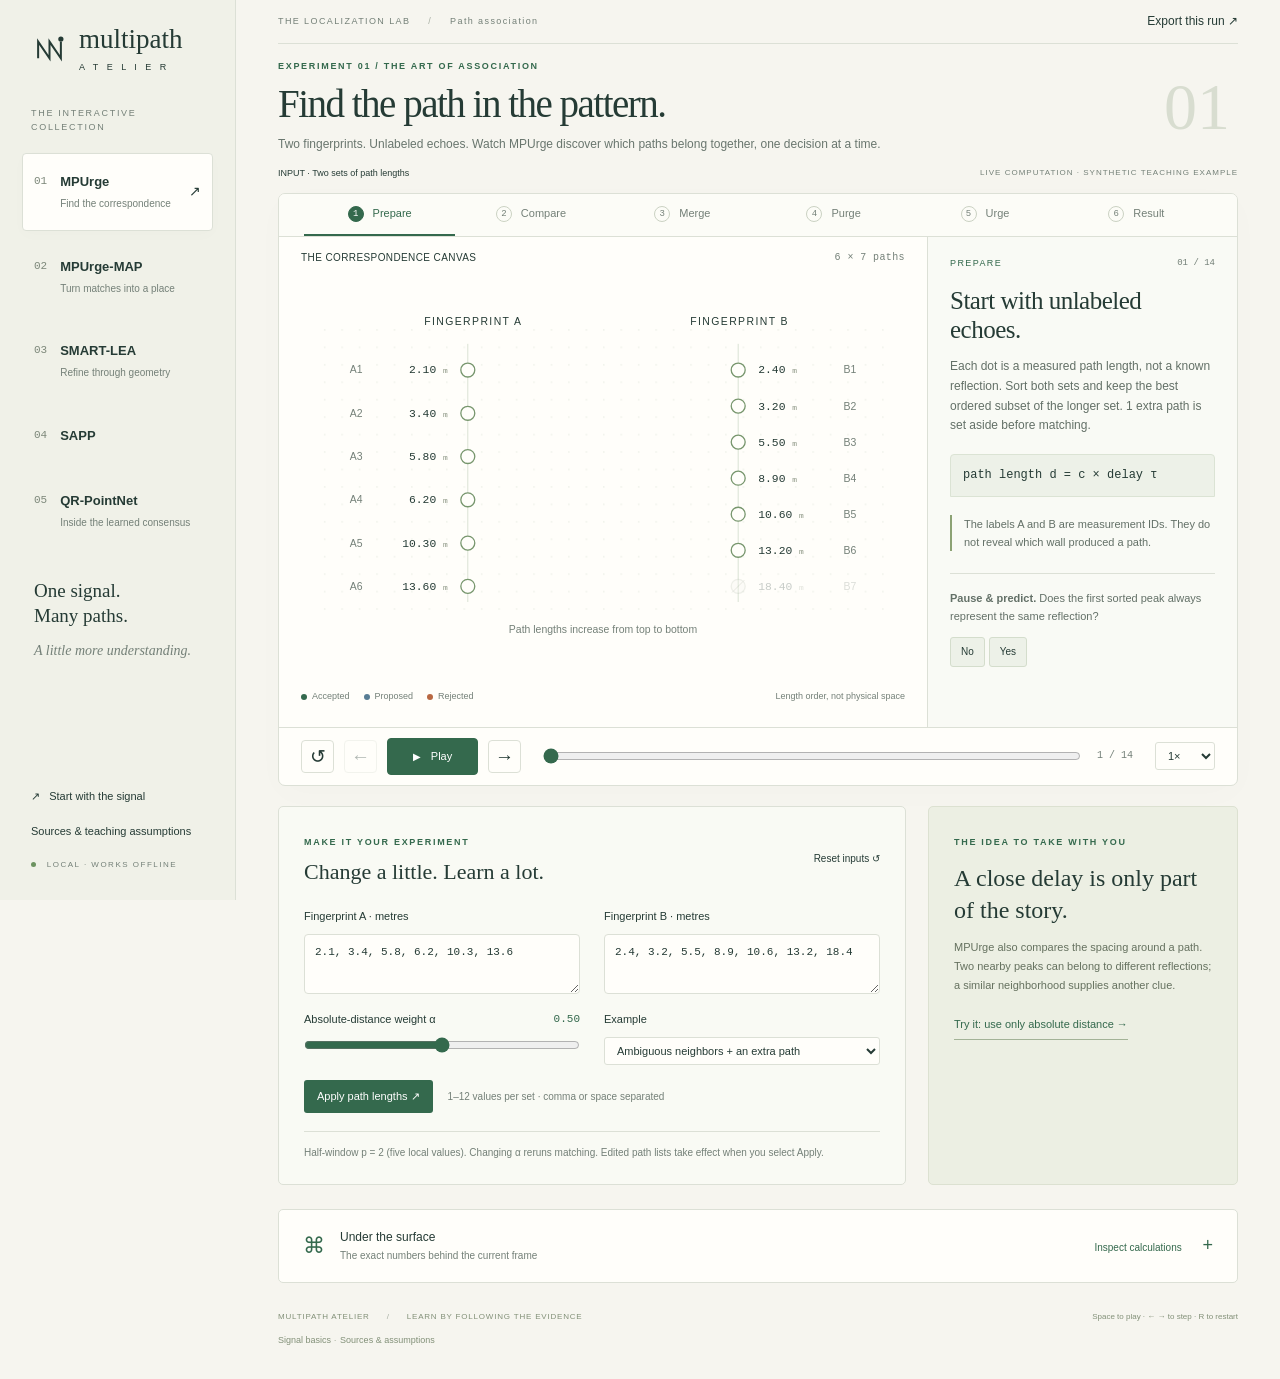
<file: index.html>
<!DOCTYPE html>
<html lang="en">
<head>
<meta charset="utf-8"><meta name="viewport" content="width=device-width,initial-scale=1">
<meta name="description" content="Explore MPUrge, MPUrge-MAP, SMART-LEA and SAPP, plus a component diagram of QR-PointNet's query-reference localization.">
<title>Multipath Atelier — an interactive localization lab</title>
<style>:root{--paper:#f6f5ef;--white:#fffefa;--ink:#253b35;--muted:#748078;--line:#dce0d6;--green:#34694d;--green-light:#e7eee2;--orange:#b86842;--blue:#587d94;--soft:#eef0e8;--serif:Georgia,'Times New Roman',serif;--sans:'Segoe UI',Arial,sans-serif;--mono:Consolas,'Courier New',monospace}*{box-sizing:border-box}body{margin:0;background:var(--paper);font-family:var(--sans);color:var(--ink);font-size:14px;line-height:1.55}button,input,select,textarea{font:inherit}button,a,input,select,summary{touch-action:manipulation}button{cursor:pointer}button{color:inherit}button:disabled{cursor:default;opacity:.35}a{color:inherit}button:focus-visible,a:focus-visible,input:focus-visible,select:focus-visible,summary:focus-visible,textarea:focus-visible,[role=button]:focus-visible{outline:3px solid #b86842;outline-offset:4px}button{border:0}button:hover:not(:disabled){filter:brightness(.94)}.sr-only{position:absolute;width:1px;height:1px;padding:0;overflow:hidden;clip:rect(0,0,0,0);white-space:nowrap}.skip{position:fixed;top:-100px;left:15px;padding:10px;background:white;z-index:100}.skip:focus{top:10px}.sidebar{position:fixed;inset:0 auto 0 0;width:236px;border-right:1px solid var(--line);display:flex;flex-direction:column;background:#f0f1e8;padding:37px 22px 24px;z-index:10}.brand{display:flex;align-items:center;gap:12px;text-decoration:none;margin:0 10px 62px;font-family:var(--serif);font-size:27px;line-height:1}.brand svg{width:35px;height:39px}.brand-sub{display:block;font:9px var(--sans);letter-spacing:3px;margin-top:9px}.nav-label{font-size:9px;letter-spacing:1.7px;color:var(--muted);margin:0 9px 18px}nav{display:grid;gap:7px}nav a{position:relative;display:flex;gap:13px;align-items:center;padding:18px 11px;text-decoration:none;border-radius:4px;border:1px solid transparent}nav a.active{background:var(--white);border-color:var(--line);box-shadow:0 4px 15px #253b3504}nav a:hover{background:#fffefa80}.nav-number{font:11px var(--mono);color:#7d887a;align-self:flex-start;padding-top:3px}nav b{display:block;font-size:13px;font-weight:600}nav small{font-size:10px;display:block;color:var(--muted);margin-top:4px}.nav-arrow{margin-left:auto;display:none}nav .active .nav-arrow{display:block}.sidebar-note{margin:48px 12px 25px}.mini-orbit{font-size:44px;color:#8e9e78;font-family:var(--serif)}.sidebar-note p{font:22px/1.35 var(--serif);margin:14px 0}.sidebar-note em{display:block;font-size:14px;color:var(--muted);margin-top:13px}.sidebar-bottom{margin-top:auto;padding:20px 9px 0;display:grid;gap:12px}.text-button{background:transparent;padding:3px 0;text-align:left;font-size:12px}.sidebar-bottom .text-button{font-size:11px}.offline{font-size:8px;letter-spacing:1.5px;color:var(--muted);margin-top:15px}.offline i{display:inline-block;width:5px;height:5px;border-radius:50%;background:#6c9360;margin-right:7px}main{margin-left:236px;padding:0 42px;max-width:1790px}.topbar{height:81px;border-bottom:1px solid var(--line);display:flex;align-items:center;justify-content:space-between;font-size:9px;letter-spacing:1.4px;color:var(--muted)}.slash{color:#a6aea2;padding:0 14px}.topbar button{color:var(--ink)}.intro{display:flex;align-items:center;justify-content:space-between;padding:33px 0 26px;gap:25px}.eyebrow{font-size:9px;letter-spacing:1.7px;color:var(--green);font-weight:600}.intro h1{font-family:var(--serif);font-size:48px;font-weight:400;letter-spacing:-1.5px;line-height:1.08;margin:13px 0 14px}.intro p{font-size:13px;color:#69766e;max-width:680px;margin:0;line-height:1.7}.chapter-index{font:86px/1 var(--serif);color:#d8ddd0;padding-right:8px}.lesson-meta{display:flex;justify-content:space-between;gap:15px;font-size:10px;margin-bottom:15px;color:var(--muted)}.lesson-meta>span:first-child{color:var(--ink)}.teaching-tag{font-size:8px;letter-spacing:1px}.teaching-tag span{padding:0 5px}.workspace{border:1px solid var(--line);background:var(--white);border-radius:7px;overflow:hidden;box-shadow:0 8px 35px #1e382c04}.phases{display:flex;border-bottom:1px solid var(--line);padding:0 25px;background:#fcfcf7;min-height:55px}.phase{background:transparent;flex:1;position:relative;display:flex;align-items:center;gap:9px;justify-content:center;font-size:11px;color:var(--muted);padding:16px 6px;border-bottom:2px solid transparent;white-space:nowrap}.phase .phase-dot{border:1px solid #cbd2c3;border-radius:50%;width:16px;height:16px;font:9px/14px var(--mono)}.phase.active{color:var(--green);border-bottom-color:var(--green)}.phase.active .phase-dot{background:var(--green);border-color:var(--green);color:#fff}.phase.complete .phase-dot{background:#e6ecdF;border-color:#e6ecdf}.stage-layout{display:grid;grid-template-columns:minmax(0,1fr) 310px;min-height:446px}.visual-panel{min-width:0;display:flex;flex-direction:column}.scene-header{display:flex;justify-content:space-between;gap:10px;padding:20px 25px 0;font-size:10px;font-weight:500;letter-spacing:.4px}.scene-header .mono{color:var(--muted);font-size:10px}.mono{font-family:var(--mono);font-variant-numeric:tabular-nums}.scene{flex:1;display:flex;align-items:center;padding:6px 10px;min-height:360px;overflow:hidden}.scene svg{width:100%;height:auto;max-height:400px;overflow:visible;display:block}.scene-footer{display:flex;justify-content:space-between;align-items:center;gap:12px;padding:10px 25px 18px;font-size:9px;color:var(--muted)}.scene-footer>span{max-width:180px;text-align:right}.legend{display:flex;gap:14px;flex-wrap:wrap}.legend span{display:inline-flex;align-items:center;gap:5px}.legend i{width:6px;height:6px;background:var(--green);border-radius:50%;display:inline-block}.legend .amber{background:var(--orange)}.legend .blue{background:var(--blue)}.legend .hollow{background:transparent;border:1px solid var(--ink)}.explanation{border-left:1px solid var(--line);background:#f9faf5;padding:25px 25px 20px;display:flex;flex-direction:column}.step-kicker{display:flex;justify-content:space-between;font-size:9px;letter-spacing:1.4px;color:var(--green);margin-bottom:23px}.step-kicker #stepCounter{font-family:var(--mono);color:var(--muted);letter-spacing:0}.explanation h2{font:27px/1.17 var(--serif);font-weight:400;margin:0 0 17px;letter-spacing:-.5px}.explanation p{font-size:12px;line-height:1.8;color:#637067;margin:0 0 15px}.formula{background:#edf1e8;border:1px solid #dbe3d4;border-radius:4px;padding:13px 14px;font:12px/1.7 var(--mono);margin:19px 0;overflow-wrap:anywhere}.formula small{display:block;font:10px/1.5 var(--sans);color:var(--muted);margin-top:7px}.reason{border-left:2px solid #8ca274;padding:0 0 0 12px;font-size:11px!important}.prediction{margin-top:auto;border-top:1px solid var(--line);padding-top:15px}.prediction:empty{border:0;padding:0}.prediction p{font-size:11px;margin:0 0 10px}.prediction button{background:#edf1e8;border:1px solid #d4ddcc;padding:6px 10px;margin:0 4px 5px 0;font-size:10px;border-radius:3px}.prediction .answer{font-size:11px;color:var(--green);margin-top:5px}.transport{border-top:1px solid var(--line);padding:13px 22px;display:flex;align-items:center;gap:10px}.icon-button{font-size:19px;border:1px solid var(--line);border-radius:4px;background:var(--white);width:33px;height:33px;display:inline-grid;place-items:center;line-height:1;flex-shrink:0}.play-button{border:1px solid var(--green);border-radius:4px;background:var(--green);color:white;font-size:11px;padding:9px 17px;min-width:91px;white-space:nowrap}.play-button span{font-size:10px;margin-right:7px}.scrubber{margin:0 12px;display:flex;gap:16px;align-items:center;flex:1;min-width:50px}.scrubber input{flex:1;min-width:10px}.scrubber span{font-size:10px;white-space:nowrap;color:var(--muted)}input[type=range]{accent-color:var(--green);height:16px;cursor:pointer;width:100%;margin:0}select{border:1px solid var(--line);background:var(--white);padding:6px 8px;border-radius:3px;color:var(--ink);font-size:11px}.below-grid{display:grid;grid-template-columns:minmax(0,1fr) 310px;gap:22px;margin-top:24px}.panel{border:1px solid var(--line);border-radius:5px;padding:23px 25px;background:#f9faf4}.section-heading{display:flex;align-items:center;justify-content:space-between;gap:10px;margin-bottom:21px}.panel h2{font:22px/1.3 var(--serif);font-weight:400;margin:7px 0 0}.section-heading button{font-size:10px;white-space:nowrap}.control-grid{display:grid;grid-template-columns:1fr 1fr;gap:17px 24px}.control{display:flex;flex-direction:column;gap:9px;font-size:11px}.control-title{display:flex;justify-content:space-between;gap:8px}.control-title output{font-family:var(--mono);color:var(--green)}.control textarea{resize:vertical;width:100%;min-height:60px;border:1px solid var(--line);background:var(--white);padding:9px 10px;border-radius:4px;font:11px/1.6 var(--mono);color:var(--ink)}.control .check-row{display:flex;align-items:center;gap:8px;height:23px}.check-row input{accent-color:var(--green)}.apply-row{display:flex;align-items:center;gap:15px;margin-top:15px}.apply-button{background:var(--green);color:white;padding:8px 13px;font-size:11px;border-radius:3px}.apply-row span{font-size:10px;color:var(--muted)}.experiment-note{color:var(--muted);font-size:10px;margin-top:18px;border-top:1px solid var(--line);padding-top:13px}.insight{background:#ecefe3;border-color:#dce1d1}.insight h2{font-size:24px;margin:12px 0}.insight p{color:#65715f;font-size:11px;line-height:1.75}.challenge-button{margin-top:10px;background:transparent;border-bottom:1px solid #a3b397;padding:0 0 6px;font-size:11px;text-align:left;color:var(--green)}.challenge-result:empty{display:none}#inputError{font-size:11px;color:#a34430;margin-top:10px}.inspector{border:1px solid var(--line);border-radius:5px;margin:24px 0 0;background:var(--white)}.inspector summary{list-style:none;cursor:pointer;display:flex;justify-content:space-between;align-items:center;gap:15px;padding:18px 24px}.inspector summary::-webkit-details-marker{display:none}.inspector summary>div{display:flex;align-items:center;gap:15px}.inspector-icon{font-size:22px;color:var(--green)}.inspector summary b{font-size:12px;font-weight:500;display:block}.inspector summary small{display:block;font-size:10px;color:var(--muted);margin-top:2px}.details-toggle{font-size:10px;color:var(--green)}.details-toggle span{font-size:18px;padding-left:18px}.inspector[open] .details-toggle span{display:inline-block;transform:rotate(45deg)}.numerical{border-top:1px solid var(--line);padding:24px;overflow:hidden}.numerical h3{font:22px var(--serif);margin:0 0 10px}.numerical p{font-size:12px;color:#637067}.numbers-grid{display:grid;grid-template-columns:minmax(0,1fr) minmax(210px,.7fr);gap:25px}.table-scroll{overflow:auto;max-height:370px}table{border-collapse:collapse;font:11px var(--mono);width:100%;text-align:right;white-space:nowrap}th{font:10px var(--sans);font-weight:500;background:#f0f3e9;position:sticky;top:0;z-index:1}th,td{border-bottom:1px solid #e3e6dd;padding:9px 10px}th:first-child,td:first-child{text-align:left}tr.active{background:#e3eddd}td button{width:100%;background:transparent;font:inherit;padding:2px 4px;color:var(--ink)}td.best{background:#dfead8}td.selected-cell{outline:2px solid var(--green);outline-offset:-2px}.metric-row{display:flex;gap:20px;flex-wrap:wrap;margin:18px 0}.metric{border-left:2px solid #a8b899;padding-left:12px}.metric strong{display:block;font:25px var(--serif)}.metric small{font-size:10px;color:var(--muted)}.code{font:11px/1.9 var(--mono);padding:15px;background:#f0f3e9;border-radius:4px;white-space:pre-wrap;overflow-wrap:anywhere}.pill{display:inline-block;background:#e3eddb;padding:3px 7px;border-radius:3px;font-size:10px}.debug-note{border-left:2px solid var(--orange);padding-left:14px;margin:16px 0}.inspect-select{display:flex;gap:10px;align-items:center;margin-bottom:16px;font-size:11px}footer{display:flex;justify-content:space-between;gap:12px;padding:28px 0;color:#829078;font-size:8px;letter-spacing:.8px}footer span:last-child{letter-spacing:0}dialog{border:1px solid var(--line);border-radius:8px;max-width:740px;width:calc(100% - 40px);background:var(--white);color:var(--ink);padding:25px 35px 35px;max-height:85vh;box-shadow:0 30px 100px #253b3520}dialog::backdrop{background:#1d302d70;backdrop-filter:blur(3px)}.dialog-top{display:flex;align-items:center;justify-content:space-between}.dialog-top button{background:transparent;border:0}dialog h2{font:34px/1.2 var(--serif);font-weight:400;margin:15px 0 24px}dialog h3{font:21px var(--serif);margin:26px 0 10px}dialog p,dialog li{font-size:13px;line-height:1.8;color:#627065}dialog code{font:11px var(--mono);overflow-wrap:anywhere}dialog a{color:var(--green);text-underline-offset:3px}.toast{position:fixed;bottom:24px;left:50%;transform:translate(-50%,15px);background:var(--ink);color:#fff;padding:12px 20px;border-radius:5px;font-size:12px;opacity:0;pointer-events:none;transition:.2s;z-index:30}.toast.visible{opacity:1;transform:translate(-50%,0)}svg text{font-family:var(--sans);fill:var(--ink)}svg .mono{font-family:var(--mono)}svg .small{font-size:11px;fill:var(--muted)}svg .axis-label{font-size:10px;fill:#8c978b}svg .node{cursor:pointer}svg .edge{stroke-dasharray:800;stroke-dashoffset:0;animation:draw .7s ease-out;fill:none}svg .candidate{stroke-dasharray:5 5;animation:flow 1.4s linear infinite}svg .appear{animation:appear .5s ease both}svg .ring{animation:ring .65s ease-out;transform-box:fill-box;transform-origin:center}.trajectory{stroke-dasharray:800;animation:draw 1s ease both}.move-point{animation:move-point .75s ease both}.diagram-link{cursor:pointer}.diagram-link:hover{filter:brightness(.8)}.selected-halo{fill:none;stroke:var(--orange);stroke-width:2;stroke-dasharray:3 3}.heat-cell{transition:fill .4s,opacity .4s}.svg-tooltip{font-size:10px}.empty-note{font:20px var(--serif);text-align:center;padding:50px;color:var(--muted)}.density-legend{font-size:10px}.bar{transition:width .5s}.muted{color:var(--muted)}.good{color:var(--green)}.bad{color:var(--orange)}.inline-heading{display:flex;align-items:center;justify-content:space-between;gap:15px}.inline-heading button{font-size:10px}.scroll-hint{font-size:9px;color:var(--muted)}.score-bar{display:inline-block;height:5px;background:#7f9c6d;max-width:120px;vertical-align:middle;border-radius:1px;margin-right:6px}
@keyframes draw{from{stroke-dashoffset:800}to{stroke-dashoffset:0}}@keyframes flow{to{stroke-dashoffset:-20}}@keyframes appear{from{opacity:0;transform:translateY(3px)}to{opacity:1;transform:translateY(0)}}@keyframes ring{from{opacity:0}to{opacity:1}}@keyframes move-point{from{transform:translate(var(--dx),var(--dy))}to{transform:translate(0,0)}}
@media(min-width:1650px){main{padding:0 64px}.stage-layout{grid-template-columns:minmax(0,1fr) 350px}.below-grid{grid-template-columns:minmax(0,1fr) 350px}.scene{min-height:410px}.scene svg{max-height:430px}.explanation{padding:30px}.intro h1{font-size:55px}}
@media(max-width:1200px){.sidebar{width:205px;padding:30px 13px 20px}.brand{font-size:24px}.brand svg{width:30px}main{margin-left:205px;padding:0 25px}.stage-layout{grid-template-columns:minmax(0,1fr) 270px}.below-grid{grid-template-columns:minmax(0,1fr) 270px}.explanation{padding:21px}.intro h1{font-size:41px}.phase{font-size:10px;gap:5px}.phases{padding:0 12px}.scene{min-height:345px}.scene-footer{padding:10px 17px 15px}.scene-footer>span{display:none}.chapter-index{font-size:70px}.panel{padding:21px}.teaching-tag{font-size:7px}.nav-number{font-size:10px}.nav-label{font-size:8px}.nav-arrow{font-size:12px}}
@media(max-width:1000px){.sidebar{position:relative;width:100%;height:auto;display:block;padding:20px 25px 0;border-right:0;border-bottom:1px solid var(--line)}.brand{margin:0 0 20px;font-size:25px}.brand svg{width:28px;height:30px}.brand-sub{font-size:7px;margin-top:6px}nav{display:flex;gap:10px}nav a{flex:1;padding:13px 10px;border-radius:4px 4px 0 0}.nav-label,.sidebar-note,.sidebar-bottom,.nav-arrow{display:none!important}nav a.active{border-bottom-color:var(--white)}main{margin-left:0;padding:0 25px}.topbar{height:60px}.intro{padding:27px 0}.stage-layout{grid-template-columns:minmax(0,1fr) 280px}.scene{min-height:355px}.below-grid{grid-template-columns:minmax(0,1fr) 280px}.chapter-index{font-size:65px}.numbers-grid{grid-template-columns:1fr 1fr}}
@media(max-width:720px){.sidebar{padding:18px 16px 0}.brand{font-size:22px;margin-bottom:16px}nav{gap:2px}nav a{padding:12px 6px;gap:6px}nav b{font-size:10px}nav small{display:none}.nav-number{font-size:8px;padding-top:2px}main{padding:0 16px}.topbar{font-size:7px;letter-spacing:.7px;height:52px}.topbar .slash{padding:0 6px}.topbar button{font-size:10px}.intro{padding:25px 0 20px}.intro h1{font-size:35px;max-width:460px}.intro p{font-size:12px}.chapter-index{display:none}.lesson-meta{font-size:9px;display:block}.teaching-tag{display:block;margin-top:5px;font-size:7px}.phases{padding:0 6px;overflow-x:auto}.phase{font-size:9px;padding:13px 6px}.phase-dot{display:none}.stage-layout{display:flex;flex-direction:column}.scene{min-height:260px;padding:0 4px}.scene svg{max-height:330px}.scene-header{padding:17px 17px 5px;font-size:10px}.explanation{border-left:0;border-top:1px solid var(--line);padding:20px;min-height:260px}.step-kicker{margin-bottom:13px}.explanation h2{font-size:25px;margin-bottom:12px}.formula{margin:12px 0}.prediction{margin-top:7px}.transport{padding:12px;gap:5px;flex-wrap:wrap}.icon-button{width:31px;height:31px}.play-button{min-width:76px;padding:8px 10px}.scrubber{margin:0 5px;gap:5px}.scrubber span{font-size:9px}.speed-label select{padding:5px 2px;font-size:10px}.below-grid{display:block;margin-top:18px}.panel{padding:20px;margin-bottom:16px}.control-grid{gap:16px}.inspector{margin-top:18px}.inspector summary{padding:15px}.inspector summary small{font-size:9px}.details-toggle{font-size:0}.details-toggle span{font-size:18px}.numerical{padding:17px}.numbers-grid{grid-template-columns:1fr}.panel h2{font-size:22px}.section-heading button{font-size:9px}footer{font-size:7px;line-height:1.8;display:block;padding:20px 0}footer>span{display:block}dialog{padding:20px}dialog h2{font-size:28px}.scene-footer{font-size:8px}.legend{gap:10px}.metric strong{font-size:22px}}
@media(prefers-reduced-motion:reduce){*,*::before,*::after{animation:none!important;transition:none!important;scroll-behavior:auto!important}}
@media print{.sidebar,.transport,.controls,.topbar button,.sidebar-bottom,footer,.below-grid,.phases{display:none}main{margin:0;padding:15px}.stage-layout{display:block}.explanation{border:0}.scene{height:400px}.inspector{break-before:page}.intro h1{font-size:30px}body{background:#fff}}
.sidebar{overflow-y:auto}.sidebar>*{flex-shrink:0}.selected-halo{pointer-events:none}.selection-summary{min-height:34px;margin:0 22px;padding:7px 0;border-top:1px solid var(--line);display:flex;justify-content:space-between;align-items:center;gap:12px;font:11px/1.45 var(--sans);color:var(--green)}.selection-summary:empty{border-color:transparent}.selection-summary .text-button{font-size:11px;white-space:nowrap;text-decoration:underline;text-underline-offset:3px}.legend .total{background:#2e4f3c;border-radius:0;width:16px;height:2px}.color-key{width:280px;max-width:100%;display:block}.color-key>span{font-size:10px}.color-ramp{height:7px;margin:6px 0 4px;background:linear-gradient(to right,rgb(243,246,232),rgb(76,117,70));border-radius:2px}.color-ticks{display:flex;justify-content:space-between;font:9px var(--mono);color:#53654f}.color-ticks b{font-weight:400}.legend .scale-note{font-size:10px;max-width:190px;line-height:1.4}.scene-footer{min-height:66px}.scene.static-frame *{animation:none!important;transition:none!important}#modalContent svg *{animation:none!important}.diagram-link:focus-visible{outline:2px solid #233e30;outline-offset:3px}.explanation{scrollbar-width:thin;scrollbar-color:#bdcbb1 transparent}.explanation:focus-visible{outline:2px solid var(--green);outline-offset:-3px}
@media(min-width:1001px) and (max-height:900px){.sidebar{padding-top:26px}.brand{margin-bottom:35px}.sidebar-note{margin:24px 12px 8px}.sidebar-note .mini-orbit{font-size:32px}.sidebar-note p{font-size:19px;margin:8px 0}.sidebar-bottom{padding-top:15px}.offline{margin-top:4px}.topbar{height:48px}.intro{padding:20px 0 17px}.intro h1{font-size:39px;margin:9px 0 10px}.intro p{font-size:12px;line-height:1.55}.chapter-index{font-size:66px}.lesson-meta{margin-bottom:12px;font-size:9px}.phases{min-height:43px}.phase{padding:11px 6px}.stage-layout{height:clamp(355px,calc(100vh - 303px),490px);min-height:0}.scene{min-height:0;padding:0 10px;overflow:hidden}.scene svg{max-height:100%;height:100%}.visual-panel{min-height:0}.scene-header{padding:13px 22px 6px}.scene-footer{padding:8px 22px 12px;min-height:56px}.explanation{overflow-y:auto;padding:20px 22px 16px}.step-kicker{margin-bottom:15px}.explanation h2{font-size:25px;margin-bottom:13px}.explanation p{line-height:1.65;margin-bottom:12px}.explanation .formula{margin:14px 0;padding:10px 12px}.prediction{margin-top:10px}.transport{padding:10px 22px}.below-grid{margin-top:20px}}
@media(min-width:1001px) and (max-height:720px){.sidebar-note{display:none}.brand{margin-bottom:25px}.intro{padding:14px 0}.intro h1{font-size:34px}.stage-layout{height:calc(100vh - 303px);min-height:320px}}
@media(min-width:721px) and (max-width:1100px){.stage-layout{grid-template-columns:minmax(0,1fr) 250px}.explanation{padding:18px}.scene-header{padding-left:15px;padding-right:15px}.selection-summary{margin:0 15px}.scene-footer{padding-left:15px;padding-right:15px}.chapter-index{display:none}.intro h1{font-size:35px}}
.control-grid{grid-template-columns:repeat(2,minmax(0,1fr))}.control select{width:100%;min-width:0}footer .text-button{font-size:9px;margin-top:8px}.inspect-select{flex-wrap:wrap}.inspector[open] summary{border-bottom:0}@media(max-width:480px){.control-grid{grid-template-columns:1fr}.section-heading{align-items:flex-start}.section-heading h2{font-size:21px}.control textarea{min-height:53px}.scene{min-height:235px}.scene svg text{font-size:13px}.scene svg text.small{font-size:10px}.scene svg text.axis-label{font-size:11px}}

@media(min-width:1001px) and (max-height:900px){.topbar{height:44px}.intro{padding-top:16px;padding-bottom:13px}.sidebar-note .mini-orbit{display:none}.sidebar-note{margin-top:20px}.sidebar-bottom{padding-bottom:5px}}

.selection-summary:empty{display:none}
.stage-layout{position:relative}.explanation-scroll-hint{position:absolute;right:0;bottom:0;padding:17px 20px 7px;background:linear-gradient(transparent,#f9faf5 45%);font-size:10px;color:var(--green);pointer-events:none;text-align:right;z-index:2}

@media(min-width:1001px){#scene svg text[font-size="8"],#scene svg text[font-size="9"],#scene svg text[font-size="10"],#scene svg text[font-size="11"],#scene svg .small,#scene svg .axis-label{font-size:12px}}
.scene-tools{display:flex;align-items:center;gap:4px;font:11px var(--sans);letter-spacing:0}.scene-tools[hidden]{display:none}.scene-tools>span{margin-right:4px;color:var(--muted)}.scene-tools button{min-width:25px;height:26px;background:#f5f7ef;border:1px solid #d8e0d0;border-radius:3px;font:11px var(--sans);padding:3px 6px}.scene-tools button[aria-pressed="true"]{background:var(--green);color:white;border-color:var(--green)}.scene-tools .count-jump{margin-left:5px;white-space:nowrap}.scene-header:has(.scene-tools:not([hidden])){align-items:center;min-height:45px;flex-wrap:wrap}.scene-tools button:focus-visible{outline:2px solid var(--green);outline-offset:2px}@media(max-width:720px){.scene-tools{flex-wrap:wrap}.scene-header:has(.scene-tools:not([hidden])){gap:9px}}
[hidden]{display:none!important}.lesson-meta{align-items:center}#methodMap{font-size:10px;color:var(--green);padding:0;text-decoration:underline;text-underline-offset:3px}.scene-tools label{display:flex;align-items:center;gap:4px;margin-left:5px;white-space:nowrap}.scene-tools select{font-size:10px;padding:4px 3px}.step-detail{font-size:12px;line-height:1.7;color:#536358;margin:14px 0;padding-left:19px}.step-detail li{padding-left:3px;margin-bottom:12px}.step-detail li::marker{color:var(--green);font-weight:600}.worked-example{background:#edf2e7;border-left:3px solid #8ea17e;padding:12px;margin:14px 0;font-size:12px}.worked-example>b{display:block;color:var(--green);font-size:11px;margin-bottom:7px}.worked-example p:last-child{margin:8px 0 0}.worked-example .mono{line-height:1.7;font-size:11px}.equation-block{margin:18px 0}.equation-block .formula{margin:0!important;border-radius:4px 4px 0 0}.formula-key{border:1px solid #dbe3d4;border-top:0;border-radius:0 0 4px 4px;background:#f4f6ef;padding:12px}.key-title,.step-references>span{display:block;font-size:9px;letter-spacing:1.2px;color:var(--green);font-weight:600}.formula-key dl{margin:10px 0 0}.formula-key dl>div{padding:7px 0;border-top:1px solid #e0e6d9}.formula-key dt{font:12px var(--mono);color:var(--ink);margin-bottom:4px}.formula-key dd{font-size:11px;line-height:1.6;color:#526354;margin:0}.step-references{padding-top:5px}.step-link{display:block;background:transparent;padding:5px 0;font-size:11px;color:var(--green);text-align:left;text-decoration:underline;text-underline-offset:3px}.explanation .open-method-map{font-size:11px}.method-overview{margin-top:24px;padding:23px 25px;background:var(--white);border:1px solid var(--line);border-radius:6px}.method-heading{display:flex;align-items:end;justify-content:space-between;gap:20px;margin-bottom:20px}.method-heading h2{font:27px/1.2 var(--serif);margin:7px 0 0}.method-heading>span{font-size:11px;color:var(--muted);white-space:nowrap}.method-lane h3{font-size:12px;font-family:var(--sans);font-weight:600;margin:0 0 12px;display:flex;align-items:center;gap:10px}.method-lane h3>b{font:11px var(--mono);background:#e7eee2;color:var(--green);padding:3px 7px;border-radius:3px}.method-lane h3 small{font-size:10px;font-weight:400;color:var(--muted);margin-left:auto}.method-flow{display:grid;grid-template-columns:repeat(4,minmax(0,1fr));gap:25px;align-items:stretch}.method-flow> *{position:relative}.method-flow> :not(:last-child)::after{content:'→';position:absolute;left:calc(100% + 6px);top:50%;transform:translateY(-50%);font:18px var(--sans);color:#829778;pointer-events:none}.method-node{display:flex;flex-direction:column;justify-content:center;gap:5px;text-align:left;border:1px solid #dce3d4;border-radius:4px;background:#f5f7ef;padding:12px;min-width:0;width:100%}.method-node>span{font:9px var(--mono);color:#667d5b;letter-spacing:.5px}.method-node>b{font:17px/1.2 var(--serif);font-weight:400}.method-node>small{font:11px/1.5 var(--sans);color:#586b5d}.method-node.current{border-color:var(--green);box-shadow:inset 0 0 0 1px var(--green)}.method-split{display:flex;flex-direction:column;gap:8px}.method-split .method-node{padding:9px 11px;flex:1}.method-split .method-node>b{font-size:15px}.method-transfer{display:flex;gap:12px;align-items:center;margin:16px 0;padding:10px 15px;border:1px dashed #bac9ac;border-radius:4px}.method-transfer>span{font-size:25px;color:var(--green)}.method-transfer p{font-size:11px;line-height:1.6;margin:0;color:#5e6d62}.query-lane .method-node{background:#f2f5f6;border-color:#d8e1e4}.query-lane .method-node.current{border-color:var(--green)}.method-note{font-size:10px;line-height:1.5;color:var(--muted);margin:15px 0 0}.method-dialog{max-width:1080px;max-height:94vh;padding:14px 25px 23px}.method-dialog .method-heading{margin-bottom:14px}.method-dialog .method-heading h2{font-size:26px}.method-dialog .method-note{font-size:10px;line-height:1.5}.method-dialog .method-transfer p{font-size:11px;line-height:1.6}.method-dialog .dialog-top{min-height:25px}.method-dialog .method-transfer{margin:12px 0}.method-dialog .method-lane h3{margin:0 0 10px}.method-dialog .method-node{padding:10px}.method-dialog .method-split .method-node{padding:8px 10px}@media(max-width:1000px){.method-heading{align-items:start;flex-direction:column;gap:8px}.method-flow{gap:20px}.method-flow> :not(:last-child)::after{left:calc(100% + 3px)}.method-lane h3{flex-wrap:wrap}.method-lane h3 small{margin-left:0}}@media(max-width:720px){.method-overview{padding:20px 17px}.method-flow{grid-template-columns:1fr;gap:22px}.method-flow> :not(:last-child)::after{content:'↓';top:100%;left:50%;transform:translateX(-50%);line-height:22px}.method-node{padding:13px}.method-split{gap:8px}.method-lane h3 small{flex-basis:100%}.method-dialog{padding:15px}.method-heading>span{white-space:normal}.scene-tools{flex-wrap:wrap}.scene-tools label{margin:0 5px 0 0}.lesson-meta #methodMap{margin-top:6px}.method-heading h2{font-size:24px}}

/* Architecture only: no QR model weights or synthetic inference are embedded. */
[hidden] { display: none !important; }
.qr-architecture { --qr-accent: #9c5435; }
.qr-toolbar { display: flex; justify-content: space-between; align-items: center; gap: 20px; margin: 8px 0 22px; }
.qr-toolbar p { margin: 5px 0 0; color: var(--muted); font-size: 13px; }
.qr-switch { display: flex; margin: 0; padding: 4px; border: 1px solid var(--line); border-radius: 6px; background: #eaece3; gap: 3px; flex-shrink: 0; }
.qr-switch label { position: relative; cursor: pointer; }
.qr-switch input { position: absolute; opacity: 0; width: 1px; height: 1px; }
.qr-switch label > span { display: block; padding: 9px 15px; border-radius: 4px; color: #58665e; font-size: 12px; font-weight: 600; }
.qr-switch small { display: block; font-size: 9px; font-weight: 400; margin-top: 2px; }
.qr-switch input:checked + span { background: var(--white); color: var(--green); box-shadow: 0 1px 4px #253b3512; }
.qr-switch input:focus-visible + span { outline: 2px solid var(--green); outline-offset: 2px; }
.qr-figure { margin: 0; }
.qr-flow { display: grid; grid-template-columns: repeat(4, minmax(0, 1fr)); gap: 25px; align-items: stretch; }
.qr-block { position: relative; padding: 20px 16px 18px; border: 1px solid #d3dace; border-top: 3px solid var(--green); background: var(--white); border-radius: 5px; min-width: 0; }
.qr-block-label { display: flex; align-items: center; gap: 8px; font: 9px var(--mono); letter-spacing: 1px; color: #68776d; }
.qr-block-label > span { display: grid; place-items: center; width: 23px; height: 23px; border: 1px solid var(--line); border-radius: 50%; letter-spacing: 0; }
.qr-block h2 { font: 24px/1.13 var(--serif); letter-spacing: -.6px; margin: 16px 0 20px; min-height: 55px; }
.qr-block p { color: #58695e; font-size: 12px; line-height: 1.65; margin: 14px 0 0; }
.qr-inputs { display: grid; grid-template-columns: 1fr 1fr; gap: 7px; }
.qr-inputs > div { background: #f0f3ec; padding: 9px 8px; border-radius: 3px; min-width: 0; }
.qr-inputs b { display: block; font-size: 11px; }
.qr-inputs small { display: block; font-size: 9px; margin-top: 3px; color: #59695f; }
.qr-peaks { display: block; width: 100%; height: 28px; margin-top: 12px; stroke: var(--green); stroke-width: 9; fill: none; }
.qr-inner-arrow { text-align: center; color: #647a68; font: 10px var(--mono); padding: 12px 0; }
.qr-operation { padding: 12px 10px; border: 1px solid #d6dfcf; border-radius: 3px; background: #edf2e8; font-size: 12px; font-weight: 600; line-height: 1.5; }
.qr-operation > span { display: block; font-weight: 400; font-size: 10px; margin-top: 5px; color: #566650; }
.qr-side-input { padding-left: 10px; border-left: 2px solid #a6bca6; margin: 15px 0; font-size: 11px; }
.qr-side-input b, .qr-side-input span { display: block; }
.qr-side-input span { color: #58695e; margin-top: 4px; }
.qr-equation { font: 12px/1.9 var(--mono); overflow-wrap: anywhere; margin-top: 13px; color: var(--ink); }
.qr-equation sub { font-size: .76em; }
.qr-edge { position: absolute; width: 24px; height: 1px; right: -25px; top: 50%; background: #8b9f8c; font-size: 0; z-index: 1; }
.qr-edge::after { content: ''; position: absolute; right: 0; top: -3px; width: 6px; height: 6px; border-top: 1px solid #8b9f8c; border-right: 1px solid #8b9f8c; transform: rotate(45deg); }
.qr-vote { border-top-color: var(--qr-accent); }
.qr-latent { padding: 11px 10px 0; margin-bottom: 10px; background: #f7eee6; border: 1px dashed #d7b19d; border-radius: 3px; color: #824629; }
.qr-latent b { font-size: 12px; }
.qr-latent span { display: block; font-size: 10px; line-height: 1.6; margin-top: 4px; }
.qr-latent > span:last-child { text-align: center; font-size: 16px; }
.qr-consensus { background: #f0f4eb; }
.qr-readout { position: relative; display: grid; grid-template-columns: 1fr 1.35fr auto; gap: 30px; align-items: center; padding: 24px; border-radius: 5px; background: #294d3d; color: #f4f6ee; margin-top: 24px; }
.qr-readout::before { content: ''; position: absolute; top: -24px; right: 12%; width: 1px; height: 24px; background: #8b9f8c; }
.qr-readout::after { content: ''; position: absolute; top: -8px; right: calc(12% - 3px); width: 6px; height: 6px; border-right: 1px solid #8b9f8c; border-bottom: 1px solid #8b9f8c; transform: rotate(45deg); }
.qr-readout .eyebrow { color: #c0d2bd; font-size: 9px; }
.qr-readout h2 { font: 27px/1.15 var(--serif); margin: 10px 0; letter-spacing: -.5px; }
.qr-readout .qr-equation { color: #f4f6ee; }
.qr-readout p { margin: 0; font-size: 12px; line-height: 1.7; color: #e0e8dc; }
.qr-readout .qr-unit-note { margin-top: 10px; font-size: 11px; color: #c1d2be; }
.qr-count { border-left: 1px solid #6d88734d; padding-left: 25px; min-width: 125px; display: flex; flex-direction: column; text-align: center; gap: 1px; }
.qr-count b { font: 19px var(--mono); }
.qr-count span { font-size: 9px; color: #c1d2be; }
.qr-count span[aria-hidden] { margin: 4px 0; }
.qr-figure figcaption { font-size: 11px; line-height: 1.7; color: #647268; padding: 12px 1px; max-width: 930px; }
.qr-notes { display: grid; grid-template-columns: 1fr 1fr; gap: 30px; margin: 20px 0 25px; }
.qr-note { border-top: 1px solid #bfcdbb; padding: 22px 0 0; }
.qr-note h2 { font: 23px/1.25 var(--serif); margin: 9px 0 14px; }
.qr-note p { font-size: 12px; line-height: 1.8; color: #5b6b60; margin: 8px 0; }
.qr-caution { border-top-color: #cda990; }
.qr-caution .eyebrow { color: #9c5435; }
.qr-details { border: 1px solid var(--line); border-radius: 5px; background: var(--white); }
.qr-details summary { padding: 18px 20px; cursor: pointer; font-size: 12px; font-weight: 600; }
.qr-details summary > span { float: right; }
.qr-details-content { display: grid; grid-template-columns: 1fr 1fr; gap: 32px; padding: 0 22px 20px; }
.qr-details-content h3 { font: 19px var(--serif); }
.qr-details-content p { font-size: 12px; line-height: 1.75; color: #5b6b60; }
.qr-details-content .qr-equation { padding: 12px; background: var(--soft); font-size: 11px; }
.qr-scope { margin: 22px 0; color: #68756c; font-size: 10px; line-height: 1.8; max-width: 1000px; }
.qr-scope b { color: var(--ink); }
@media (max-width: 1200px) and (min-width: 1001px) {
  .qr-flow { gap: 18px; }
  .qr-block { padding: 16px 11px; }
  .qr-block-label { font-size: 8px; letter-spacing: .5px; gap: 5px; }
  .qr-block h2 { font-size: 22px; }
  .qr-edge { width: 17px; right: -18px; }
}
@media (max-width: 1000px) {
  nav { flex-wrap: wrap; }
  nav a { flex: 1 1 140px; }
  .qr-flow { grid-template-columns: 1fr; gap: 27px; }
  .qr-block { padding: 22px; }
  .qr-block h2 { min-height: 0; margin: 12px 0 20px; font-size: 27px; }
  .qr-block-label { font-size: 10px; }
  .qr-block p { font-size: 13px; }
  .qr-operation { font-size: 14px; }
  .qr-operation > span, .qr-side-input, .qr-latent span { font-size: 12px; }
  .qr-inputs b, .qr-latent b { font-size: 13px; }
  .qr-inputs small { font-size: 11px; }
  .qr-equation { font-size: 13px; }
  .qr-edge { top: auto; right: 50%; bottom: -28px; width: 1px; height: 27px; }
  .qr-edge::after { top: auto; bottom: 0; right: -3px; transform: rotate(135deg); }
  .qr-readout { grid-template-columns: 1fr 1fr; }
  .qr-readout::before { right: 50%; }
  .qr-readout::after { right: calc(50% - 3px); }
  .qr-count { grid-column: 1 / -1; flex-direction: row; align-items: center; justify-content: center; flex-wrap: wrap; border-left: 0; padding: 16px 0 0; border-top: 1px solid #6d88734d; gap: 8px; }
  .qr-count span[aria-hidden] { transform: rotate(-90deg); margin: 0 6px; }
}
@media (max-width: 720px) {
  nav a { flex: 1 1 30%; }
  .qr-toolbar { flex-direction: column; align-items: stretch; gap: 16px; }
  .qr-switch { align-self: flex-start; }
  .qr-switch label > span { padding: 10px 20px; }
  .qr-readout { grid-template-columns: 1fr; gap: 17px; padding: 22px; }
  .qr-readout p, .qr-note p, .qr-details-content p { font-size: 13px; }
  .qr-count { gap: 5px; }
  .qr-count b { font-size: 15px; }
  .qr-count span { font-size: 9px; }
  .qr-count span[aria-hidden] { margin: 0 2px; }
  .qr-notes, .qr-details-content { grid-template-columns: 1fr; gap: 22px; }
  .qr-details summary { line-height: 1.7; }
  .qr-figure figcaption, .qr-scope { font-size: 11px; }
}
@media print {
  .qr-toolbar { display: none; }
  .qr-flow { grid-template-columns: 1fr 1fr; }
  .qr-edge, .qr-readout::before, .qr-readout::after { display: none; }
  .qr-block, .qr-readout, .qr-note { break-inside: avoid; }
  .qr-readout { print-color-adjust: exact; -webkit-print-color-adjust: exact; }
}
</style>
</head>
<body>
<a class="skip" href="#main">Skip to the experiment</a>
<aside class="sidebar">
  <a class="brand" href="#mpurge" aria-label="Multipath Atelier home"><svg viewBox="0 0 40 40" aria-hidden="true"><path d="M7 30V11l13 19V11l13 19V11" fill="none" stroke="currentColor" stroke-width="2.3"/><circle cx="33" cy="8" r="3" fill="currentColor"/></svg><span>multipath<span class="brand-sub">A T E L I E R</span></span></a>
  <div class="nav-label">THE INTERACTIVE COLLECTION</div>
  <nav aria-label="Algorithm lessons">
    <a href="#mpurge" data-lesson="mpurge"><span class="nav-number">01</span><span><b>MPUrge</b><small>Find the correspondence</small></span><span class="nav-arrow">↗</span></a>
    <a href="#map" data-lesson="map"><span class="nav-number">02</span><span><b>MPUrge-MAP</b><small>Turn matches into a place</small></span><span class="nav-arrow">↗</span></a>
    <a href="#smart" data-lesson="smart"><span class="nav-number">03</span><span><b>SMART-LEA</b><small>Refine through geometry</small></span><span class="nav-arrow">↗</span></a>
    <a href="#sapp" data-lesson="sapp"><span class="nav-number">04</span><span><b>SAPP</b></span><span class="nav-arrow">↗</span></a>
    <a href="#qr" data-lesson="qr"><span class="nav-number">05</span><span><b>QR-PointNet</b><small>Inside the learned consensus</small></span><span class="nav-arrow">↗</span></a>
  </nav>
  <div class="sidebar-note"><span class="mini-orbit" aria-hidden="true">◎</span><p>One signal.<br>Many paths.<br><em>A little more understanding.</em></p></div>
  <div class="sidebar-bottom"><button id="fundamentals" class="text-button">↗ &nbsp; Start with the signal</button><button id="about" class="text-button">Sources & teaching assumptions</button><span class="offline"><i></i> LOCAL · WORKS OFFLINE</span></div>
</aside>
<main id="main">
  <header class="topbar"><span>THE LOCALIZATION LAB <span class="slash">/</span> <span id="breadcrumb">Path association</span></span><button id="export" class="text-button">Export this run <span aria-hidden="true">↗</span></button></header>
  <section class="intro"><div><div class="eyebrow" id="eyebrow"></div><h1 id="title"></h1><p id="subtitle"></p></div><div class="chapter-index" id="chapterIndex" aria-hidden="true"></div></section>
  <div class="lesson-meta"><span id="inputSummary"></span><button id="methodMap" class="text-button" hidden>SAPP method map ↗</button><span id="teachingTag" class="teaching-tag">LIVE COMPUTATION <span>·</span> SYNTHETIC TEACHING EXAMPLE</span></div>
  <section class="workspace" aria-label="Interactive algorithm walkthrough">
    <div id="phases" class="phases" aria-label="Algorithm phases"></div>
    <div class="stage-layout">
      <div class="visual-panel"><div class="scene-header"><span id="sceneTitle"></span><div id="sceneTools" class="scene-tools" hidden></div><span id="sceneMeta" class="mono"></span></div><div id="scene" class="scene"></div><div id="selectionSummary" class="selection-summary" aria-live="polite"></div><div class="scene-footer"><div id="legend" class="legend"></div><span id="sceneHint"></span></div></div>
      <aside class="explanation" tabindex="0" aria-label="Current step explanation"><div class="step-kicker"><span id="phaseName"></span><span id="stepCounter"></span></div><div id="explanationContent" aria-live="polite" aria-atomic="true"></div><div id="prediction" class="prediction"></div></aside>
      <div id="explanationScrollHint" class="explanation-scroll-hint" aria-hidden="true" hidden>Scroll for the explanation & symbols ↓</div>
    </div>
    <div class="transport"><button id="restart" class="icon-button" aria-label="Restart walkthrough" title="Restart">↺</button><button id="previous" class="icon-button" aria-label="Previous step" title="Previous step (left arrow)">←</button><button id="play" class="play-button" aria-label="Play animation"><span aria-hidden="true">▶</span> Play</button><button id="next" class="icon-button" aria-label="Next step" title="Next step (right arrow)">→</button><div class="scrubber"><label class="sr-only" for="timeline">Walkthrough step</label><input id="timeline" type="range" min="0" max="10" value="0"><span id="timelineLabel" class="mono"></span></div><label class="speed-label"><span class="sr-only">Playback speed</span><select id="speed"><option value="4000">0.5×</option><option value="2200" selected>1×</option><option value="1100">2×</option></select></label></div>
  </section>
  <section id="sappOverview" class="method-overview" aria-label="SAPP method overview" hidden></section>
  <div class="below-grid">
    <section class="experiment panel"><div class="section-heading"><div><span class="eyebrow">MAKE IT YOUR EXPERIMENT</span><h2>Change a little. Learn a lot.</h2></div><button id="resetInputs" class="text-button">Reset inputs ↺</button></div><div id="controls"></div><div id="inputError" role="alert"></div><div class="experiment-note" id="experimentNote"></div></section>
    <section class="insight panel"><span class="eyebrow">THE IDEA TO TAKE WITH YOU</span><h2 id="takeawayTitle"></h2><p id="takeawayText"></p><button id="challenge" class="challenge-button"></button><p class="challenge-result" id="challengeResult" aria-live="polite"></p></section>
  </div>
  <details id="inspector" class="inspector"><summary><div><span class="inspector-icon">⌘</span><span><b>Under the surface</b><small>The exact numbers behind the current frame</small></span></div><span class="details-toggle">Inspect calculations <span aria-hidden="true">+</span></span></summary><div id="numerical" class="numerical"></div></details>
  <section id="qrArchitecture" class="qr-architecture" aria-label="QR-PointNet component diagram" hidden>
  <div class="qr-toolbar">
    <div><span class="eyebrow">FOLLOW THE INFORMATION</span><p>One architecture. Two inference variants.</p></div>
    <fieldset class="qr-switch"><legend class="sr-only">QR inference variant</legend>
      <label><input type="radio" name="qrVariant" value="s" checked><span>QR-S <small>stochastic</small></span></label>
      <label><input type="radio" name="qrVariant" value="d"><span>QR-D <small>deterministic</small></span></label>
    </fieldset>
  </div>

  <figure class="qr-figure" aria-labelledby="qrFigureCaption">
    <div class="qr-flow">
      <section class="qr-block qr-encode" aria-labelledby="qrEncodeTitle">
        <div class="qr-block-label"><span>01</span> SET ENCODER</div>
        <h2 id="qrEncodeTitle">Listen to the paths.</h2>
        <div class="qr-inputs"><div><b>Query Q</b><small>Unknown receiver</small><svg class="qr-peaks" viewBox="0 0 100 28" aria-hidden="true"><path d="M4 26V21M25 26V9M46 26V18M67 26V3M88 26V15"/></svg></div><div><b>Reference R<sub>j</sub></b><small>Survey acquisition</small><svg class="qr-peaks" viewBox="0 0 100 28" aria-hidden="true"><path d="M4 26V17M25 26V3M46 26V23M67 26V10M88 26V20"/></svg></div></div>
        <div class="qr-inner-arrow" aria-hidden="true">↓ &nbsp; same encoder &nbsp; ↓</div>
        <div class="qr-operation">Shared path MLP<span>Masked mean + max + count</span></div>
        <p>Delays / path lengths, excess lengths and optional power. Fourier features enrich each path token; padding is masked.</p>
        <div class="qr-equation">e<sub>q</sub> = f(Q) &nbsp; e<sub>j</sub> = f(R<sub>j</sub>)</div>
        <div class="qr-edge" aria-hidden="true">embeddings →</div>
      </section>

      <section class="qr-block qr-pair" aria-labelledby="qrPairTitle">
        <div class="qr-block-label"><span>02</span> PAIR EVIDENCE</div>
        <h2 id="qrPairTitle">Ask every reference.</h2>
        <div class="qr-operation">Pair feature network<span>e<sub>q</sub>, e<sub>j</sub>, difference, product</span></div>
        <div class="qr-side-input"><b>+ Fine path comparisons</b><span>Bidirectional nearest-delay summaries, directly from Q and R<sub>j</sub>.</span></div>
        <div class="qr-side-input"><b>+ Known coordinates</b><span>Survey position x<sub>j</sub> and AP metadata enter here, not into the path encoder.</span></div>
        <p>Produces pair features h<sub>j</sub>, a predicted separation ρ<sub>j</sub>, and a learned similarity s<sub>j</sub>.</p>
        <div class="qr-edge" aria-hidden="true">pair evidence →</div>
      </section>

      <section class="qr-block qr-vote" aria-labelledby="qrVoteTitle">
        <div class="qr-block-label"><span>03</span> REFERENCE VOTES</div>
        <h2 id="qrVoteTitle">Propose a position.</h2>
        <div class="qr-latent"><b id="qrLatentTitle">Shared latent z<sub>k</sub> ∈ ℝ⁴</b><span id="qrLatentText">One code per draw k, shared by every reference.</span><span aria-hidden="true">↓</span></div>
        <div class="qr-operation">Displacement + vote-score heads<span>Conditioned on h<sub>j</sub> and z<sub>k</sub></span></div>
        <div class="qr-equation">v<sub>jk</sub> = x<sub>j</sub> + Δ(h<sub>j</sub>, z<sub>k</sub>)</div>
        <p>Add a predicted displacement to each surveyed coordinate. Similarity, predicted separation and the vote-score head determine the weight.</p>
        <div class="qr-equation">w<sub>jk</sub> = softmax<sub>over j</sub>(ℓ<sub>jk</sub>)</div>
        <div class="qr-edge" aria-hidden="true">votes + weights →</div>
      </section>

      <section class="qr-block qr-consensus" aria-labelledby="qrConsensusTitle">
        <div class="qr-block-label"><span>04</span> GLOBAL HYPOTHESIS</div>
        <h2 id="qrConsensusTitle">Bring the votes together.</h2>
        <div class="qr-operation">Weighted reference consensus<span>All valid same-AP bank acquisitions</span></div>
        <div class="qr-equation">t<sub>k</sub> = ∑<sub>j</sub> w<sub>jk</sub> v<sub>jk</sub></div>
        <div class="qr-inner-arrow" aria-hidden="true">↓</div>
        <div class="qr-operation">Learned context correction<span>Weighted pair features + query embedding + t<sub>k</sub></span></div>
        <div class="qr-equation">ŷ<sub>k</sub> = t<sub>k</sub> + C(∑<sub>j</sub> w<sub>jk</sub> h<sub>j</sub>, e<sub>q</sub>, t<sub>k</sub>)</div>
        <p>One corrected global coordinate per draw—not one final hypothesis per reference.</p>
      </section>
    </div>

    <div class="qr-readout" aria-live="polite" aria-atomic="true">
      <div class="qr-readout-lead"><span class="eyebrow">05 / DEPLOYED READOUT</span><h2 id="qrReadoutTitle">32 hypotheses → one mean</h2><div id="qrReadoutFormula" class="qr-equation">ŷ = (1 / 32) ∑<sub>k=1…32</sub> ŷ<sub>k</sub></div></div>
      <div><p id="qrReadoutText">QR-S repeats the vote-and-consensus stages with 32 fixed antithetic Gaussian codes (z and −z), then takes the uniform mean of the 32 corrected global hypotheses.</p><p class="qr-unit-note">Finally, undo the survey-coordinate normalization to return a position in metres.</p></div>
      <div class="qr-count"><b id="qrVoteCount">M × 32</b><span>pair votes</span><span aria-hidden="true">↓</span><b id="qrGlobalCount">32</b><span>global hypotheses</span><span aria-hidden="true">↓</span><b>1</b><span>reported position</span></div>
    </div>
    <figcaption id="qrFigureCaption">M is the number of reference acquisitions, not necessarily the number of unique survey positions. In the September NIST protocol, each same-AP bank has 140 acquisitions: 20 positions × seven anonymous conditions. The bank size is protocol-dependent.</figcaption>
  </figure>

  <div class="qr-notes">
    <section class="qr-note"><span class="eyebrow">WHY AN UNORDERED REPRESENTATION?</span><h2>Paths are a set. References are a set.</h2><p>Shared path transforms and symmetric pooling remove dependence on path order. With fixed latent codes, reordering references only reorders the softmax and weighted-sum terms. Nearest-delay ties use deterministic preprocessing.</p><p>The September protocol retains up to nine paths; masking and pooling can handle other path counts. All-path results require a separately trained and evaluated protocol.</p></section>
    <section class="qr-note qr-caution"><span class="eyebrow">WHERE MULTIMODALITY ENTERS</span><h2>Several hypotheses ≠ a mode selector.</h2><p>QR-S can generate alternative global predictions, but 32 draws do not guarantee 32 distinct modes or a calibrated posterior. The deployed mean can fall between lobes.</p><p>The core model does not cluster lobes, select the best one using truth, or fuse QR-S with QR-D. Each variant is a separately trained, independently deployed network.</p></section>
  </div>

  <details class="qr-details"><summary>Training-only supervision & exact core equations <span aria-hidden="true">+</span></summary>
    <div class="qr-details-content">
      <div><h3>Training is a separate lane</h3><p>Known training coordinates supervise the deployed mean, pair displacements, predicted separations and proximity-based similarity. QR-S also uses best-of-K global supervision (K = 8 during training); QR-D uses one zero code and omits the global best-of-K term.</p><p>The September NIST protocol additionally uses survey-fitted range surfaces to synthesize continuous training fingerprints. This is an offline augmentation choice, not access to simulator geometry at inference; its simulator-specific bias needs separate controls.</p><p>Held-out query truth is used only for evaluation. It does not choose a hypothesis or a reference at deployment.</p></div>
      <div><h3>September QR-D / QR-S core</h3><div class="qr-equation">ℓ<sub>jk</sub> = s<sub>j</sub> − ρ<sub>j</sub> / 0.15 + b(h<sub>j</sub>, z<sub>k</sub>)<br>w<sub>jk</sub> = exp(ℓ<sub>jk</sub>) / ∑<sub>l</sub> exp(ℓ<sub>lk</sub>)<br>position [m] = origin + span ⊙ ŷ</div><p>ρ is predicted normalized physical separation, not a measured query-to-reference distance. Δ, b and C are learned heads. The two coordinate corrections in this core are unrestricted Cartesian outputs.</p><p>Training loss: mean-location error + 0.3 × best-global error + 0.2 × best-pair error + 0.3 × (distance loss + 0.05 × similarity loss). The best-global term is zero-weighted in QR-D.</p></div>
    </div>
  </details>
  <div class="qr-scope"><b>Diagram scope.</b> QR-PointNet core in the 8 September 2026 manuscript, checked against the query-reference implementation. This is an architecture guide, not browser neural inference or an accuracy benchmark. It does not depict subsequent JEPA experiments or local-transport variants. No floor plan, obstacle geometry, ray/VT identities, acquisition-condition labels or query truth enter this inference pipeline. Research weights, private data and the manuscript PDF are not bundled with this site.</div>
</section>

  <footer><span>MULTIPATH ATELIER <span class="slash">/</span> LEARN BY FOLLOWING THE EVIDENCE<br><button id="basicsFooter" class="text-button">Signal basics</button> · <button id="aboutFooter" class="text-button">Sources & assumptions</button></span><span id="playbackHelp">Space to play · ← → to step · R to restart</span></footer>
</main>
<dialog id="modal"><div class="dialog-top"><span class="eyebrow">FIELD NOTES</span><button id="closeModal" class="icon-button" aria-label="Close dialog">×</button></div><div id="modalContent"></div></dialog>
<div id="toast" class="toast" role="status"></div>
<noscript>This interactive laboratory needs JavaScript enabled. All calculations run locally in your browser.</noscript>
<script>const LAB_DATA = {"sources":[[1.2,1.1,0.0],[-1.2,1.1,0.0],[14.8,1.1,0.0],[1.2,-1.1,0.0],[1.2,10.9,0.0]],"survey":[[0.6,0.6],[1.7333333333333334,0.6],[2.866666666666667,0.6],[4.0,0.6],[5.133333333333334,0.6],[6.2666666666666675,0.6],[7.4,0.6],[0.6,1.8000000000000003],[1.7333333333333334,1.8000000000000003],[2.866666666666667,1.8000000000000003],[4.0,1.8000000000000003],[5.133333333333334,1.8000000000000003],[6.2666666666666675,1.8000000000000003],[7.4,1.8000000000000003],[0.6,3.0000000000000004],[1.7333333333333334,3.0000000000000004],[2.866666666666667,3.0000000000000004],[4.0,3.0000000000000004],[5.133333333333334,3.0000000000000004],[6.2666666666666675,3.0000000000000004],[7.4,3.0000000000000004],[0.6,4.2],[1.7333333333333334,4.2],[2.866666666666667,4.2],[4.0,4.2],[5.133333333333334,4.2],[6.2666666666666675,4.2],[7.4,4.2],[0.6,5.4],[1.7333333333333334,5.4],[2.866666666666667,5.4],[4.0,5.4],[5.133333333333334,5.4],[6.2666666666666675,5.4],[7.4,5.4]],"sets":[[0.7886428945845263,1.8262897556417752,1.842154566570928,14.22756136998018],[0.6985025856438192,1.781277039714762,2.978837864275424,10.292472641578877,13.068323429115788],[1.762036034189996,2.4088905415967474,4.1167338750530975,10.445660024959887,11.945454367818789],[2.8228102190934976,3.297629128364522,5.233201924245654,10.787595813876397],[3.9603640791087016,4.28112347367576,6.336016278905208,9.710152597287921,11.01476735478438,17.10239332247559],[5.104585674429426,5.355030166139722,7.492525114022604,8.55828753480501,11.532265470668593,17.09967924918077],[6.207322547806807,6.457065571496195,7.432272141879851,17.077992176151874],[0.9013424153370079,1.947585611278414,2.9749974356998,9.103121026057227,14.235824406292668],[0.8858292852396072,2.9704200549410604,3.018616806077464,9.12120530647611,13.090870448207514],[1.8246724208042977,3.360595769624946,4.128162277783872,9.21493736996828,11.961074413813675],[2.8781821575234297,4.024250317868607,5.235144532580643,9.55840288889567,10.806689464001668],[3.973490153601254,4.8784582489524615,6.39610707665627,9.649906611259336,9.917751851170578,17.389311116567963],[5.132574024065774,5.826344177236889,8.553278005976013,10.436875989884507,17.35043478375592],[6.207498837839152,6.857135002060386,7.410048066509213,8.600109162094096,11.014918416174384,17.39452426770339],[1.9818045683587144,2.6212139579373983,4.135936207527126,7.934171428049838,14.342188541743587],[1.9568865335554253,3.485840597690826,4.1046468426502996,7.930156658832775,13.194538413111896],[2.515670286463914,4.436971429081187,4.488939958125228,8.090529460936962,12.095662340648266],[3.3813227260249903,4.922693274073614,5.52566175646546,8.345349495309529,10.963863144457994],[4.335125627115221,5.659009889720149,6.587262951619979,8.815573477812052,9.861615767620764,17.664961414889305],[5.402295772757901,6.512617593606616,7.723054110095825,8.718957755715143,9.361403209280873,17.583048346204972],[6.505604838185826,7.438977763717561,7.65088676905427,10.027556320408674,17.527697107280577],[3.1593339184622358,3.5714523480603892,5.3344004448759215,6.766856495819878,14.540258759032502],[3.1395596942034625,4.242250943462766,5.3322667079814,6.75517336643306,13.43384441400872],[3.5405052866912823,5.122411561134398,5.526158692075805,6.888191737706595,12.365996363878386],[4.154155316305947,6.010042601928644,6.04417910198723,7.255986968425364,11.20168537343321],[4.971334385387227,6.621037338744766,7.025930336388511,7.819159619496737,10.15941134217418,17.985693123300365],[5.950150729705494,7.3388896681972176,8.379742609923015,9.025673332304715,17.819232136991015],[6.916508310272853,8.049741179183377,8.160518639948256,9.12456084481519,9.13814309626785,17.78821731235871],[4.299791595600873,4.649387110595834,5.535887340486044,6.571831815986533,14.835434062332988],[4.35751718865405,5.1927500202603385,5.50766743051415,6.497715719398308,13.72638519392116],[4.664911839563646,5.770269208510745,5.897892301207626,6.687700866946956,12.705379616967921],[5.140900418419647,6.182861454720841,6.743676215693483,7.0610592193024635,11.62352393861662],[5.8162416590316335,6.801216045301625,7.6017557876199655,7.624496112767034,10.547959142679034,18.08799958067867],[6.642416732942712,7.4677687495148595,8.24691108414497,8.623473822212,9.588160379352987,18.13531443550299],[7.555916058816592,8.253739070016247,8.563202245242392,8.952149542324937,18.16254639661156]],"model":{"anchors":[[1.2031493694317585,-1.0816674790006215,0.39173299334902817],[1.203837050672682,1.1007303231872068,1.563594805016708e-14],[14.800780849295055,1.1060440153875075,4.365389270468253e-06],[1.2115602231101787,10.899117428821633,0.35249978411884225],[-1.197520020235799,1.113042483012919,0.1197774933303994]],"softCounts":[[1.1070477803115957,0.9864697132054321,0.9903209572028163,3.997754881888942e-05,0.8868934479235037],[0.9915726878196838,0.9916735547488646,0.9904230868907286,0.9895355152250834,0.9868260169588057],[0.9986746262202583,0.9835200050504571,0.9907236301249815,0.9894081057331134,0.9882687390577829],[0.9916406835434,0.9915884965631632,0.5720255219213914,0.42239402916065755,0.9883707358365438],[0.9857655452385421,0.9994427511327292,0.9908365625619667,0.9901352255014039,0.9883153044311096],[1.0283924148595764,0.9582510764246254,0.992954989368072,0.9899597462212759,0.9862091282591885],[1.0202716674487342,0.9688995819464176,0.9843165963142764,0.0014043322095649991,0.0041059287784674745],[0.9939249123401234,0.9930773660621054,0.9903580084380074,0.9895743219198391,0.9832140689767861],[1.0781224948896164,0.9902494816527581,0.9904202291951472,0.9896801293520457,0.9117097280216224],[0.9969814996930086,0.9903610087666284,0.9904349547319448,0.9893287800017958,0.9830211497351038],[0.9924127878486921,0.990737663597698,0.9911070641824201,0.9887624973240585,0.9869999869074835],[0.9906732556536544,0.991493342318605,1.0640178746845221,0.9220479149103111,0.987912197061036],[0.9921717580370141,0.9884195104589344,0.9853172820316486,0.9897737983080953,0.006736708787856293],[0.9999683190664738,0.9911518624534085,0.9849653806422489,0.9902487559157951,0.9861026562515299],[0.9912458786564271,1.0029933726626286,0.9903728285236539,0.9896798917413359,0.9765636851056204],[0.9978463877164524,0.9910683784084243,0.9904043668998654,0.9896747274457609,0.9817188886559876],[1.0790930181066052,0.9900598966948975,0.9903951621653915,0.9896031659375537,0.9108858988309605],[1.0174132883302278,0.9907613195136987,0.9904465018462861,0.9893291783638604,0.9626196075081732],[0.9960195301511614,0.9908343318765053,0.9917334424462945,0.9889237936610943,0.9832140337175925],[0.9922680631002572,0.9906684412631549,1.0063128715834944,0.9773397960381377,0.9848536441453759],[0.9854496437633621,0.9840779603261135,1.004427591884068,0.9863866084961592,0.007822474824344821],[0.9912017607437573,1.0268556791918735,0.990412441649722,0.9892247441979575,0.9547202515072893],[0.993137483096564,0.9927426955109966,0.9904158617323505,0.9893275428830446,0.9845698879961435],[1.0241925181354465,0.9905282935338604,0.9901471709590798,0.9886137596733376,0.9583924272339848],[1.0807021889030202,0.9899375169591408,0.9901917846966051,0.9862402502444906,0.912897521734189],[1.0214155716489492,0.9903717557576958,0.9907527347183678,0.9916776734885584,0.9582771391990518],[0.9734008448124538,0.9899066732666628,0.9687923698419908,0.8146041113595263,0.21750094278287366],[1.0549600901340435,0.9864747119136096,0.9395628652360614,1.0372560915876154,0.9514765009516456],[0.9926176636715289,1.0783039638337288,0.9904199267412581,0.9849913197378953,0.90740665210013],[0.9899182826972571,0.9908516395885775,0.9902604446628364,0.9874668538648522,0.9956050938521247],[0.985255719106426,0.9863891802383561,0.9903204850090198,1.0297159673980596,0.9668899608423513],[1.0411787738582752,0.9907292294446652,0.990416586971071,0.9816014954775228,0.9512818895928746],[1.1079892141861207,0.990544629276115,0.9904438683932215,0.9707914387782336,0.9011506989922518],[1.0240726835698948,0.9933149573830938,0.9929544880093735,0.9814183263204483,0.9624782461918762],[0.9410083327840838,0.9879200250587303,1.0303562766777161,0.9800875556369276,0.029683844288640023]],"globalCounts":[1.0055776723983856,0.9856526779178689,0.973458090392617,0.9046830259623726,0.8277378897757829],"clutterRate":0.4789469815811416,"support":[35,35,35,32,30],"residual":[0.011638601971525553,0.014811115327897362,0.014210553781447643,0.018359507496366945,0.010171007822695532],"background":[[{"d":0.7886428945845263,"w":0.009221052199375683},{"d":1.8262897556417752,"w":0.005169473486171117},{"d":1.842154566570928,"w":0.00512353227869647},{"d":14.22756136998018,"w":0.009606983184478498}],[{"d":0.6985025856438192,"w":0.009422342968275035},{"d":1.781277039714762,"w":0.009261047484279777},{"d":2.978837864275424,"w":0.011141999891769509},{"d":10.292472641578877,"w":0.010402713184279402},{"d":13.068323429115788,"w":0.00955989586812387}],[{"d":1.762036034189996,"w":0.009186681154715829},{"d":2.4088905415967474,"w":0.008981315273746687},{"d":4.1167338750530975,"w":0.01126735580231012},{"d":10.445660024959887,"w":0.010260089953436136},{"d":11.945454367818789,"w":0.009531153541216541}],[{"d":2.8228102190934976,"w":0.008636260041748283},{"d":3.297629128364522,"w":0.008431292801692488},{"d":5.233201924245654,"w":0.011213384089494268},{"d":10.787595813876397,"w":0.005582772989722034}],[{"d":3.9603640791087016,"w":0.007717868713470404},{"d":4.28112347367576,"w":0.0075258381304513676},{"d":6.336016278905208,"w":0.011259066338547613},{"d":9.710152597287921,"w":0.009689072308399991},{"d":11.01476735478438,"w":0.010261606747865153},{"d":17.10239332247559,"w":0.9988813195302072}],[{"d":5.104585674429426,"w":0.00683188963085603},{"d":5.355030166139722,"w":0.006991598679376572},{"d":7.492525114022604,"w":0.011136157058649043},{"d":8.55828753480501,"w":0.00951142371199593},{"d":11.532265470668593,"w":0.01088082770930652},{"d":17.09967924918077,"w":0.9987141138969101}],[{"d":6.207322547806807,"w":0.006558130964055754},{"d":6.457065571496195,"w":0.006705623880798105},{"d":7.432272141879851,"w":0.00943860578177229},{"d":17.077992176151874,"w":0.9981970547524293}],[{"d":0.9013424153370079,"w":0.009398725684123218},{"d":1.947585611278414,"w":0.011092570660116473},{"d":2.9749974356998,"w":0.009191757525306259},{"d":9.103121026057227,"w":0.010377893126765634},{"d":14.235824406292668,"w":0.009609531144119707}],[{"d":0.8858292852396072,"w":0.009358177577086933},{"d":2.9704200549410604,"w":0.005184062697580252},{"d":3.018616806077464,"w":0.005310453559889074},{"d":9.12120530647611,"w":0.010263505337685023},{"d":13.090870448207514,"w":0.009550383057074863}],[{"d":1.8246724208042977,"w":0.00948407339387575},{"d":3.360595769624946,"w":0.009096664631545317},{"d":4.128162277783872,"w":0.010954894865666287},{"d":9.21493736996828,"w":0.010602369718691131},{"d":11.961074413813675,"w":0.009553295193541493}],[{"d":2.8781821575234297,"w":0.009383810573956394},{"d":4.024250317868607,"w":0.009192590246652463},{"d":5.235144532580643,"w":0.01116729778406421},{"d":9.55840288889567,"w":0.010484909277476064},{"d":10.806689464001668,"w":0.009570342843497583}],[{"d":3.973490153601254,"w":0.009383232579430084},{"d":4.8784582489524615,"w":0.009143952066982368},{"d":6.39610707665627,"w":0.011344900434384924},{"d":9.649906611259336,"w":0.0074848691348039734},{"d":9.917751851170578,"w":0.007034464154440809},{"d":17.389311116567963,"w":0.9993026490123326}],[{"d":5.132574024065774,"w":0.00926508106799732},{"d":5.826344177236889,"w":0.00904051771495588},{"d":8.553278005976013,"w":0.009501363823444402},{"d":10.436875989884507,"w":0.01035470552048553},{"d":17.35043478375592,"w":0.9992544417035482}],[{"d":6.207498837839152,"w":0.009192869924147279},{"d":6.857135002060386,"w":0.008508743762268919},{"d":7.410048066509213,"w":0.00906914632305407},{"d":8.600109162094096,"w":0.011278757319766167},{"d":11.014918416174384,"w":0.010265856832003935},{"d":17.39452426770339,"w":0.9990697176763775}],[{"d":1.9818045683587144,"w":0.009142079319847299},{"d":2.6212139579373983,"w":0.01072287474393339},{"d":4.135936207527126,"w":0.009240635197984532},{"d":7.934171428049838,"w":0.010265924704658255},{"d":14.342188541743587,"w":0.00959358122168272}],[{"d":1.9568865335554253,"w":0.0094470396306822},{"d":3.485840597690826,"w":0.010731745605526147},{"d":4.1046468426502996,"w":0.00909522094347271},{"d":7.930156658832775,"w":0.010270544923624936},{"d":13.194538413111896,"w":0.009563088552631516}],[{"d":2.515670286463914,"w":0.009428408582364916},{"d":4.436971429081187,"w":0.005193753884949057},{"d":4.488939958125228,"w":0.005320892153005069},{"d":8.090529460936962,"w":0.010293452885051584},{"d":12.095662340648266,"w":0.009574434124552205}],[{"d":3.3813227260249903,"w":0.009410856373121198},{"d":4.922693274073614,"w":0.009207557370405897},{"d":5.52566175646546,"w":0.010507518062703726},{"d":8.345349495309529,"w":0.010578012505851284},{"d":10.963863144457994,"w":0.009544413763553727}],[{"d":4.335125627115221,"w":0.009565151025869915},{"d":5.659009889720149,"w":0.009224458043217254},{"d":6.587262951619979,"w":0.01113717910415764},{"d":8.815573477812052,"w":0.010207261133428111},{"d":9.861615767620764,"w":0.009505215451144683},{"d":17.664961414889305,"w":0.9994529062816404}],[{"d":5.402295772757901,"w":0.009379744327183815},{"d":6.512617593606616,"w":0.009161473533181844},{"d":7.723054110095825,"w":0.011162101871328893},{"d":8.718957755715143,"w":0.00930478150542916},{"d":9.361403209280873,"w":0.00992991598436866},{"d":17.583048346204972,"w":0.9994395025222407}],[{"d":6.505604838185826,"w":0.009398898341219979},{"d":7.438977763717561,"w":0.006202958902076462},{"d":7.65088676905427,"w":0.006533072137572299},{"d":10.027556320408674,"w":0.010260044252352838},{"d":17.527697107280577,"w":0.9993019468682761}],[{"d":3.1593339184622358,"w":0.00850224887752444},{"d":3.5714523480603892,"w":0.009699208625280259},{"d":5.3344004448759215,"w":0.00921758544958093},{"d":6.766856495819878,"w":0.01043604369309019},{"d":14.540258759032502,"w":0.009553621570815582}],[{"d":3.1395596942034625,"w":0.009386269752601407},{"d":4.242250943462766,"w":0.011110474340991279},{"d":5.3322667079814,"w":0.009193417446500428},{"d":6.75517336643306,"w":0.010384908080781224},{"d":13.43384441400872,"w":0.009550861386329589}],[{"d":3.5405052866912823,"w":0.009514803888185855},{"d":5.122411561134398,"w":0.009830978619479284},{"d":5.526158692075805,"w":0.008463975824114359},{"d":6.888191737706595,"w":0.010319757807475965},{"d":12.365996363878386,"w":0.009818852337641255}],[{"d":4.154155316305947,"w":0.00949144525705248},{"d":6.010042601928644,"w":0.005166907429135687},{"d":6.04417910198723,"w":0.005249353661595518},{"d":7.255986968425364,"w":0.010206201474667331},{"d":11.20168537343321,"w":0.00976477040232691}],[{"d":4.971334385387227,"w":0.009624720814239613},{"d":6.621037338744766,"w":0.008458706083273355},{"d":7.025930336388511,"w":0.009663095981871846},{"d":7.819159619496737,"w":0.010517591861523784},{"d":10.15941134217418,"w":0.00955742885804016},{"d":17.985693123300365,"w":0.9995043953362087}],[{"d":5.950150729705494,"w":0.009437082728989805},{"d":7.3388896681972176,"w":0.009022165293838268},{"d":8.379742609923015,"w":0.008078418003012818},{"d":9.025673332304715,"w":0.00961532889594912},{"d":17.819232136991015,"w":0.9994918140379626}],[{"d":6.916508310272853,"w":0.00936420099102123},{"d":8.049741179183377,"w":0.005203762436437858},{"d":8.160518639948256,"w":0.005488636362191308},{"d":9.12456084481519,"w":0.005348829795589787},{"d":9.13814309626785,"w":0.005351707361839739},{"d":17.78821731235871,"w":0.9993946411570949}],[{"d":4.299791595600873,"w":0.008331882339194631},{"d":4.649387110595834,"w":0.008520729230656334},{"d":5.535887340486044,"w":0.010032253776714581},{"d":6.571831815986533,"w":0.009654569466752607},{"d":14.835434062332988,"w":0.00954581565376174}],[{"d":4.35751718865405,"w":0.009397305526139783},{"d":5.1927500202603385,"w":0.009028664532016523},{"d":5.50766743051415,"w":0.008397435113477673},{"d":6.497715719398308,"w":0.009200439203213076},{"d":13.72638519392116,"w":0.009704165123203464}],[{"d":4.664911839563646,"w":0.009932905122641692},{"d":5.770269208510745,"w":0.0062473080297523135},{"d":5.897892301207626,"w":0.006386642794639129},{"d":6.687700866946956,"w":0.00906158486776911},{"d":12.705379616967921,"w":0.009642451083447308}],[{"d":5.140900418419647,"w":0.009381718073402512},{"d":6.182861454720841,"w":0.009581864461362293},{"d":6.743676215693483,"w":0.008413181982952097},{"d":7.0610592193024635,"w":0.007703225116199928},{"d":11.62352393861662,"w":0.009545407683451914}],[{"d":5.8162416590316335,"w":0.009345560826178998},{"d":6.801216045301625,"w":0.010122711313957814},{"d":7.6017557876199655,"w":0.005152233018897602},{"d":7.624496112767034,"w":0.005144657176175661},{"d":10.547959142679034,"w":0.00972124456600728},{"d":18.08799958067867,"w":0.9994407944429405}],[{"d":6.642416732942712,"w":0.009284012656419198},{"d":7.4677687495148595,"w":0.009852656567087436},{"d":8.24691108414497,"w":0.007921566902646773},{"d":8.623473822212,"w":0.009364724857903657},{"d":9.588160379352987,"w":0.009679301523978499},{"d":18.13531443550299,"w":0.999486567359257}],[{"d":7.555916058816592,"w":0.009174750087509157},{"d":8.253739070016247,"w":0.007783289000545445},{"d":8.563202245242392,"w":0.006654372930184441},{"d":8.952149542324937,"w":0.007782197110667471},{"d":18.16254639661156,"w":0.9994149712133084}]],"parameters":{"source_count":5,"ransac_trials":5000,"ransac_batch":400,"inlier_scale_m":0.18,"minimum_support_fraction":0.25,"surface_separation_m":0.12,"association_scale_m":0.18,"field_length_m":1.1,"intensity_floor":0.015,"intensity_ceiling":1.8,"survival_alpha":6.0,"survival_beta":2.0,"clutter_shape":2.0,"clutter_prior_rate":1.0,"range_limit_m":25.0,"coarse_step_m":0.1,"refine_step_m":0.025,"decode":"posterior_median","posterior_temperature":1.0,"seed":42}},"provenance":{"seed":42,"synthetic":true,"training":"publication/sapp/src/sapp/fitting.py","note":"SAPP receives only surveyed positions and unlabeled path-length sets; ideal source coordinates are used only by the observation generator."}};</script>
<script>/* Numerical teaching engine. Reference paths and deliberate reductions are in About. */
(function (root) {
  'use strict';
  const sum = a => a.reduce((s, v) => s + v, 0);
  const mean = a => a.length ? sum(a) / a.length : 0;
  const dist = (a, b) => Math.hypot(a[0] - b[0], a[1] - b[1], (a[2] || 0) - (b[2] || 0));
  const clamp = (x, lo, hi) => Math.max(lo, Math.min(hi, x));
  const argmin = a => a.reduce((best, v, i) => v < a[best] ? i : best, 0);
  const ordered = values => values.map((d, id) => ({ d, id })).sort((a, b) => a.d - b.d || a.id - b.id);
  const copy = a => JSON.parse(JSON.stringify(a));
  function subset(longer, shorter) {
    const n = longer.length, m = shorter.length;
    const dp = Array.from({ length: m + 1 }, () => Array(n + 1).fill(Infinity));
    const take = Array.from({ length: m + 1 }, () => Array(n + 1).fill(false));
    dp[0].fill(0);
    for (let i = 1; i <= m; i++) for (let j = 1; j <= n; j++) {
      const choose = dp[i - 1][j - 1] + Math.abs(longer[j - 1].d - shorter[i - 1].d);
      take[i][j] = choose <= dp[i][j - 1];
      dp[i][j] = Math.min(choose, dp[i][j - 1]);
    }
    const ids = []; let i = m, j = n;
    while (i > 0 && j > 0) { if (take[i][j]) { ids.unshift(j - 1); i--; } j--; }
    return ids.map(id => longer[id]);
  }
  function patterns(a, width) {
    if (!a.length) return [];
    const tiny = Number.EPSILON * Math.max(a[a.length - 1].d - a[0].d, ...a.map(v => Math.abs(v.d)), 1) * 16;
    const pad = [...Array.from({ length: width }, (_, i) => a[0].d - tiny * (width - i)),
      ...a.map(v => v.d), ...Array.from({ length: width }, (_, i) => a[a.length - 1].d + tiny * (i + 1))];
    return a.map((v, i) => {
      const window = pad.slice(i, i + 2 * width + 1).map(d => d - v.d), pairs = [];
      for (let j = 0; j < window.length; j++) for (let k = j + 1; k < window.length; k++) pairs.push(Math.abs(window[j] - window[k]));
      return { window, pairs };
    });
  }
  function match(query, reference, opts = {}) {
    const { width = 2, alpha = .5, normalized = false } = opts;
    let q = ordered(query), r = ordered(reference);
    const originalQ = copy(q), originalR = copy(r), trace = [], accepted = [];
    if (q.length > r.length) q = subset(q, r);
    else if (r.length > q.length) r = subset(r, q);
    const droppedQ = originalQ.filter(a => !q.some(b => a.id === b.id));
    const droppedR = originalR.filter(a => !r.some(b => a.id === b.id));
    trace.push({ phase: 'prepare', q: copy(q), r: copy(r), accepted: [], candidates: [], droppedQ, droppedR });
    let round = 0;
    while (q.length && r.length) {
      round++;
      const pq = patterns(q, width), pr = patterns(r, width);
      const details = q.map((a, i) => r.map((b, j) => {
        const abs = Math.abs(a.d - b.d), terms = pq[i].pairs.map((v, k) => Math.abs(v - pr[j].pairs[k]));
        const pattern = sum(terms) / (normalized ? Math.max(terms.length, 1) : 1);
        return { abs, pattern, cost: alpha * abs + (1 - alpha) * pattern,
          qWindow: pq[i].window, rWindow: pr[j].window, terms, normalizer: normalized ? terms.length : 1 };
      }));
      const costs = details.map(row => row.map(d => d.cost));
      const rows = costs.map(argmin), cols = r.map((_, j) => argmin(costs.map(row => row[j])));
      const candidates = q.flatMap((a, i) => cols[rows[i]] === i ? [{ qi: a.id, ri: r[rows[i]].id,
        q: a.d, r: r[rows[i]].d, cost: costs[i][rows[i]], i, j: rows[i] }] : []).sort((a, b) => a.cost - b.cost || a.i - b.i || a.j - b.j);
      const base = { round, q: copy(q), r: copy(r), details, costs, rows, cols, droppedQ, droppedR };
      trace.push({ ...base, phase: 'cost', candidates: [], accepted: copy(accepted) });
      trace.push({ ...base, phase: 'merge', candidates: copy(candidates), accepted: copy(accepted) });
      const checked = [];
      for (const p of candidates) {
        const crossing = accepted.find(old => (p.q - old.q) * (p.r - old.r) < 0);
        const decision = { ...p, rejected: !!crossing, crossing: crossing || null };
        checked.push(decision);
        if (!crossing) accepted.push(p);
        trace.push({ ...base, phase: 'purge', candidates: copy(checked), active: decision, accepted: copy(accepted) });
      }
      q = q.filter((_, i) => !candidates.some(p => p.i === i));
      r = r.filter((_, j) => !candidates.some(p => p.j === j));
      trace.push({ ...base, phase: 'urge', remainingQ: copy(q), remainingR: copy(r), candidates: copy(checked), accepted: copy(accepted) });
    }
    trace.push({ phase: 'done', q: [], r: [], candidates: [], accepted: copy(accepted), droppedQ, droppedR });
    return { matches: accepted, trace, originalQ, originalR, droppedQ, droppedR, opts: { width, alpha, normalized } };
  }
  function mapLocalize(query, refs, k = 3, alpha = .7) {
    const ranked = refs.map((ref, id) => {
      const result = match(query, ref.delays, { width: 6, alpha, normalized: true });
      const count = result.matches.length;
      const coverage = count / Math.max(query.length, ref.delays.length, 1);
      const avg = count ? mean(result.matches.map(m => m.cost)) : Infinity;
      return { id, ...ref, result, count, coverage, avg, score: count ? avg / coverage : Infinity, weight: 0 };
    }).sort((a, b) => a.score - b.score || a.id - b.id);
    const chosen = ranked.filter(r => Number.isFinite(r.score)).slice(0, k);
    const norm = sum(chosen.map(r => 1 / Math.max(r.score, Number.EPSILON)));
    chosen.forEach(r => { r.weight = (1 / Math.max(r.score, Number.EPSILON)) / norm; });
    return { ranked, chosen, estimate: chosen.length ? [sum(chosen.map(r => r.xy[0] * r.weight)), sum(chosen.map(r => r.xy[1] * r.weight))] : null };
  }
  function leastSquares(anchors, ranges, start, max = 40) {
    let p = [...start], history = [], lambda = .001;
    const objective = p => sum(anchors.map((a, i) => (dist(p, a) - ranges[i]) ** 2));
    for (let iter = 0; iter < max; iter++) {
      let aa = lambda, bb = 0, cc = lambda, gx = 0, gy = 0;
      anchors.forEach((a, i) => {
        const d = Math.max(dist(p, a), 1e-9), x = (p[0] - a[0]) / d, y = (p[1] - a[1]) / d, e = d - ranges[i];
        aa += x * x; bb += x * y; cc += y * y; gx += x * e; gy += y * e;
      });
      const determinant = aa * cc - bb * bb;
      if (Math.abs(determinant) < 1e-12) break;
      const step = [(-cc * gx + bb * gy) / determinant, (bb * gx - aa * gy) / determinant];
      const next = [p[0] + step[0], p[1] + step[1]], before = objective(p), after = objective(next);
      if (after <= before) {
        history.push({ from: [...p], to: [...next], before, after, step }); p = next; lambda = Math.max(lambda / 3, 1e-9);
        if (Math.hypot(...step) < 1e-7) break;
      } else lambda *= 10;
    }
    return { position: p, history, residuals: anchors.map((a, i) => dist(p, a) - ranges[i]) };
  }
  function smart(query, sources, initial, iterations = 4) {
    let p = [...initial]; const rounds = [];
    for (let t = 0; t < iterations; t++) {
      const predicted = sources.map(s => dist(p, s));
      const association = match(query, predicted);
      if (association.matches.length < 3) { rounds.push({ initial: p, predicted, association, stopped: true }); break; }
      const anchors = association.matches.map(m => sources[m.ri]);
      const ranges = association.matches.map(m => m.q);
      const fit = leastSquares(anchors, ranges, p);
      rounds.push({ initial: p, predicted, association, anchors, ranges, fit });
      const delta = dist(p, fit.position); p = fit.position;
      if (delta < 1e-5) break;
    }
    return { rounds, estimate: p };
  }
  function studentCDF(x) {
    const u = x / Math.sqrt(3);
    return .5 + (Math.atan(u) + u / (1 + u * u)) / Math.PI;
  }
  function density(d, location, scale = .18, limit = 25) {
    const s = Math.max(scale, .01), z = (d - location) / s;
    const norm = Math.max(studentCDF((limit - location) / s) - studentCDF(-location / s), 1e-15);
    return (2 / (Math.PI * Math.sqrt(3) * s)) / ((1 + z * z / 3) ** 2) / norm;
  }
  // Replay fitting.py's four count updates with the retained, precomputed sources.
  function trainingResponsibilities(data) {
    const { model, survey, sets } = data, p = model.parameters, limit = p.range_limit_m;
    let globalCounts = model.anchors.map(() => .35), clutter = 1;
    const passes = [];
    for (let iteration = 0; iteration < 4; iteration++) {
      const rows = survey.map((point, i) => {
        const ranges = model.anchors.map(a => dist(point, a));
        const peaks = sets[i].map(d => {
          const kernels = ranges.map(r => density(d, r, p.association_scale_m, limit));
          const strengths = kernels.map((k, j) => k * globalCounts[j]);
          const unexplained = clutter / limit, total = sum(strengths) + unexplained;
          return { d, kernels, strengths: [...strengths, unexplained], total,
            shares: [...strengths, unexplained].map(v => v / Math.max(total, 1e-15)) };
        });
        const counts = Array.from({length: model.anchors.length + 1}, (_, j) => sum(peaks.map(v => v.shares[j])));
        return { ranges, peaks, counts };
      });
      passes.push({ globalCounts: [...globalCounts], clutter, rows });
      globalCounts = model.anchors.map((_, j) => clamp((sum(rows.map(r => r.counts[j])) + .25) / (survey.length + .5), p.intensity_floor, p.intensity_ceiling));
      clutter = clamp((sum(rows.map(r => r.counts.at(-1))) + .5) / (survey.length + .5), .05, 6);
    }
    return { passes, globalCounts, clutter };
  }
  function features(point, data, scale = .18) {
    const { model, survey } = data, h = model.parameters.field_length_m;
    const spatial = survey.map(p => Math.exp(-(dist(p, point) ** 2) / (2 * h * h)));
    const denominator = sum(spatial) + .5;
    const intensities = model.anchors.map((_, j) => clamp((sum(spatial.map((w, i) => w * model.softCounts[i][j])) + .5 * model.globalCounts[j]) / denominator, .015, 1.8));
    const bgCounts = model.background.map(row => sum(row.map(p => p.w)));
    const bgIntegral = (sum(bgCounts.map((v, i) => v * spatial[i])) + .5 * mean(bgCounts)) / denominator;
    return { point, spatial, denominator, intensities, ranges: model.anchors.map(a => dist(point, a)), integral: sum(intensities) + bgIntegral, bgIntegral, scale };
  }
  function scorePoint(observed, f, data, nuisance = {}) {
    const survival = nuisance.survival ?? .75, clutter = nuisance.clutter ?? 2, limit = 25;
    const source = observed.map(d => sum(f.ranges.map((r, j) => f.intensities[j] * density(d, r, f.scale, limit))));
    const background = observed.map(d => {
      const byRow = data.model.background.map(row => sum(row.map(p => p.w * density(d, p.d, f.scale, limit))));
      return (sum(byRow.map((v, i) => v * f.spatial[i])) + .5 * mean(byRow)) / f.denominator;
    });
    const lambda = source.map((s, i) => survival * (s + background[i]) + clutter / limit);
    const penalty = -survival * f.integral - clutter;
    return { score: penalty + sum(lambda.map(Math.log)), source, background, lambda, penalty, expectedCount: -penalty };
  }
  function geometricMedian(points, weights) {
    let p = [sum(points.map((v, i) => v[0] * weights[i])), sum(points.map((v, i) => v[1] * weights[i]))];
    for (let iter = 0; iter < 100; iter++) {
      // Modified Weiszfeld handles a candidate exactly at the current iterate.
      const distances = points.map(q => dist(q, p));
      let denom = 0, num = [0, 0], residual = [0, 0], coincidentWeight = 0;
      points.forEach((q, i) => {
        if (distances[i] < 1e-10) { coincidentWeight += weights[i]; return; }
        const w = weights[i] / distances[i]; denom += w; num[0] += w * q[0]; num[1] += w * q[1];
        residual[0] += w * (q[0] - p[0]); residual[1] += w * (q[1] - p[1]);
      });
      if (denom === 0) return p;
      const eta = Math.min(1, coincidentWeight / Math.max(Math.hypot(...residual), 1e-30));
      const next = [eta * p[0] + (1 - eta) * num[0] / denom, eta * p[1] + (1 - eta) * num[1] / denom];
      if (dist(next, p) < 1e-7) return next;
      p = next;
    }
    return p;
  }
  function sapp(query, data, options = {}) {
    const step = .25, points = [];
    for (let y = .5; y <= 5.5; y += step) for (let x = .5; x <= 7.5; x += step) points.push([x, y]);
    const fs = points.map(p => features(p, data, options.scale || .18));
    // Evaluate residual kernels once per survey row and observation, not per grid cell.
    const bgByRow = data.model.background.map(row => query.map(d => sum(row.map(p => p.w * density(d, p.d, options.scale || .18)))));
    const bgGlobal = query.map((_, j) => mean(bgByRow.map(row => row[j])));
    const survival = options.survival ?? .75, clutter = options.clutter ?? 2;
    const scores = fs.map(f => {
      const source = query.map(d => sum(f.ranges.map((r, j) => f.intensities[j] * density(d, r, f.scale))));
      const background = query.map((_, j) => (sum(f.spatial.map((w, i) => w * bgByRow[i][j])) + .5 * bgGlobal[j]) / f.denominator);
      const lambda = source.map((v, i) => survival * (v + background[i]) + clutter / 25);
      const penalty = -survival * f.integral - clutter;
      return { score: penalty + sum(lambda.map(Math.log)), source, background, lambda, penalty, expectedCount: -penalty };
    });
    const maxScore = Math.max(...scores.map(s => s.score)), raw = scores.map(s => Math.exp(s.score - maxScore));
    const weights = raw.map(w => w / sum(raw)), mode = argmin(scores.map(s => -s.score));
    return { points, fs, scores, weights, mode, estimate: geometricMedian(points, weights), step };
  }
  function observations(point, sources, noise = .08, missing = false, clutter = 0) {
    let q = sources.map((s, i) => Math.max(.01, dist(point, s) + noise * Math.sin(i * 5.31 + 1.1)));
    if (missing) q = q.filter((_, i) => i !== 1);
    for (let i = 0; i < clutter; i++) q.push(9.3 + 6.9 * i);
    return q.sort((a, b) => a - b);
  }
  const api = { sum, mean, dist, clamp, argmin, match, mapLocalize, leastSquares, smart, density, trainingResponsibilities, features, scorePoint, geometricMedian, sapp, observations };
  if (typeof module !== 'undefined' && module.exports) module.exports = api;
  else root.LabEngine = api;
})(typeof globalThis !== 'undefined' ? globalThis : this);
</script>
<script>(() => {
  'use strict';
  const E = LabEngine, $ = id => document.getElementById(id);
  const fmt = (v, n = 3) => Number.isFinite(v) ? (Math.abs(v)<.5*10**-n?0:Number(v)).toFixed(n) : '—';
  const xy = p => p ? `(${fmt(p[0], 2)}, ${fmt(p[1], 2)})` : 'unavailable';
  const esc = s => String(s).replace(/[&<>"']/g, c => ({'&':'&amp;','<':'&lt;','>':'&gt;','"':'&quot;',"'":'&#39;'}[c]));
  const colors = ['#537e61','#be794d','#678ba0','#a29a55','#907f9f'];
  const defaultQ = [2.1,3.4,5.8,6.2,10.3,13.6], defaultR = [2.4,3.2,5.5,8.9,10.6,13.2,18.4];
  const state = { lesson:'mpurge', t:0, playing:false, timer:null, speed:2200, q:[...defaultQ], r:[...defaultR], alpha:.5,
    point:[4.6,2.4], noise:.08, missing:false, clutter:0, k:3, initial:[3.8,2.8], scale:.18,
    selectedRef:null, selectedCandidate:null, cell:null, source:0, showTruth:true, answer:null,
    trainingRow:27, trainingPeak:4, trainingPass:3 };
  const training = E.trainingResponsibilities(LAB_DATA);
  const meta = {
    mpurge: { n:'01', eyebrow:'THE ART OF ASSOCIATION', title:'Find the path in the pattern.', subtitle:'Two fingerprints. Unlabeled echoes. Watch MPUrge discover which paths belong together, one decision at a time.', breadcrumb:'Path association', phases:['Prepare','Compare','Merge','Purge','Urge','Result'],
      input:'INPUT · Two sets of path lengths', output:'OUTPUT · Consistent path pairs', takeaway:'A close delay is only part of the story.', take:'MPUrge also compares the spacing around a path. Two nearby peaks can belong to different reflections; a similar neighborhood supplies another clue.', challenge:'Try it: use only absolute distance →' },
    map: { n:'02', eyebrow:'FROM CORRESPONDENCE TO COORDINATES', title:'Let the fingerprints find you.', subtitle:'Follow a query across the survey map. See how match quality, coverage and weighted neighbors become a position.', breadcrumb:'Fingerprint positioning', phases:['Observe','Match & score','Rank','Weight','Locate'],
      input:'INPUT · Query + 12 surveyed fingerprints', output:'OUTPUT · A weighted position', takeaway:'A good match needs enough evidence.', take:'A reference with one excellent pair should not automatically beat a reference explaining almost the entire fingerprint. Coverage changes that comparison.', challenge:'Try it: keep only the best neighbor →' },
    smart: { n:'03', eyebrow:'POSITIONING AS A FEEDBACK LOOP', title:'A better guess, one circle closer.', subtitle:'Start with an approximate position. Predict the paths, associate the observations and let geometry move the estimate.', breadcrumb:'Geometric refinement', phases:['Initialize','Predict','Associate','Trilaterate','Repeat','Result'],
      input:'INPUT · Query + known virtual transmitters + initial position', output:'OUTPUT · A refined position', takeaway:'Geometry helps after association.', take:'The radius of each circle comes from a measured path. Assigning that path to the wrong virtual transmitter changes the problem the solver is trying to solve.', challenge:'Try it: begin farther from the receiver →' },
    sapp: { n:'04', eyebrow:'A PROBABILISTIC VIEW OF MULTIPATH', title:'Give every possible place a voice.', subtitle:'Explore how SAPP learns sources from a survey, models disappearing paths and turns a set of echoes into a position distribution.', breadcrumb:'Point-process inference', phases:['Survey','Sources','Intensity','Evidence','Posterior','Decode'],
      input:'INPUT · Survey-trained model + an unlabeled query', output:'OUTPUT · Position distribution + geometric median', takeaway:'Missing paths are evidence, too.', take:'SAPP scores both where peaks appear and how many peaks the model expected. Its count term prevents a candidate from winning simply by predicting many paths.', challenge:'Try it: remove a path and add clutter →' }
  };
  const refs = Array.from({length:12},(_,id) => { const p=[1+2*(id%4),1+2*Math.floor(id/4)]; return {xy:p,delays:E.observations(p,LAB_DATA.sources,.02),label:`R${id+1}`}; });
  let run, steps;
  const stage = (phase, title, text, formula, why, extra={}) => ({phase,title,text,formula,why,...extra});
  function matchText(s, result) {
    const a=s.active, count=result.originalQ.length, d=s.droppedQ.length+s.droppedR.length;
    if(s.phase==='prepare') return stage(0,'Start with unlabeled echoes.',`Each dot is a measured path length, not a known reflection. Sort both sets and keep the best ordered subset of the longer set. ${d ? `${d} extra path${d>1?'s are':' is'} set aside before matching.` : 'The two sets already have the same size.'}`,'path length d = c × delay τ','The labels A and B are measurement IDs. They do not reveal which wall produced a path.',{quiz:['Does the first sorted peak always represent the same reflection?','No','Yes','Correct. Order can change and paths can disappear; sorted rank is not a physical identity.']});
    if(s.phase==='cost') return stage(1,'Compare a path and its neighbors.',`Round ${s.round}: evaluate all ${s.q.length*s.r.length} possible pairs still in play. Mix the absolute path-length difference with the difference between local spacing patterns.`, `δ = ${fmt(result.opts.alpha,2)} × distance + ${fmt(1-result.opts.alpha,2)} × pattern`,'Open the inspector and select a cell to see its neighborhoods and exact cost. Smaller values indicate a closer match.');
    if(s.phase==='merge') return stage(2,'Make the choice mutual.',`${s.candidates.length} pair${s.candidates.length===1?' is':'s are'} mutual best matches. A chooses B as its cheapest partner, and B independently chooses A. Dashed links show these proposals.`, 'j = argmin δ[i, ·]\ni = argmin δ[·, j]','A one-way preference is not enough. Mutual choices make the correspondence one-to-one within this round.');
    if(s.phase==='purge') return stage(3,a.rejected?'This pair would cross. Reject it.':'This pair preserves the order.',`Consider A${a.qi+1} (${fmt(a.q,2)} m) and B${a.ri+1} (${fmt(a.r,2)} m), with cost ${fmt(a.cost)}. ${a.rejected?`Their ordering conflicts with accepted pair A${a.crossing.qi+1} ↔ B${a.crossing.ri+1}.`:'No previously accepted link has the opposite path-length ordering.'}`,'(dA − dA′) × (dB − dB′) ≥ 0',a.rejected?'The red link is excluded. A low numerical cost alone does not guarantee a consistent correspondence.':'The green link is retained. This is an ordering check, not proof that the physical reflection is correct.');
    if(s.phase==='urge') return stage(4,'Let the remaining paths try again.',`Remove both members of every mutual proposal, including rejected ones. ${s.remainingQ.length} path${s.remainingQ.length===1?' remains':'s remain'} in each set. ${s.remainingQ.length?'Rebuild their neighborhoods and recompute the costs.':'There are no remaining candidates.'}`,'remaining ← remaining ∖ proposed','The neighborhood changes after removal. A pair that was not a mutual choice can become one in the next round.');
    return stage(5,'A correspondence, with a reason.',`${s.accepted.length} pair${s.accepted.length===1?' survives':'s survive'} from ${count} paths in A and ${result.originalR.length} in B. These pairs can connect fingerprints across survey positions; consistent tracks can then support virtual-transmitter reconstruction.`, `mean accepted cost = ${fmt(E.mean(s.accepted.map(p=>p.cost)))}`,'This lesson visualizes the matching engine. Full multi-survey tracking and virtual-transmitter reconstruction are outside this walkthrough.');
  }
  function buildRun(reset=true) {
    pause(); state.cell=null; state.answer=null;
    if(reset) state.t=0;
    if(state.lesson==='mpurge') {
      run=E.match(state.q,state.r,{alpha:state.alpha});
      steps=run.trace.map(s=>({...matchText(s,run),scene:'match',matchState:s}));
    } else {
      const query=E.observations(state.point,LAB_DATA.sources,state.noise,state.missing,state.clutter);
      if(state.lesson==='map') {
        run={...E.mapLocalize(query,refs,state.k),query};
        steps=[stage(0,'Listen at an unknown position.',`The receiver observes ${query.length} unlabeled paths. We will compare them with fingerprints at 12 surveyed positions. The receiver truth is displayed only so you can judge the result.`, 'query = {d₁, d₂, …, dₙ}','The localizer sees the path lengths and the survey. It does not use the true receiver coordinates.',{scene:'room',mode:'observe'})];
        refs.forEach((ref,id)=> { const r=run.ranked.find(v=>v.id===id); steps.push(stage(1,`Ask reference ${ref.label}.`,`${r.count} pairs survive MPUrge. Their mean cost is ${fmt(r.avg)} and coverage is ${fmt(100*r.coverage,1)}%. Divide the cost by coverage to penalize partial explanations.`,`score = ${fmt(r.avg)} / ${fmt(r.coverage)}\n      = ${fmt(r.score)}`,'The pattern term is normalized here. Each reference runs its own full Merge–Purge–Urge loop; inspect a reference to follow that loop.',{scene:'room',mode:'score',ref:id})); });
        steps.push(stage(2,'Keep the strongest explanations.',`Rank the 12 reference scores from low to high. Select the best ${run.chosen.length} reference${run.chosen.length===1?'':'s'}; the others contribute no coordinate weight.`,`selected = ${run.chosen.map(r=>r.label).join(', ')}`,'A score is a dissimilarity, not a calibrated probability.',{scene:'room',mode:'rank',quiz:['With k = 1, can the estimate fall between reference points?','No','Yes','Correct. A single selected reference has weight one, so its coordinates are the estimate.']}));
        steps.push(stage(3,'Let better matches pull harder.',`Convert each selected score into an inverse-score weight. Normalize the weights so they sum to one. ${run.chosen[0].label} contributes ${fmt(run.chosen[0].weight*100,1)}% of the weighted position.`, 'wᵢ = (1 / scoreᵢ) / Σⱼ(1 / scoreⱼ)','The strongest reference has the largest influence. Increase k to see how additional neighbors move the estimate.',{scene:'room',mode:'weight'}));
        steps.push(stage(4,'Meet at the weighted position.',`The coordinate average is ${xy(run.estimate)} m. In this synthetic example its distance to the receiver truth is ${fmt(E.dist(run.estimate,state.point))} m.`, 'x̂ = Σᵢ wᵢ xᵢ','The weighted estimate can lie between surveyed locations. Its error in this scene is not a benchmark result.',{scene:'room',mode:'final'}));
      } else if(state.lesson==='smart') {
        run={...E.smart(query,LAB_DATA.sources,state.initial),query};
        steps=[stage(0,'Begin with an imperfect guess.',`Our starting position is ${xy(state.initial)} m. Five ideal image sources are supplied in this teaching scene. The actual receiver remains hidden from the optimizer.`, 'x₀ = initial position','A practical system needs calibrated or reconstructed virtual transmitters. Here they are known exactly so you can isolate the refinement loop.',{scene:'room',mode:'smart',position:state.initial,round:0})];
        run.rounds.forEach((r,idx)=> {
          steps.push(stage(1,`Predict from guess ${idx+1}.`,`Measure the geometric distance from ${xy(r.initial)} to every virtual transmitter. These predicted path lengths carry source identities; the query paths do not.`, 'd̃ⱼ = ‖x − VTⱼ‖','The dashed rays are predictions from the current guess, not new measurements.',{scene:'room',mode:'predict',position:r.initial,round:idx,quiz:['Does a smaller range residual always mean less position error?','No','Yes','Correct. A wrong association can fit well numerically while placing the receiver in the wrong location.']}));
          steps.push(stage(2,'Attach measurements to sources.',`MPUrge associates ${r.association.matches.length} measured paths with predicted paths. The source identity of each prediction transfers to its matched measurement.`, 'measured path ↔ predicted range ↔ VT','Open the inspector to replay this association or examine every residual.',{scene:'room',mode:'associate',position:r.initial,round:idx}));
          if(r.stopped) { steps.push(stage(5,'Too few constraints to continue.',`Only ${r.association.matches.length} pairs survived. This 2D walkthrough requires at least three. The last position is retained.`, 'accepted pairs < 3 → stop','Having three pairs is necessary here; degenerate geometry can still make positioning ambiguous.',{scene:'room',mode:'smart',position:r.initial,round:idx})); return; }
          const history=r.fit.history;
          if(!history.length) steps.push(stage(3,'The fitted position is stationary.','The least-squares solver found no improving update for these associations.','minₓ Σⱼ (‖x − VTⱼ‖ − dⱼ)²','The objective measures range disagreement, not distance to the true receiver.',{scene:'room',mode:'solve',position:r.fit.position,round:idx}));
          history.forEach((h,i)=>steps.push(stage(3,`Move toward the circle intersections.`,`Iteration ${idx+1}, solver update ${i+1}: the sum of squared range residuals changes from ${fmt(h.before,5)} to ${fmt(h.after,5)} m². The position moves to ${xy(h.to)} m.`, 'minₓ Σⱼ (‖x − VTⱼ‖ − dⱼ)²','Circles use measured ranges. With noise or wrong associations, they need not share an intersection; least squares finds a compromise.',{scene:'room',mode:'solve',position:h.to,from:h.from,round:idx,inner:i})));
          steps.push(stage(4,'Feed the new guess back in.',`Position changed by ${fmt(E.dist(r.initial,r.fit.position),6)} m. ${idx<run.rounds.length-1?'Predict fresh ranges and reassociate before the next fit.':'The configured stopping condition has been reached.'}`, 'predict → associate → fit → repeat','An improved numerical fit does not always imply a better physical location. Initial position and association quality still matter.',{scene:'room',mode:'smart',position:r.fit.position,round:idx}));
        });
        if(!run.rounds.at(-1)?.stopped) steps.push(stage(5,'Inspect the position you reached.',`After ${run.rounds.length} outer iterations, the estimate is ${xy(run.estimate)} m. The teaching-only truth comparison gives an error of ${fmt(E.dist(run.estimate,state.point))} m.`, `x̂ = ${xy(run.estimate)} m`,'Try starting farther away. The same observations can lead to different associations and a different final solution.',{scene:'room',mode:'final',position:run.estimate,round:run.rounds.length-1}));
      } else {
        run={...E.sapp(query,LAB_DATA,{scale:state.scale}),query};
        state.selectedCandidate=E.argmin(run.points.map(p=>E.dist(p,[4.5,2.5])));
        const m=LAB_DATA.model;
        steps=[stage(0,'Survey first. Localize later.',`At 35 known positions, collect sets of path lengths without reflection labels. The fitted model in this file was learned from these survey sets using the project's SAPP implementation.`, 'training data = {(positionᵢ, delay setᵢ)}','Survey training is precomputed and replayed here. Query generation, scoring and position decoding run live in your browser.',{scene:'room',mode:'survey'})];
        m.anchors.forEach((a,i)=>steps.push(stage(1,`Discover source ${i+1} from consensus.`,`The fitted source at (${fmt(a[0],2)}, ${fmt(a[1],2)}, |h|=${fmt(a[2],2)}) predicts a nearby observed path at ${m.support[i]} of 35 survey positions. Its retained discovery residual is ${fmt(m.residual[i],4)} m.`, 'ρⱼ(x) = √((x−aⱼ)² + (y−bⱼ)² + hⱼ²)','Training proposes sources from triples of survey measurements, scores their support, then refines them. These are the actual retained fit outputs, not individual RANSAC trials.',{scene:'room',mode:'discover',source:i})));
        steps.push(stage(2,'Share one peak between possible explanations.','At a known survey position, the sources found in steps 2–6 predict five path lengths. Compare one measured peak with every prediction: a closer length usually gives that source more support. Also keep an unexplained option for peaks that none of the sources fit well.', 'rⱼ = gⱼ k(d | ρⱼ) / Z\nZ = κ/L + Σₐ gₐ k(d | ρₐ)\nrᵤ = (κ/L) / Z',
          'These are fractions of one observed peak, not pieces of a radio wave. Two sources may share it; another peak can also support those same sources. Nothing is removed after choosing a best match.',{scene:'room',mode:'responsibility',
          explain:['Multiply each source’s closeness curve by its current expected count. Add the five results and the unexplained option. Divide each result by that total, so all six shares add to 1.', 'Repeat for every peak in the survey set. Add a source’s fractions down the column to get its soft count. A count of 0.95 means about 0.95 of the observed peaks are attributed to it.', 'Recompute the overall source counts from all 35 survey positions, then repeat. This fit uses four passes. The diagram replays these count updates using the learned sources; the initial counts are 0.35 per source and 1 unexplained peak.'],refs:['discover']}));
        steps.push(stage(2,'How many echoes should this source contribute?','Step 7 gave each source a fractional peak count at every surveyed position. To predict its count at a new position, average nearby survey counts, giving closer survey positions more influence. A small contribution from the overall source count stabilizes this average.', 'νⱼ(x) = expected peaks from source j\n         at receiver position x','Each square is a possible receiver position. Darker green means more expected peaks from the selected source. A count near 1 means about one echo per observation, on average; fractions and counts slightly above 1 are allowed. Try Source 5 to see a larger change across the room.',{scene:'room',mode:'visibility',refs:['responsibility']}));
        steps.push(stage(2,'Keep what geometry did not explain.','Step 7 also left an unexplained fraction on each survey peak. After the last count update, recompute those fractions with the final overall counts. Keep each peak’s measured length and its remaining fraction, instead of discarding it.', 'b(d | x) = learned unexplained-echo curve',
          'The amber curve remembers where unexplained survey peaks occurred. It is different from the flat allowance for extra peaks added in step 10: that allowance has no preferred path length.',{scene:'density',mode:'background',explain:['Place a small smooth curve at each of these measured lengths, with area equal to its unexplained fraction. Combine curves from the survey, weighting nearby survey positions more strongly.', 'At the candidate shown, the amber curve is the resulting expected peaks per metre. The green curve is the contribution from learned sources, using the counts from step 8. Neither curve has been reduced for missed echoes yet.'],refs:['responsibility','visibility']}));
        steps.push(stage(3,'Build the expected echo curve.',`The new receiver measurement has ${query.length} peaks, with no source labels. Test each of the ${run.points.length} candidate positions separately. At a candidate, ask: which path lengths should produce peaks here, and how many?`, 's(d | x) = Σⱼ νⱼ(x) k(d | ρⱼ(x)) + b(d | x)\nλ(d | x) = 0.75 s(d | x) + 2 / 25',
          'The 75% and 2-peak settings are fixed assumptions in this example, not estimates of which query peaks are missing or extra. The measured peaks are used to score the completed curve in steps 11 onward.',{scene:'density',mode:'density',explain:['Use the source positions from steps 2–6 to predict path lengths here. Put a smooth curve around each prediction, with area equal to that source’s expected count from step 8. Add the learned unexplained-echo curve from step 9.', 'Some echoes represented in the survey may not be detected in the new measurement. Multiply the entire learned curve by 0.75: on average, retain 75% of those expected peaks. A learned total of 4 becomes 3; no specific peak is deleted.', 'Allow 2 additional, unrelated peaks on average anywhere in the 0–25 m window. Spread that count evenly: 2 ÷ 25 = 0.08 expected peaks per metre. Add this flat blue line to get the dark total curve.'],refs:['discover','visibility','background']}));
        steps.push(stage(3,'Start with how many peaks you expect.','The area under the total curve from step 10 is the number of peaks a candidate expects in one measurement. Start its score by subtracting that count. For example, expecting 6 peaks starts the score at −6. The next steps add support for the peaks actually measured.', 'ℓ₀(x) = −0.75 ∫s(d | x) dd − 2','This count penalty matters: a candidate cannot get a good score merely by predicting peaks everywhere. It must also explain the measured lengths. Both parts belong to the Poisson model used here.',{scene:'room',mode:'evidence',used:0,quiz:['Can a position lose score for predicting too many peaks?','Yes','No','Correct. The starting score subtracts the expected number of detections.']}));
        query.forEach((d,i)=>steps.push(stage(3,`Add evidence from peak ${i+1}.`,`Evaluate the intensity at ${fmt(d)} m for every candidate. Add its logarithm to the running score. The map now includes ${i+1} of ${query.length} observed peaks.`, `ℓ${i+1}(x) = ℓ${i}(x) + log λ(${fmt(d)} | x)`,'A peak supports positions whose predicted intensity is high at its delay. This updates all candidates rather than selecting one path pairing.',{scene:'room',mode:'evidence',used:i+1,peak:i})));
        steps.push(stage(4,'Normalize the competing explanations.',`Turn the complete log scores on ${run.points.length} equally spaced candidates into weights. Subtract the largest log score before exponentiation for numerical stability.`, 'pᵢ = exp(ℓᵢ − max ℓ) / Σⱼ exp(ℓⱼ − max ℓ)','This is a discrete posterior under a uniform candidate prior. Multiple bright regions indicate remaining ambiguity.',{scene:'room',mode:'posterior',used:query.length}));
        steps.push(stage(5,'Choose the geometric median.',`Find the position minimizing posterior expected Euclidean distance: ${xy(run.estimate)} m. The cross marks the highest-weight candidate; the green ring is the geometric median.`, 'x̂ = argminₓ Σᵢ pᵢ ‖x − xᵢ‖','The median summarizes the distribution. It need not coincide with the mode or the coordinate-wise median.',{scene:'room',mode:'final',used:query.length}));
      }
    }
    state.t=Math.min(state.t,steps.length-1);
    renderAll();
  }
  function stepLink(mode, label) {
    const i=steps.findIndex(s=>s.mode===mode);
    return `<button class="step-link" data-goto-step="${i}">Step ${i+1} · ${esc(label)}</button>`;
  }
  function symbolKey(s) {
    const position=['x','Receiver position being tested (two coordinates, in metres).'];
    const length=['d','Measured path length in metres; delay multiplied by propagation speed.'];
    const range=['ρⱼ(x)','Path length predicted from position x to learned source j (metres).'];
    const kernel=['k(d | ρⱼ(x))','Smooth curve centered on the predicted length. Its area is 1; height is per metre. “|” means “given”.'];
    const count=['νⱼ(x)','Expected peaks from source j at x, learned in step 8.'];
    const background=['b(d | x)','Unexplained-echo curve learned in step 9, in expected peaks per metre.'];
    const intensity=['λ(d | x)','Total expected peaks per metre at length d, after allowing missed and extra peaks.'];
    const learned=['s(d | x)','Sum of all source curves and the unexplained-echo curve, before the 75% adjustment.'];
    const definitions={
      survey:[['i','Survey record, from 1 to 35.'],['positionᵢ','Known receiver coordinates for survey record i (metres).'],['delay setᵢ','Unlabeled measured path lengths at that position, expressed in metres.'],['{…}','The collection of survey records.']],
      discover:[['x = (x, y)','Receiver position; x and y inside the square root are its horizontal coordinates (metres).'],['j','Learned source number, from 1 to 5.'],['aⱼ, bⱼ','Horizontal coordinates of source j (metres).'],['hⱼ','Nonnegative fitted height offset (metres).'],range,['√','Square root: converts squared coordinate differences to a distance.']],
      responsibility:[['rⱼ / rᵤ','Fraction of this peak assigned to source j / to the unexplained option.'],['j, a','Source indices. Σₐ adds the terms for all five sources.'],length,['ρⱼ','Predicted path length from the known survey position to source j (metres).'],['gⱼ','Current overall expected count for source j in this training pass.'],['k(d | ρⱼ)','Closeness curve evaluated at d; area 1, units per metre, training scale 0.18 m.'],['κ','Current overall unexplained-peak count in this training pass.'],['L','Path-length window width: 25 m. κ/L is a flat unexplained-peak density.'],['Z','Sum of the five source strengths and κ/L. Dividing by Z makes the six shares sum to 1.']],
      visibility:[count,['j','The selected learned source, from 1 to 5.'],position],
      background:[background,length,position,['|','“Given”: read b(d | x) as the curve at path length d, given receiver position x.']],
      density:[learned,intensity,length,position,['j, Σⱼ','Source number; sum over all five learned sources.'],count,range,kernel,background,['0.75','Assumed fraction of survey-like peaks detected in a new measurement: 75%.'],['2 / 25','2 expected extra peaks spread across a 25 m window: 0.08 peaks per metre.']],
      evidence:s.used===0?[['ℓ₀(x)','Starting log score at candidate x, before adding observed peaks.'],position,learned,['∫s(d | x) dd','Area under the learned curve from 0 to 25 m: its total expected peak count. d is path length; dd means integrate along that axis.'],['−0.75 … − 2','Retain 75% of the learned count, add 2 expected extra peaks, then subtract that total from the score.']]:[['ℓₙ(x)','Running log score after n measured peaks. The numbered subscripts in the formula count processed peaks.'],position,intensity,['Numeric argument of λ','The current peak’s measured path length in metres.'],['log','Natural logarithm; converts multiplication of peak contributions into addition.']],
      posterior:[['i, j','Candidate position indices, from 1 to 609.'],['pᵢ','Normalized probability weight of candidate i. All weights sum to 1.'],['ℓᵢ','Complete log score at candidate i, including every observed peak and the count penalty.'],['max ℓ','Largest log score among all candidates; subtract it to avoid numerical overflow.'],['exp','Exponential function, the inverse of the natural logarithm.'],['Σⱼ','Sum over all 609 candidates; this denominator normalizes the weights.']],
      final:[['x̂','The reported receiver position: the geometric median (metres).'],['x','A possible output position being optimized, allowed between grid points.'],['xᵢ','Coordinates of grid candidate i (metres).'],['pᵢ','Candidate i’s probability weight from the Posterior step.'],['‖x − xᵢ‖','Straight-line distance between the output position and candidate i (metres).'],['Σᵢ','Sum over all 609 grid candidates.'],['argminₓ','Choose the position x making the weighted sum of distances smallest.']]
    };
    return `<div class="formula-key" role="group" aria-label="Symbols in this equation"><span class="key-title">READ THE SYMBOLS</span><dl>${(definitions[s.mode]||[]).map(([symbol,meaning])=>`<div><dt>${esc(symbol)}</dt><dd>${esc(meaning)}</dd></div>`).join('')}</dl></div>`;
  }
  function methodOverview() {
    const node=(mode,title,text)=>{const i=steps.findIndex(s=>s.mode===mode);return `<button class="method-node ${steps[state.t].mode===mode?'current':''}" data-goto-step="${i}"><span>STEP ${i+1}${mode==='discover'?'–6':''}</span><b>${title}</b><small>${text}</small></button>`;};
    return `<div class="method-heading"><div><span class="eyebrow">SAPP · THE COMPLETE PATH</span><h2>From surveyed echoes to a position.</h2></div><span>Choose a card to explore its step ↗</span></div>
      <div class="method-lane"><h3><b>01</b> Learn from known positions <small>Training · kept fixed while you change the query</small></h3><div class="method-flow">
      ${node('survey','Collect survey sets','35 known receiver positions + their unlabeled peak lengths.')}
      ${node('discover','Find source positions','Find geometry that predicts peaks across many survey sets.')}
      ${node('responsibility','Share each peak','Divide its support among sources and an unexplained option. Add shares into counts.')}
      <div class="method-split">${node('visibility','Learn source counts','Nearby survey counts → expected count for each source at x.')}${node('background','Keep unexplained echoes','Remaining peak shares → a curve of their path lengths at x.')}</div></div></div>
      <div class="method-transfer"><span aria-hidden="true">↓</span><p><b>Carry the source positions, source-count maps and unexplained-echo curves into positioning.</b><br>A new measurement supplies only its peak lengths; its receiver position is unknown.</p></div>
      <div class="method-lane query-lane"><h3><b>02</b> Test possible receiver positions <small>Positioning · recomputed for each new query</small></h3><div class="method-flow">
      ${node('density','Build the echo curve','At each candidate: source curves + unexplained curve. Keep 75%; add 2 expected extra peaks.')}
      <div class="method-split">${node('evidence','Start with the count','Subtract the total number of peaks the curve expects.')}<button class="method-node ${steps[state.t].mode==='evidence'&&steps[state.t].used>0?'current':''}" data-goto-step="${steps.findIndex(s=>s.mode==='evidence'&&s.used===1)}"><span>THEN EACH OBSERVED PEAK</span><b>Add its evidence</b><small>Read the curve at that measured length. Add the log of its height to the candidate’s score.</small></button></div>
      ${node('posterior','Compare positions','Turn the completed scores into weights that add to 1 over the grid.')}
      ${node('final','Report a position','Find the geometric median: the position with the smallest weighted distance to the candidates.')}
      </div></div><p class="method-note">Training uses known survey coordinates. Positioning uses the learned model and the new peak lengths. The orange receiver-truth marker is only a teaching aid.</p>`;
  }
  function trainingSelection() {const pass=training.passes[state.trainingPass],row=pass.rows[state.trainingRow];return {pass,row,peak:row.peaks[state.trainingPeak]};}
  function responsibilityDiagram() {
    const {row,peak}=trainingSelection(),n=LAB_DATA.model.anchors.length;
    let out=`<text x="28" y="30" font-size="15">One measured peak → six possible explanations</text><rect x="24" y="57" width="206" height="209" rx="6" fill="#f0f3e9"/><text x="42" y="83" font-size="13">Survey S${state.trainingRow+1} · pass ${state.trainingPass+1} of 4</text><text x="42" y="118" font-size="26" class="mono">${fmt(peak.d)} m</text><text x="42" y="141" font-size="13">Measured peak ${state.trainingPeak+1}</text><text x="42" y="177" font-size="13">Compare all predictions,</text><text x="42" y="197" font-size="13">then divide each strength</text><text x="42" y="217" font-size="13">by their total.</text><text x="42" y="248" font-size="13" class="mono">Shares sum to ${fmt(E.sum(peak.shares),3)}</text><path d="M238 163H262" stroke="#8da384" stroke-width="1.5"/><path d="M256 158L263 163L256 168" fill="none" stroke="#8da384"/><text x="280" y="56" font-size="12">Explanation</text><text x="435" y="56" text-anchor="end" font-size="12">Predicts (m)</text><text x="470" y="56" font-size="12">Share of this peak</text>`;
    peak.shares.forEach((share,j)=>{const y=84+j*33,c=colors[j]||'#9b9e92';out+=`<text x="280" y="${y}" font-size="13">${j<n?'Source '+(j+1):'Unexplained'}</text><text x="422" y="${y}" text-anchor="end" class="mono" font-size="13">${j<n?fmt(row.ranges[j]):'any'}</text><rect x="448" y="${y-12}" width="172" height="17" rx="2" fill="#edf0e7"/><rect class="share-bar" x="448" y="${y-12}" width="${172*share}" height="17" rx="2" fill="${c}"/><text x="687" y="${y}" text-anchor="end" class="mono" font-size="13">${fmt(100*share,2)}%</text>`;});
    out+=`<path d="M24 289H696" stroke="#dce0d6"/><text x="28" y="315" font-size="14">Add shares from all ${row.peaks.length} peaks → counts at S${state.trainingRow+1}</text>`;
    row.counts.forEach((v,j)=>{const x=28+j*111;out+=`<text x="${x}" y="342" font-size="12">${j<n?'Source '+(j+1):'Unexplained'}</text><text x="${x}" y="368" class="mono" font-size="21">${fmt(v)}</text>`;});
    out+=`<text x="28" y="398" font-size="12">Total count = ${fmt(E.sum(row.counts),0)} peaks. Change the peak above to see where each fraction goes.</text>`;
    return svg(out,`Training responsibility at survey S${state.trainingRow+1}: peak ${state.trainingPeak+1} has six fractional explanations which sum to one.`);
  }
  function trainingInspector() {
    const {pass,row,peak}=trainingSelection(),n=LAB_DATA.model.anchors.length;
    return `<div class="numbers-grid"><div><h3>Where this peak’s fractions come from</h3><p>S${state.trainingRow+1}, peak ${state.trainingPeak+1} (${fmt(peak.d,6)} m), pass ${state.trainingPass+1}. Each strength is divided by the same total Z = ${fmt(peak.total,8)} m⁻¹.</p><div class="table-scroll"><table><thead><tr><th>Explanation</th><th>Count g / κ</th><th>Curve k / 1/L</th><th>Strength</th><th>Share</th></tr></thead><tbody>${peak.shares.map((share,j)=>`<tr><td>${j<n?'Source '+(j+1):'Unexplained'}</td><td>${fmt(j<n?pass.globalCounts[j]:pass.clutter,6)}</td><td>${fmt(j<n?peak.kernels[j]:1/25,6)}</td><td>${fmt(peak.strengths[j],6)}</td><td>${fmt(share,6)}</td></tr>`).join('')}</tbody></table></div><p>Count × curve height = strength. Strength ÷ Z = share. Curve heights and strengths have units per metre; shares have no units.</p></div><div><h3>Sum each source’s column</h3><div class="table-scroll"><table><thead><tr><th>Peak (m)</th>${row.counts.map((_,j)=>`<th>${j<n?'Src '+(j+1):'Unexpl.'}</th>`).join('')}</tr></thead><tbody>${row.peaks.map((p,i)=>`<tr class="${i===state.trainingPeak?'active':''}"><td><button data-training-peak="${i}">${fmt(p.d,4)}</button></td>${p.shares.map(v=>`<td>${fmt(v,4)}</td>`).join('')}</tr>`).join('')}<tr><th>Soft count</th>${row.counts.map(v=>`<td>${fmt(v,6)}</td>`).join('')}</tr></tbody></table></div><p>Each row adds to 1. Each column total is that explanation’s fractional peak count at this survey position. The pass-4 source totals match the stored Python training outputs.</p><p>The next pass’s overall source count is (sum across 35 survey positions + 0.25) ÷ 35.5, limited to [0.015, 1.8]. For unexplained peaks, add 0.5 instead and limit to [0.05, 6]. These small additions stabilize the counts.</p></div></div>`;
  }
  function curveInspector(s) {
    const idx=state.selectedCandidate??run.mode,f=run.fs[idx],sc=run.scores[idx];
    const selector=`<div class="inspect-select"><label for="candidateX">Inspect candidate x</label><input id="candidateX" type="number" min=".5" max="7.5" step=".25" value="${f.point[0]}" style="width:75px"><label for="candidateY">y</label><input id="candidateY" type="number" min=".5" max="5.5" step=".25" value="${f.point[1]}" style="width:75px"><button id="inspectCandidate" class="text-button">Inspect ↗</button></div>`;
    if(s.mode==='background') {
      const counts=LAB_DATA.model.background.map(row=>E.sum(row.map(p=>p.w))),global=.5*E.mean(counts)/f.denominator;
      return selector+`<div class="numbers-grid"><div><h3>Build the unexplained-echo curve</h3><p>Each stored survey peak contributes a smooth curve centered on its measured length. Its area is the peak’s final unexplained fraction. At ${xy(f.point)} m, multiply those curves by the survey’s proximity weight, sum them, add a small overall contribution, then divide by ${fmt(f.denominator,6)}.</p><div class="table-scroll"><table><thead><tr><th>Survey</th><th>Proximity weight</th><th>Unexplained count</th><th>Area contributed here</th></tr></thead><tbody>${counts.map((v,i)=>`<tr><td>S${i+1} ${xy(LAB_DATA.survey[i])}</td><td>${fmt(f.spatial[i],6)}</td><td>${fmt(v,6)}</td><td>${fmt(f.spatial[i]*v/f.denominator,6)}</td></tr>`).join('')}</tbody></table></div><p>The denominator is the sum of proximity weights + 0.5. The overall contribution adds ${fmt(global,6)} expected peaks. Summing this and the last column gives ${fmt(f.bgIntegral,6)} unexplained peaks.</p></div><div><h3>Read areas as expected counts</h3><div class="code">Green: source curves from step 8\narea = ${fmt(E.sum(f.intensities),6)} expected peaks\n\nAmber: unexplained survey echoes\narea = ${fmt(f.bgIntegral,6)} expected peaks\n\nLearned total before missed echoes\n= ${fmt(f.integral,6)} expected peaks</div><p>All curves use smooth Student-t kernels (3 degrees of freedom), normalized to area 1 over 0–25 m. The query-scale control chooses their width. The survey fractions stay fixed.</p><p>The new measurement is introduced in step 10. Position scores start in step 11.</p></div></div>`;
    }
    return selector+`<div class="numbers-grid"><div><h3>Build the total curve at each measured length</h3><p>For each row: add the source and unexplained-echo heights, multiply by 0.75, then add 0.08. Every value below is expected peaks per metre. No source is assigned to a query peak.</p><div class="table-scroll"><table><thead><tr><th>Measured length (m)</th><th>Source curves</th><th>Unexplained curve</th><th>Total after adjustment</th></tr></thead><tbody>${run.query.map((d,j)=>`<tr><td>${fmt(d,5)}</td><td>${fmt(sc.source[j],6)}</td><td>${fmt(sc.background[j],6)}</td><td>${fmt(sc.lambda[j],6)}</td></tr>`).join('')}</tbody></table></div><p>The source curves use the learned positions from steps 2–6 and counts from step 8. The unexplained curve comes from step 9. These heights will contribute to the position score in the following steps.</p></div><div><h3>From the learned count to the new count</h3><div class="code">Source-curve area = ${fmt(E.sum(f.intensities),6)}\nUnexplained-curve area = ${fmt(f.bgIntegral,6)}\nLearned total = ${fmt(f.integral,6)} peaks\n\nAllow some learned echoes to be missed:\n0.75 × ${fmt(f.integral,6)} = ${fmt(.75*f.integral,6)}\n\nAdd 2 expected unrelated peaks:\nnew total = ${fmt(sc.expectedCount,6)} peaks</div><p>The 75% setting reduces the expected count; it does not remove particular measured peaks. The extra-peak allowance has area 2, because its height is 0.08 across the 25 m window.</p><p>Both settings are fixed assumptions in this teaching example. The count penalty and measured-peak scores are introduced next.</p></div></div>`;
  }
  function svg(content, label, extra='') { return `<svg viewBox="0 0 720 405" role="img" aria-label="${esc(label)}" ${extra}><defs><pattern id="dotgrid" width="20" height="20" patternUnits="userSpaceOnUse"><circle cx="1" cy="1" r=".65" fill="#dce2d5"/></pattern><clipPath id="plotClip"><rect x="45" y="30" width="630" height="335"/></clipPath></defs>${content}</svg>`; }
  function matchDiagram(result,s) {
    const oq=result.originalQ,or=result.originalR;
    const y=(i,n)=>87+i*(248/Math.max(1,n-1));
    const pos=(id,arr)=>y(arr.findIndex(p=>p.id===id),arr.length);
    let out=`<rect x="32" y="37" width="656" height="328" rx="6" fill="url(#dotgrid)"/><text x="155" y="35" font-size="11" letter-spacing="1.6">FINGERPRINT A</text><text x="460" y="35" font-size="11" letter-spacing="1.6">FINGERPRINT B</text><line x1="205" x2="205" y1="57" y2="353" stroke="#d5decf"/><line x1="515" x2="515" y1="57" y2="353" stroke="#d5decf"/>`;
    const accepted=s.accepted||[];
    accepted.forEach(p=>{out+=`<path class="edge" d="M205 ${pos(p.qi,oq)} C320 ${pos(p.qi,oq)} 400 ${pos(p.ri,or)} 515 ${pos(p.ri,or)}" stroke="#729467" stroke-width="2.1"/>`;});
    if(s.phase==='cost') (s.q||[]).forEach(q=>(s.r||[]).forEach(r=>{out+=`<line x1="205" y1="${pos(q.id,oq)}" x2="515" y2="${pos(r.id,or)}" stroke="#8f9d86" opacity=".13"/>`;}));
    (s.candidates||[]).forEach(p=>{
      if(accepted.some(a=>a.qi===p.qi&&a.ri===p.ri)&&!p.rejected) return;
      const yy=pos(p.qi,oq),ry=pos(p.ri,or),c=p.rejected?'#b86842':'#678ba0';
      out+=`<path class="${p.rejected?'edge':'candidate'}" d="M205 ${yy} C320 ${yy} 400 ${ry} 515 ${ry}" stroke="${c}" stroke-width="${p.rejected?2.5:2}" fill="none"/>`;
      if(p.rejected)out+=`<circle cx="360" cy="${(yy+ry)/2}" r="10" fill="#fff9ef"/><text x="360" y="${(yy+ry)/2+4}" text-anchor="middle" font-size="15" fill="#b86842">×</text>`;
    });
    [oq,or].forEach((arr,side)=>arr.forEach((p,i)=>{
      const drop=(side?result.droppedR:result.droppedQ).some(d=>d.id===p.id), matched=accepted.some(a=>(side?a.ri:a.qi)===p.id), x=side?515:205, yy=y(i,arr.length);
      const active=s.active&&(side?s.active.ri:s.active.qi)===p.id;
      const remaining=s.phase==='urge'?(side?s.remainingR:s.remainingQ):null;
      const dim=remaining&&!remaining.some(v=>v.id===p.id)&&!matched;
      out+=`<g opacity="${(drop||dim)?0.25:1}" class="appear"><circle cx="${x}" cy="${yy}" r="${active?11:8}" fill="${drop?'#f6f5ef':matched?'#567d50':'#fffefa'}" stroke="${drop?'#bcc3b6':active&&s.active.rejected?'#b86842':'#77966d'}" stroke-width="${active?2.5:1.5}"/>${matched?`<circle cx="${x}" cy="${yy}" r="2.6" fill="#fffefa"/>`:''}<text x="${side?x+23:x-23}" y="${yy+4}" text-anchor="${side?'start':'end'}" class="mono" font-size="13">${fmt(p.d,2)} <tspan fill="#889280" font-size="9">m</tspan></text><text x="${side?643:77}" y="${yy+4}" class="small" text-anchor="middle">${side?'B':'A'}${p.id+1}</text>${drop?`<line x1="${x-7}" y1="${yy+7}" x2="${x+7}" y2="${yy-7}" stroke="#8f9889"/>`:''}</g>`;
    }));
    if(s.active)out+=`<rect x="280" y="370" width="160" height="25" rx="3" fill="${s.active.rejected?'#f4e6dc':'#eaf0e3'}"/><text x="360" y="387" text-anchor="middle" font-size="10">A${s.active.qi+1} ↔ B${s.active.ri+1} · ${s.active.rejected?'REJECTED':'ACCEPTED'}</text>`;
    else out+=`<text x="360" y="388" text-anchor="middle" class="small">${s.phase==='done'?`${accepted.length} accepted pairs · ${result.droppedQ.length+result.droppedR.length} pruned before matching`:'Path lengths increase from top to bottom'}</text>`;
    return svg(out,'Path correspondence diagram, with measured lengths and current accepted or rejected links');
  }
  function patternDiagram(result,s) {
    let [i,j]=state.cell||[0,s.rows[0]];i=E.clamp(i,0,s.q.length-1);j=E.clamp(j,0,s.r.length-1);
    const d=s.details[i][j],values=[...d.qWindow,...d.rWindow],low=Math.min(0,...values),high=Math.max(0,...values),span=Math.max(high-low,.0001);
    const X=v=>120+(v-low)/span*485;
    let out=`<rect x="35" y="45" width="650" height="276" rx="5" fill="url(#dotgrid)"/><text x="360" y="30" text-anchor="middle" font-size="12">Compare the spacing around A${s.q[i].id+1} and B${s.r[j].id+1}</text><line x1="${X(0)}" y1="66" x2="${X(0)}" y2="298" stroke="#9cae91" stroke-dasharray="4 4"/><text x="${X(0)}" y="63" text-anchor="middle" class="small">center each path at zero</text>`;
    [d.qWindow,d.rWindow].forEach((window,row)=>{
      const y=row?248:141,c=row?'#678ba0':'#61824e';
      out+=`<text x="62" y="${y-9}" font-size="12">${row?'B'+(s.r[j].id+1):'A'+(s.q[i].id+1)}</text><text x="62" y="${y+8}" class="mono" font-size="9">${fmt(row?s.r[j].d:s.q[i].d,2)} m</text><line x1="116" y1="${y}" x2="610" y2="${y}" stroke="#a8b69e"/>`;
      const groups=[];window.forEach(v=>{const old=groups.find(g=>Math.abs(g.v-v)<1e-6);if(old)old.n++;else groups.push({v,n:1});});
      // Keep ticks at their true coordinates; spread labels and connect them with leaders.
      const gap=65, positions=groups.map(g=>X(g.v));
      for(let k=1;k<positions.length;k++)positions[k]=Math.max(positions[k],positions[k-1]+gap);
      if(positions.at(-1)>620){positions[positions.length-1]=620;for(let k=positions.length-2;k>=0;k--)positions[k]=Math.min(positions[k],positions[k+1]-gap);}
      groups.forEach((g,k)=>{const label=fmt(g.v,span<.1?3:2)+(g.n>1?` ×${g.n}`:'');out+=`<line x1="${X(g.v)}" y1="${y-30}" x2="${X(g.v)}" y2="${y}" stroke="${c}" stroke-width="2"/><circle class="appear" cx="${X(g.v)}" cy="${y-30}" r="${Math.abs(g.v)<1e-6?6:4}" fill="${c}"/><path d="M${X(g.v)} ${y+3}L${positions[k]} ${y+14}" stroke="${c}" stroke-width=".6" opacity=".55"/><text class="pattern-value mono" x="${positions[k]}" y="${y+27}" text-anchor="middle" font-size="11">${label}</text>`;});
      out+=`<path d="M${X(window[0])} ${y-48}v-6H${X(window.at(-1))}v6" fill="none" stroke="${c}" stroke-width="1.3"/><text x="${(X(window[0])+X(window.at(-1)))/2}" y="${y-61}" text-anchor="middle" class="mono" font-size="10">outer gap ${fmt(window.at(-1)-window[0],2)} m</text>`;
    });
    out+=`<text x="360" y="307" text-anchor="middle" class="small">Relative path length (m) · repeated boundary padding is grouped as ×n</text><rect x="55" y="337" width="610" height="49" rx="4" fill="#edf1e7"/><text x="80" y="358" font-size="9">ABSOLUTE DIFFERENCE</text><text x="80" y="375" class="mono" font-size="12">${fmt(d.abs)} m</text><text x="290" y="358" font-size="9">PATTERN DIFFERENCE</text><text x="290" y="375" class="mono" font-size="12">${fmt(d.pattern)} m</text><text x="510" y="358" font-size="9">COMBINED COST</text><text x="510" y="375" class="mono" font-size="12">${fmt(d.cost)}</text>`;
    return svg(out,'Actual relative neighborhood spacings for the selected candidate pair, with absolute difference, pattern difference and combined cost');
  }
  function transform(extended=false) {
    const bounds=extended?[-2.6,15.7,-2.2,11.7]:[-.5,8.5,-.3,6.3];
    const scale=Math.min(630/(bounds[1]-bounds[0]),335/(bounds[3]-bounds[2]));
    const ox=360-(bounds[0]+bounds[1])/2*scale, oy=199+(bounds[2]+bounds[3])/2*scale;
    return {x:v=>ox+v*scale,y:v=>oy-v*scale,s:scale,bounds};
  }
  function pointMark(t,p,{color='#34694d',label='',type='dot',size=6,extra='',move=null,labelDx=10,labelDy=-10,anchor='start'}={}) {
    const x=t.x(p[0]),y=t.y(p[1]);
    const motion=move?`class="move-point" style="--dx:${t.x(move[0])-x}px;--dy:${t.y(move[1])-y}px"`:'';
    return `<g pointer-events="none" ${motion} ${extra}>${type==='cross'?`<path d="M${x-5} ${y-5}l10 10m-10 0l10-10" stroke="${color}" stroke-width="2"/>`:`<circle cx="${x}" cy="${y}" r="${size}" fill="${type==='hollow'?'#fffefa':color}" stroke="${color}" stroke-width="2"/>`}${label?`<text x="${x+labelDx}" y="${y+labelDy}" text-anchor="${anchor}" font-size="10" style="fill:${color};paint-order:stroke;stroke:#fffefa;stroke-width:3;stroke-linejoin:round">${esc(label)}</text>`:''}</g>`;
  }
  function visibilityStats(source=state.source){
    const values=run.fs.map(f=>f.intensities[source]),low=E.argmin(values),high=E.argmin(values.map(v=>-v));
    return {values,low,high,min:values[low],max:values[high],spread:values[high]-values[low]};
  }
  function visibilityDiagram(){
    const stats=visibilityStats(),idx=state.selectedCandidate??run.mode,p=run.points[idx],value=stats.values[idx];
    const X=x=>54+x*40,Y=y=>316-y*40;
    const alternatives=LAB_DATA.model.anchors.map((_,j)=>visibilityStats(j).spread),contrast=E.argmin(alternatives.map(v=>-v));
    let out=`<rect x="35" y="57" width="365" height="280" rx="4" fill="url(#dotgrid)"/><text x="54" y="28" font-size="19">Expected echoes from source ${state.source+1}</text><text x="54" y="49" font-size="13" fill="#637067">Each cell is a possible receiver position.</text><rect x="54" y="76" width="320" height="240" fill="#f8faf3" stroke="#a6b39c" stroke-width="1.5"/>`;
    for(let x=0;x<=8;x+=2)out+=`<text x="${X(x)}" y="335" text-anchor="middle" font-size="12">${x}</text>`;
    for(let y=0;y<=6;y+=2)out+=`<text x="43" y="${Y(y)+4}" text-anchor="end" font-size="12">${y}</text>`;
    out+='<g data-key="heatmap" role="group" aria-label="Expected source counts across receiver positions. Tab to a cell, then use the arrow keys.">';
    stats.values.forEach((v,i)=>{const q=run.points[i],a=v/1.8,label=`Candidate ${xy(q)} metres; source ${state.source+1} expected count ${fmt(v)}`;out+=`<rect class="heat-cell diagram-link" role="button" tabindex="${i===idx?0:-1}" aria-pressed="${i===idx}" aria-label="${label}" data-candidate="${i}" x="${X(q[0]-.125)}" y="${Y(q[1]+.125)}" width="10.3" height="10.3" fill="rgb(${Math.round(243-a*167)},${Math.round(246-a*129)},${Math.round(232-a*162)})"><title>${label}</title></rect>`;});
    out+=`</g><rect data-key="selection" x="${X(p[0]-.15)}" y="${Y(p[1]+.15)}" width="12" height="12" class="selected-halo"/><path pointer-events="none" d="M${X(p[0])} ${Y(p[1])}H403V143H431" fill="none" stroke="#b86842" stroke-width="1.2" stroke-dasharray="3 3"/><text x="374" y="354" text-anchor="end" font-size="12">receiver x (m)</text><text x="39" y="68" font-size="12">y (m)</text><text x="54" y="378" font-size="13">Darker green = more expected echo peaks.</text>`;
    out+=`<g pointer-events="none" data-key="visibility-reading"><rect x="432" y="83" width="245" height="211" rx="6" fill="#f2f5ed" stroke="#d7e0ce"/><text x="448" y="108" font-size="12" style="fill:#a25b37">INSPECTED CELL ${xy(p)} m</text><text id="visibilityValue" x="448" y="158" class="mono" font-size="40">${fmt(value)}</text><text x="448" y="181" font-size="13">expected peaks from this source</text><line x1="448" x2="661" y1="197" y2="197" stroke="#d7e0ce"/><text x="448" y="219" font-size="13">${value>=.95&&value<=1.05?'About one echo per observation.':`About ${fmt(value,2)} echoes per observation.`}</text><text x="448" y="239" font-size="12">Before the 75% adjustment in step 10.</text><text x="448" y="276" font-size="12">Receiver location is inferred later.</text><text x="432" y="323" font-size="15">Room range: <tspan class="mono">${fmt(stats.min)}–${fmt(stats.max)}</tspan></text><text x="432" y="348" font-size="13">${stats.spread<.15?'Similar counts throughout the room.':'This source contributes less in some areas.'}</text><text x="432" y="371" font-size="12">${stats.spread<.15?`Compare source ${contrast+1} for more variation.`:'Use Low count / High count to compare.'}</text></g>`;
    return svg(out,`Source ${state.source+1} expected peak counts across possible receiver positions. Selected cell ${xy(p)} has count ${fmt(value)}. This is a learned source-count map; receiver inference comes later.`).replace('role="img"','role="group"');
  }
  function roomDiagram(s) {
    if(state.lesson==='sapp'&&s.mode==='visibility')return visibilityDiagram();
    const smart=state.lesson==='smart', sapp=state.lesson==='sapp';
    const extended=smart||(sapp&&s.mode==='discover'),t=transform(extended);
    let out=`<rect x="35" y="20" width="650" height="355" fill="url(#dotgrid)"/>`;
    out+=`<rect x="${t.x(0)}" y="${t.y(6)}" width="${8*t.s}" height="${6*t.s}" fill="#f8faf3" stroke="#a6b39c" stroke-width="1.7"/>`;
    for(let x=0;x<=8;x+=2)out+=`<line x1="${t.x(x)}" y1="${t.y(0)}" x2="${t.x(x)}" y2="${t.y(6)}" stroke="#dce4d6" stroke-width=".6"/><text x="${t.x(x)}" y="${t.y(0)+17}" text-anchor="middle" class="axis-label">${x}</text>`;
    for(let y=0;y<=6;y+=2)out+=`<line x1="${t.x(0)}" y1="${t.y(y)}" x2="${t.x(8)}" y2="${t.y(y)}" stroke="#dce4d6" stroke-width=".6"/><text x="${t.x(0)-12}" y="${t.y(y)+3}" text-anchor="end" class="axis-label">${y}</text>`;
    out+=`<text x="${t.x(8)+10}" y="${t.y(0)+17}" class="axis-label">m</text>`;
    if(state.lesson==='map') {
      const done=s.mode==='rank'||s.mode==='weight'||s.mode==='final';
      refs.forEach((ref,i)=>{
        const r=run.ranked.find(v=>v.id===i), scored=s.ref!==undefined&&i<=s.ref, chosen=done&&r.weight>0, active=i===s.ref;
        if((s.mode==='weight'||s.mode==='final')&&chosen)out+=`<line class="edge" x1="${t.x(ref.xy[0])}" y1="${t.y(ref.xy[1])}" x2="${t.x(run.estimate[0])}" y2="${t.y(run.estimate[1])}" stroke="#608259" stroke-width="${1+5*r.weight}" opacity=".6"/>`;
        out+=`<g class="diagram-link" role="button" tabindex="0" data-ref="${i}" aria-label="Inspect reference ${ref.label}"><circle cx="${t.x(ref.xy[0])}" cy="${t.y(ref.xy[1])}" r="${chosen?11+14*r.weight:active?14:10}" fill="${chosen?'#d8e7cd':active?'#e6eddc':scored?'#ebf0e4':'#fffefa'}" stroke="${active||chosen?'#4d7650':'#aab99c'}" stroke-width="${active?2:1}"/><text x="${t.x(ref.xy[0])}" y="${t.y(ref.xy[1])+3}" text-anchor="middle" font-size="8">${ref.label}</text><text x="${t.x(ref.xy[0])+16}" y="${t.y(ref.xy[1])-10}" class="mono" font-size="9">${chosen?`${fmt(r.weight*100,1)}%`:scored?fmt(r.score,2):''}</text></g>`;
      });
      if(state.selectedRef!==null){const r=refs[state.selectedRef],v=run.ranked.find(r=>r.id===state.selectedRef);out+=`<circle data-key="selected-reference" class="selected-halo" cx="${t.x(r.xy[0])}" cy="${t.y(r.xy[1])}" r="${Math.max(19,15+14*v.weight)}"/>`;}
      if(s.mode==='weight'||s.mode==='final') out+=pointMark(t,run.estimate,{label:'estimate',type:'hollow',size:8});
    } else if(smart) {
      const r=run.rounds[s.round||0];
      if(s.mode==='predict')LAB_DATA.sources.forEach((a,i)=>{out+=`<line class="candidate" x1="${t.x(s.position[0])}" y1="${t.y(s.position[1])}" x2="${t.x(a[0])}" y2="${t.y(a[1])}" stroke="${colors[i]}" stroke-width="1.3"/>`;});
      if(['associate','solve','final'].includes(s.mode)&&!r.stopped){
        r.association.matches.forEach(m=>{const a=LAB_DATA.sources[m.ri],c=colors[m.ri];out+=`<g clip-path="url(#plotClip)"><circle class="ring" cx="${t.x(a[0])}" cy="${t.y(a[1])}" r="${m.q*t.s}" fill="none" stroke="${c}" stroke-width="1.5" opacity=".75"/></g>`;});
        const path=run.rounds.slice(0,(s.round||0)+1).flatMap((round,idx)=>[round.initial,...(round.fit?.history||[]).filter((_,j)=>idx<(s.round||0)||s.inner===undefined||j<=s.inner).map(h=>h.to)]);
        out+=`<path class="trajectory" d="${path.map((p,i)=>`${i?'L':'M'}${t.x(p[0])} ${t.y(p[1])}`).join(' ')}" fill="none" stroke="#344e39" stroke-width="2" stroke-dasharray="3 3"/>`;
      }
      LAB_DATA.sources.forEach((a,i)=>{out+=pointMark(t,a,{color:colors[i],size:5,label:i?'VT '+i:'AP'});});
      out+=pointMark(t,state.initial,{color:'#7f8577',size:4,label:'start',type:'hollow',labelDx:-11,labelDy:16,anchor:'end'});
      out+=pointMark(t,s.position||state.initial,{label:'estimate',size:7,type:'hollow',move:s.from});
    } else if(sapp) {
      if(['visibility','evidence','posterior','final'].includes(s.mode)) {
        let weights;
        if(s.mode==='visibility')weights=run.fs.map(f=>f.intensities[state.source]);
        else {const scores=run.scores.map(p=>p.penalty+E.sum(p.lambda.slice(0,s.used??run.query.length).map(Math.log))), max=Math.max(...scores);weights=scores.map(p=>Math.exp(p-max));}
        out+='<g data-key="heatmap" role="group" aria-label="Candidate map. Tab to a candidate, use arrow keys to inspect adjacent positions.">';
        weights.forEach((w,i)=>{const p=run.points[i],a=s.mode==='visibility'?w/1.8:Math.pow(w,.28),label=`Candidate ${xy(p)} metres; ${s.mode==='visibility'?'source count '+fmt(w):'relative likelihood '+fmt(w,6)}`;out+=`<rect class="heat-cell diagram-link" role="button" tabindex="${i===(state.selectedCandidate??run.mode)?0:-1}" aria-label="${label}" aria-pressed="${i===state.selectedCandidate}" data-candidate="${i}" x="${t.x(p[0]-.125)}" y="${t.y(p[1]+.125)}" width="${t.s*.25+.3}" height="${t.s*.25+.3}" fill="rgb(${Math.round(243-a*167)},${Math.round(246-a*129)},${Math.round(232-a*162)})"><title>${label}</title></rect>`;});
        out+='</g>';
        const idx=state.selectedCandidate??run.mode,p=run.points[idx];out+=`<rect data-key="selection" x="${t.x(p[0]-.15)}" y="${t.y(p[1]+.15)}" width="${.3*t.s}" height="${.3*t.s}" class="selected-halo"/>`;
      } else {
        LAB_DATA.survey.forEach((p,i)=>{out+=pointMark(t,p,{color:'#95ab80',size:3.5,label:s.mode==='survey'&&[0,6,28,34].includes(i)?`S${i+1}`:''});});
      }
      if(s.mode==='discover') {
        const a=LAB_DATA.model.anchors[s.source];
        LAB_DATA.survey.forEach((p,i)=>{const predicted=E.dist(p,a),nearest=Math.min(...LAB_DATA.sets[i].map(d=>Math.abs(d-predicted)));out+=`<line class="edge" x1="${t.x(a[0])}" y1="${t.y(a[1])}" x2="${t.x(p[0])}" y2="${t.y(p[1])}" stroke="${nearest<=.18?'#729467':'#ba805b'}" opacity=".25"/>`;});
        out+=pointMark(t,a,{label:`source ${s.source+1}`,color:colors[s.source],size:8});
      }
      if(s.mode==='final') {out+=pointMark(t,run.points[run.mode],{type:'cross',label:'mode',color:'#6f7898',labelDx:-14,labelDy:-13,anchor:'end'});out+=pointMark(t,run.estimate,{type:'hollow',label:'geometric median',size:8,labelDx:13,labelDy:24});}
    }
    if(state.showTruth&&(!sapp||['evidence','posterior','final'].includes(s.mode)))out+=pointMark(t,state.point,{type:'cross',color:'#b86842',label:'receiver truth',labelDx:state.lesson==='map'?-12:12,labelDy:state.lesson==='map'?-10:sapp?-26:26,anchor:state.lesson==='map'?'end':'start'});
    if(!extended)out+=`<text x="${t.x(0)}" y="22" class="small">8 × 6 m teaching room</text>`;
    else out+=`<text x="45" y="392" class="small">Unfolded source geometry · axes in metres · wall reflections represented by image sources</text>`;
    return svg(out,'Geometric view of the current algorithm step. Candidate and reference details are available in the numerical inspector.').replace('role="img"','role="group"');
  }
  function densityDiagram(s) {
    const idx=state.selectedCandidate??run.mode, f=run.fs[idx], d=LAB_DATA, samples=[];
    const adjustment=s.mode==='background'?1:.75;
    for(let x=0;x<=25;x+=.08){const v=E.scorePoint([x],f,d);samples.push({x,source:adjustment*v.source[0],bg:adjustment*v.background[0],total:s.mode==='background'?v.source[0]+v.background[0]:v.lambda[0]});}
    const max=Math.max(...samples.map(v=>v.total))*1.12, X=x=>55+x/25*615,Y=y=>325-y/max*255;
    const path=key=>samples.map((v,i)=>`${i?'L':'M'}${X(v.x)} ${Y(v[key])}`).join(' ');
    let out=`<rect x="45" y="30" width="635" height="305" fill="url(#dotgrid)"/><line x1="55" y1="325" x2="670" y2="325" stroke="#a9b59f"/><path d="${path('source')} L670 325 L55 325Z" fill="#d9e7cc" opacity=".7"/><path class="edge" d="${path('source')}" stroke="#678755" stroke-width="1.6"/><path d="${path('bg')} L670 325 L55 325Z" fill="#e9cbb5" opacity=".6"/><path class="edge" d="${path('bg')}" stroke="#b8784a" stroke-width="1.6"/>`;
    if(s.mode!=='background')out+=`<path class="edge" d="${path('total')}" stroke="#2e4f3c" stroke-width="2"/><line x1="55" y1="${Y(.08)}" x2="670" y2="${Y(.08)}" stroke="#648aa1" stroke-dasharray="4 4"/>`;
    const peakLabels=(s.mode==='background'?[]:run.query).map((v,i)=>({v,i,x:X(v)})).sort((a,b)=>a.v-b.v);
    for(let i=1;i<peakLabels.length;i++)peakLabels[i].x=Math.max(peakLabels[i].x,peakLabels[i-1].x+42);
    if(peakLabels.at(-1)?.x>660){peakLabels.at(-1).x=660;for(let i=peakLabels.length-2;i>=0;i--)peakLabels[i].x=Math.min(peakLabels[i].x,peakLabels[i+1].x-42);}
    peakLabels.forEach(({v,x})=>{out+=`<line class="candidate" x1="${X(v)}" x2="${X(v)}" y1="60" y2="337" stroke="#9da38d" stroke-width=".8"/><circle cx="${X(v)}" cy="325" r="4" fill="#b86842"/><path d="M${X(v)} 337L${x} 344" stroke="#b86842" stroke-width=".6"/><text x="${x}" y="357" text-anchor="middle" class="density-peak mono" font-size="10">${fmt(v,2)}</text>`;});
    for(let y=0;y<=4;y++){const v=max*y/4;out+=`<line x1="55" x2="670" y1="${Y(v)}" y2="${Y(v)}" stroke="#aab99c" opacity=".3"/><text class="density-tick mono" x="48" y="${Y(v)+4}" text-anchor="end" font-size="10">${fmt(v,2)}</text>`;}
    for(let x=0;x<=25;x+=5)out+=`<text x="${X(x)}" y="375" text-anchor="middle" class="axis-label">${x}</text>`;
    out+=`<text x="55" y="28" font-size="11">Delay intensity at candidate ${xy(f.point)} m</text><text x="670" y="397" text-anchor="end" class="small">path length (m)</text><text x="18" y="190" transform="rotate(-90 18 190)" text-anchor="middle" class="small">expected peaks per metre</text>`;
    return svg(out,s.mode==='background'?'Learned source and unexplained-echo curves before the adjustment for missed peaks.':'Delay intensity curve: learned sources, unexplained survey echoes, extra peaks and new measured peak locations.');
  }
  const range = (id,label,value,min,max,step,unit='') => `<label class="control" for="${id}"><span class="control-title"><span>${label}</span><output for="${id}">${fmt(value,step<1?2:0)}${unit}</output></span><input id="${id}" type="range" min="${min}" max="${max}" step="${step}" value="${value}" data-unit="${unit}"></label>`;
  function renderControls() {
    let content;
    if(state.lesson==='mpurge') {
      content=`<div class="control-grid"><label class="control" for="queryInput"><span class="control-title">Fingerprint A · metres</span><textarea id="queryInput" spellcheck="false">${state.q.join(', ')}</textarea></label><label class="control" for="referenceInput"><span class="control-title">Fingerprint B · metres</span><textarea id="referenceInput" spellcheck="false">${state.r.join(', ')}</textarea></label>${range('alpha','Absolute-distance weight α',state.alpha,0,1,.05)}<label class="control" for="preset"><span>Example</span><select id="preset"><option value="default">Ambiguous neighbors + an extra path</option><option value="clean">Clean correspondence</option><option value="ties">Equal delays / stable tie breaking</option></select></label></div><div class="apply-row"><button class="apply-button" id="applyPaths">Apply path lengths ↗</button><span>1–12 values per set · comma or space separated</span></div>`;
      $('experimentNote').textContent='Half-window p = 2 (five local values). Changing α reruns matching. Edited path lists take effect when you select Apply.';
    } else {
      content=`<div class="control-grid">${range('receiverX','Receiver x',state.point[0],.5,7.5,.1,' m')}${range('receiverY','Receiver y',state.point[1],.5,5.5,.1,' m')}${range('noise','Path perturbation amplitude',state.noise,0,.8,.02,' m')}<label class="control" for="clutter"><span>Extra query peaks</span><select id="clutter"><option value="0" ${state.clutter===0?'selected':''}>None</option><option value="1" ${state.clutter===1?'selected':''}>One · 9.30 m</option><option value="2" ${state.clutter===2?'selected':''}>Two · 9.30 and 16.20 m</option></select></label>`;
      if(state.lesson==='map')content+=range('neighbors','Neighbors k',state.k,1,5,1);
      if(state.lesson==='smart')content+=range('initialX','Initial guess x',state.initial[0],.5,7.5,.1,' m')+range('initialY','Initial guess y',state.initial[1],.5,5.5,.1,' m');
      if(state.lesson==='sapp')content+=range('scale','Query kernel scale σ',state.scale,.06,.6,.02,' m');
      content+=`<div class="control"><label class="check-row"><input id="missing" type="checkbox" ${state.missing?'checked':''}>Remove the west-reflection path</label><label class="check-row"><input id="truth" type="checkbox" ${state.showTruth?'checked':''}>Show receiver truth for comparison</label></div></div>`;
      $('experimentNote').textContent=state.lesson==='sapp'?'Survey training stays fixed. Moving the receiver generates a new query; every candidate score and the geometric median are recalculated.':'The receiver controls generate the observations. The estimators receive the path lengths, not the true receiver coordinates. Perturbations are deterministic for reproducible runs.';
    }
    $('controls').innerHTML=content;
    $('inputError').textContent='';
  }
  function renderAll() {
    const m=meta[state.lesson];
    $('eyebrow').textContent=`EXPERIMENT ${m.n} / ${m.eyebrow}`;
    $('title').textContent=m.title; $('subtitle').textContent=m.subtitle; $('chapterIndex').textContent=m.n;
    $('breadcrumb').textContent=m.breadcrumb; $('inputSummary').textContent=m.input;
    $('takeawayTitle').textContent=m.takeaway; $('takeawayText').textContent=m.take; $('challenge').textContent=m.challenge;
    $('challengeResult').textContent='';
    const sapp=state.lesson==='sapp';$('methodMap').hidden=!sapp;$('teachingTag').hidden=sapp;$('sappOverview').hidden=!sapp;
    document.querySelectorAll('[data-lesson]').forEach(a=>{const current=a.dataset.lesson===state.lesson;a.classList.toggle('active',current);if(current)a.setAttribute('aria-current','page');else a.removeAttribute('aria-current');});
    document.title=`${state.lesson==='mpurge'?'MPUrge':state.lesson==='map'?'MPUrge-MAP':state.lesson==='smart'?'SMART-LEA':'SAPP'} — Multipath Atelier`;
    renderControls(); renderStep();
  }
  function renderStep() {
    const s=steps[state.t],m=meta[state.lesson];
    preserveFocus($('phases'),()=>{$('phases').innerHTML=m.phases.map((p,i)=>`<button class="phase ${i===s.phase?'active':i<s.phase?'complete':''}" data-phase="${i}" ${i===s.phase?'aria-current="step"':''}><span class="phase-dot">${i<s.phase?'✓':i+1}</span>${p}</button>`).join('');});
    document.querySelector('.explanation').scrollTop=0;
    $('phaseName').textContent=m.phases[s.phase].toUpperCase(); $('stepCounter').textContent=`${String(state.t+1).padStart(2,'0')} / ${steps.length}`;
    renderExplanation(s);
    if(state.lesson==='sapp')preserveFocus($('sappOverview'),()=>{$('sappOverview').innerHTML=methodOverview();});
    $('prediction').innerHTML=s.quiz?`<p><b>Pause & predict.</b> ${esc(s.quiz[0])}</p><button data-answer="correct">${esc(s.quiz[1])}</button><button data-answer="wrong">${esc(s.quiz[2])}</button><div class="answer" id="answerText"></div>`:'';
    renderLegend(s);
    $('sceneTitle').textContent=s.scene==='match'?'THE CORRESPONDENCE CANVAS':s.scene==='density'?'THE DELAY LANDSCAPE':state.lesson==='sapp'?(s.mode==='visibility'?'SOURCE VISIBILITY':s.mode==='responsibility'?'SHARING A SURVEY PEAK':'THE EVIDENCE LANDSCAPE'):state.lesson==='smart'?'THE UNFOLDED ROOM':'THE FINGERPRINT MAP';
    $('sceneMeta').textContent=s.scene==='match'?`${run.originalQ.length} × ${run.originalR.length} paths`:state.lesson==='sapp'?`${LAB_DATA.survey.length} survey points`:state.lesson==='map'?'12 reference points':'5 known sources';
    $('sceneHint').textContent=state.lesson==='map'?'Select a reference to inspect':state.lesson==='sapp'&&['visibility','evidence','posterior','final'].includes(s.mode)?'Click a cell · or Tab, then arrow keys':s.scene==='match'?(s.matchState.phase==='cost'?'Ticks show actual relative distances':'Length order, not physical space'):'Coordinates and path lengths in metres';
    renderScene();
    $('previous').disabled=state.t===0; $('next').disabled=state.t===steps.length-1;
    $('timeline').max=steps.length-1; $('timeline').value=state.t; $('timeline').setAttribute('aria-valuetext',`Step ${state.t+1}: ${s.title}`);
    $('timelineLabel').textContent=`${state.t+1} / ${steps.length}`;
    updatePlay(); if($('inspector').open)renderNumerical();
  }
  function renderExplanation(s) {
    let worked='';
    if(state.lesson==='sapp'&&s.mode==='responsibility'){
      const {peak}=trainingSelection(),ranked=peak.shares.slice(0,-1).map((v,j)=>({v,j})).sort((a,b)=>b.v-a.v),a=ranked[0],b=ranked[1];
      worked=`<div class="worked-example"><b>Follow the selected peak</b><p>At S${state.trainingRow+1}, peak ${state.trainingPeak+1} (${fmt(peak.d)} m) contributes ${fmt(a.v,3)} to Source ${a.j+1} and ${fmt(b.v,3)} to Source ${b.j+1}. The unexplained fraction is ${fmt(peak.shares.at(-1),3)}. All six fractions, including the other sources, add to 1.</p></div>`;
    }
    if(state.lesson==='sapp'&&s.mode==='density'){
      const i=state.selectedCandidate??run.mode,sc=run.scores[i];
      worked=`<div class="worked-example"><b>A number from this curve</b><p>At candidate ${xy(run.points[i])} m and the first measured length, ${fmt(run.query[0])} m:</p><div class="mono">(${fmt(sc.source[0],4)} sources<br>+ ${fmt(sc.background[0],4)} unexplained)<br>× 0.75 + 0.08<br>= ${fmt(sc.lambda[0],4)} peaks / metre</div><p>This is a curve height. The next steps use these heights and the area under the curve to score a position.</p></div>`;
    }
    const refNames={discover:'Learn source positions',responsibility:'Share each survey peak',visibility:'Learn source counts',background:'Learn the unexplained-echo curve'};
    $('explanationContent').innerHTML=`<h2>${esc(s.title)}</h2><p>${esc(s.text)}</p>${worked}${s.explain?`<ol class="step-detail">${s.explain.map(v=>`<li>${esc(v)}</li>`).join('')}</ol>`:''}${s.refs?`<div class="step-references"><span>BUILT FROM</span>${s.refs.map(v=>stepLink(v,refNames[v])).join('')}</div>`:''}<div class="equation-block"><div class="formula">${esc(s.formula).replace(/\n/g,'<br>')}</div>${state.lesson==='sapp'?symbolKey(s):''}</div><p class="reason">${esc(s.why)}</p>${state.lesson==='sapp'?'<button class="text-button open-method-map">See the complete SAPP method ↗</button>':''}`;
    requestAnimationFrame(updateExplanationHint);
  }
  function updateExplanationHint(){const panel=document.querySelector('.explanation'),hint=$('explanationScrollHint');hint.hidden=state.lesson!=='sapp'||panel.scrollHeight-panel.clientHeight<20||panel.scrollHeight-panel.clientHeight-panel.scrollTop<20;hint.style.width=panel.clientWidth+'px';}
  function renderLegend(s){
    const dot=(name,cls='')=>`<span><i class="${cls}"></i>${name}</span>`;
    let html='';
    if(state.lesson==='mpurge')html=s.matchState.phase==='cost'?dot('Neighborhood A')+dot('Neighborhood B','blue'):dot('Accepted')+dot('Proposed','blue')+dot('Rejected','amber');
    else if(state.lesson==='map')html=dot('Survey point','hollow')+dot('Estimate')+dot('Truth','amber');
    else if(state.lesson==='smart')html=dot('Estimate','hollow')+dot('Source / range circle','blue')+dot('Truth','amber');
    else if(s.scene==='density')html=s.mode==='background'?dot('Learned sources')+dot('Unexplained survey echoes','amber'):dot('Sources × 0.75')+dot('Unexplained × 0.75','amber')+dot('Extra peaks = 0.08','blue')+dot('Total intensity','total');
    else if(s.mode==='responsibility')html='<span>One peak’s shares sum to 1</span><span>Column totals give expected counts</span>';
    else if(['visibility','evidence','posterior','final'].includes(s.mode)){
      const visibility=s.mode==='visibility',labels=visibility?['0','0.45','0.90','1.35','1.80']:['0','0.007','0.084','0.358','1'];
      html=`<div class="color-key"><span>${visibility?'Expected source peaks · fixed scale':'Relative likelihood · best in this frame = 1'}</span><div class="color-ramp"></div><div class="color-ticks">${labels.map(v=>`<b>${v}</b>`).join('')}</div></div>`;
      if(!visibility)html+='<span class="scale-note">Shading is not posterior mass. Inspect a cell for its weight.</span>';
    }else html=dot('Survey position')+(s.mode==='discover'?dot('Fitted source','blue'):'');
    $('legend').innerHTML=html;
  }
  // Preserve DOM identity for retained edges and heatmap cells so updates can animate smoothly.
  function nodeKey(n){if(n.nodeType!==1)return null;for(const name of ['data-key','data-ref','data-candidate'])if(n.hasAttribute(name))return name+':'+n.getAttribute(name);if(n.matches('.edge,.candidate,.ring,.appear'))return n.tagName+':'+(n.getAttribute('d')||[n.getAttribute('cx'),n.getAttribute('cy'),n.getAttribute('x1'),n.getAttribute('y1'),n.getAttribute('x2'),n.getAttribute('y2'),n.getAttribute('r'),n.textContent].join(':'));return null;}
  function reconcile(current,next){
    if(current.nodeType!==next.nodeType||current.nodeName!==next.nodeName){current.replaceWith(next);return;}
    if(current.nodeType===3){if(current.nodeValue!==next.nodeValue)current.nodeValue=next.nodeValue;return;}
    if(current.nodeType!==1)return;
    for(const a of [...current.attributes])if(!next.hasAttribute(a.name))current.removeAttribute(a.name);
    for(const a of [...next.attributes])if(current.getAttribute(a.name)!==a.value)current.setAttribute(a.name,a.value);
    const old=[...current.childNodes],incoming=[...next.childNodes],keyed=new Map(old.map(n=>[nodeKey(n),n]).filter(([k])=>k)),used=new Set();
    incoming.forEach((n,i)=>{const key=nodeKey(n),candidate=key?keyed.get(key):old[i];let retained=candidate&&!used.has(candidate)&&(!nodeKey(candidate)||key===nodeKey(candidate))&&candidate.nodeName===n.nodeName?candidate:null;if(retained){used.add(retained);reconcile(retained,n);}else retained=n;const at=current.childNodes[i];if(at!==retained)current.insertBefore(retained,at||null);});
    while(current.childNodes.length>incoming.length)current.lastChild.remove();
  }
  function preserveFocus(container,update){
    const el=document.activeElement,inside=container.contains(el);let selector;
    if(inside){if(el.id)selector='#'+CSS.escape(el.id);else for(const key of ['cell','ref','candidate','phase','source','sourcepoint'])if(el.dataset[key]!==undefined){selector=`[data-${key}="${el.dataset[key]}"]`;break;}}
    update();if(selector){const target=container.querySelector(selector);if(target&&!target.disabled)target.focus({preventScroll:true});}
  }
  function renderSelection(s){
    let text='';
    if(state.lesson==='map'&&state.selectedRef!==null){const r=run.ranked.find(r=>r.id===state.selectedRef);text=`Inspecting ${r.label} ${xy(r.xy)} m · ${r.count} pairs · score ${fmt(r.score)} · weight ${fmt(r.weight*100,1)}%`;}
    if(state.lesson==='sapp'&&['visibility','evidence','posterior','final','density','background'].includes(s.mode)){const i=state.selectedCandidate??run.mode;let value;if(s.mode==='visibility')value=`source ${state.source+1} count ${fmt(run.fs[i].intensities[state.source])}`;else if(['density','background'].includes(s.mode))value=s.mode==='background'?'learned curves, before missed echoes':'expected total '+fmt(run.scores[i].expectedCount)+' peaks';else{const scores=run.scores.map(v=>v.penalty+E.sum(v.lambda.slice(0,s.used??run.query.length).map(Math.log))),max=Math.max(...scores),mass=Math.exp(scores[i]-max)/E.sum(scores.map(v=>Math.exp(v-max)));value=`grid mass ${fmt(mass*100,4)}%${s.mode==='evidence'?' · evidence so far':''}`;}text=`Inspecting ${xy(run.points[i])} m · ${value}`;}
    $('selectionSummary').innerHTML=text?`<span>${esc(text)}</span><button id="jumpToNumbers" class="text-button">Inspect numbers ↓</button>`:'';
  }
  function renderScene(){
    const s=steps[state.t],scene=$('scene'),markup=s.scene==='match'?(s.matchState.phase==='cost'?patternDiagram(run,s.matchState):matchDiagram(run,s.matchState)):s.scene==='density'?densityDiagram(s):s.mode==='responsibility'?responsibilityDiagram():roomDiagram(s),template=document.createElement('template');template.innerHTML=markup;
    scene.classList.toggle('static-frame',!state.playing);
    preserveFocus(scene,()=>{if(scene.firstElementChild)reconcile(scene.firstElementChild,template.content.firstElementChild);else scene.append(template.content);});renderSelection(s);
    const visibility=state.lesson==='sapp'&&s.mode==='visibility',responsibility=state.lesson==='sapp'&&s.mode==='responsibility';$('sceneTools').hidden=!(visibility||responsibility);$('sceneMeta').hidden=visibility||responsibility;
    preserveFocus($('sceneTools'),()=>{$('sceneTools').innerHTML=visibility?`<span>Source</span>${LAB_DATA.model.anchors.map((_,j)=>`<button data-source="${j}" aria-label="Show source ${j+1}" aria-pressed="${j===state.source}">${j+1}</button>`).join('')}<button data-sourcepoint="low" class="count-jump">Low count</button><button data-sourcepoint="high" class="count-jump">High count</button>`:responsibility?`<label>Survey <select id="trainingRow" aria-label="Survey position for responsibility example">${LAB_DATA.survey.map((_,i)=>`<option value="${i}" ${i===state.trainingRow?'selected':''}>S${i+1}</option>`).join('')}</select></label><label>Peak <select id="trainingPeak" aria-label="Measured survey peak">${LAB_DATA.sets[state.trainingRow].map((d,i)=>`<option value="${i}" ${i===state.trainingPeak?'selected':''}>${i+1} · ${fmt(d,2)} m</option>`).join('')}</select></label><label>Pass <select id="trainingPass" aria-label="Training count update pass">${training.passes.map((_,i)=>`<option value="${i}" ${i===state.trainingPass?'selected':''}>${i+1} / 4</option>`).join('')}</select></label>`:'';});
  }
  function pause(finish=false){state.playing=false;clearTimeout(state.timer);$('scene')?.getAnimations({subtree:true}).forEach(a=>{if(finish&&a.effect.getTiming().iterations!==Infinity)a.finish();else a.pause();});if($('play'))updatePlay();}
  function updatePlay(){$('play').innerHTML=state.playing?'<span aria-hidden="true">Ⅱ</span> Pause':state.t===steps?.length-1?'<span aria-hidden="true">↺</span> Replay':'<span aria-hidden="true">▶</span> Play';$('play').setAttribute('aria-label',state.playing?'Pause animation':state.t===steps?.length-1?'Replay animation':'Play animation');}
  function schedule(){clearTimeout(state.timer);if(!state.playing)return;state.timer=setTimeout(()=>{if(state.t<steps.length-1){state.t++;state.cell=null;renderStep();if(state.t===steps.length-1)pause(true);else schedule();}else pause();},state.speed);}
  function play(){if(state.playing){pause();return;}if(state.t===steps.length-1){state.t=0;renderStep();}state.playing=true;$('scene').classList.remove('static-frame');$('scene').getAnimations({subtree:true}).forEach(a=>a.play());updatePlay();schedule();}
  function goto(index){pause();state.t=E.clamp(index,0,steps.length-1);state.cell=null;renderStep();}
  function metric(value,label){return `<div class="metric"><strong>${value}</strong><small>${label}</small></div>`;}
  function pairsTable(matches){return `<div class="table-scroll"><table><thead><tr><th>A path</th><th>B path</th><th>A (m)</th><th>B (m)</th><th>Cost</th></tr></thead><tbody>${matches.map(p=>`<tr><td>A${p.qi+1}</td><td>B${p.ri+1}</td><td>${fmt(p.q)}</td><td>${fmt(p.r)}</td><td>${fmt(p.cost,5)}</td></tr>`).join('')}</tbody></table></div>`;}
  function matchInspector(result,s) {
    if(!s.costs) return `<div class="numbers-grid"><div><h3>${s.phase==='done'?'The accepted pairs':'Input preparation'}</h3><p>${s.phase==='done'?'Costs are retained from the round in which the pair was accepted.':'Original IDs stay attached when values are sorted. The longer set is reduced by a monotone minimum-L1 subset selection.'}</p>${s.phase==='done'?pairsTable(s.accepted):`<div class="code">A: ${result.originalQ.map(p=>`A${p.id+1}=${fmt(p.d)}`).join(', ')}\nB: ${result.originalR.map(p=>`B${p.id+1}=${fmt(p.d)}`).join(', ')}</div>`}</div><div><h3>Account for every path</h3><p>Pruned from A: ${result.droppedQ.map(p=>'A'+(p.id+1)).join(', ')||'none'}<br>Pruned from B: ${result.droppedR.map(p=>'B'+(p.id+1)).join(', ')||'none'}</p><p>Accepted: ${s.accepted.length}. ${s.phase==='done'?`Unmatched A: ${result.originalQ.filter(p=>!s.accepted.some(a=>a.qi===p.id)).map(p=>'A'+(p.id+1)).join(', ')||'none'}.`:''}</p><div class="code">p = ${result.opts.width}\nα = ${result.opts.alpha}\npattern normalized = ${result.opts.normalized}\nties: first minimum in sorted order</div></div></div>`;
    let [i,j]=state.cell||[s.active?.i??0,s.active?.j??s.rows[0]];
    i=E.clamp(i,0,s.q.length-1);j=E.clamp(j,0,s.r.length-1);
    const d=s.details[i][j],a=result.opts.alpha;
    return `<div class="numbers-grid"><div><h3>Round ${s.round} · dissimilarity matrix</h3><p>Rows are A, columns are B. Tinted cells are mutual minima. Select any cell for its arithmetic.</p><div class="table-scroll"><table class="cost-matrix"><thead><tr><th>δ (m)</th>${s.r.map(p=>`<th>B${p.id+1}<br>${fmt(p.d,2)}</th>`).join('')}</tr></thead><tbody>${s.q.map((p,ri)=>`<tr><th>A${p.id+1} · ${fmt(p.d,2)}</th>${s.r.map((r,cj)=>`<td class="${s.rows[ri]===cj&&s.cols[cj]===ri?'best':''} ${ri===i&&cj===j?'selected-cell':''}"><button data-cell="${ri},${cj}" aria-label="Inspect A${p.id+1} to B${r.id+1} cost ${fmt(s.costs[ri][cj])}">${fmt(s.costs[ri][cj])}</button></td>`).join('')}</tr>`).join('')}</tbody></table></div><p class="scroll-hint">Values shown to 3 decimals; comparisons use full precision.</p></div><div><h3>A${s.q[i].id+1} ↔ B${s.r[j].id+1}</h3><div class="code">distance = |${fmt(s.q[i].d)} − ${fmt(s.r[j].d)}|\n         = ${fmt(d.abs,6)} m\npattern  = Σ |pairwise gaps A − B| / ${d.normalizer}\n         = ${fmt(d.pattern,6)} m\nδ = ${fmt(a,2)} × ${fmt(d.abs,6)}\n  + ${fmt(1-a,2)} × ${fmt(d.pattern,6)}\n  = ${fmt(d.cost,8)}</div><p>Centered neighborhood A:<br><span class="mono">[${d.qWindow.map(v=>fmt(v,3)).join(', ')}]</span></p><p>Centered neighborhood B:<br><span class="mono">[${d.rWindow.map(v=>fmt(v,3)).join(', ')}]</span></p><p>${d.terms.length} upper-triangle gap comparisons. Boundary values use tiny ordered padding; displayed zeroes can be nonzero at machine precision.</p><span class="pill">${s.rows[i]===j&&s.cols[j]===i?'Mutual minimum':'Not a mutual minimum'}</span></div></div>${s.active?`<p class="debug-note">${s.active.rejected?`Crossing product with A${s.active.crossing.qi+1} ↔ B${s.active.crossing.ri+1}: (${fmt(s.active.q)} − ${fmt(s.active.crossing.q)}) × (${fmt(s.active.r)} − ${fmt(s.active.crossing.r)}) = ${fmt((s.active.q-s.active.crossing.q)*(s.active.r-s.active.crossing.r),6)} &lt; 0 → reject.`:'This proposal passes the ordering test against all previously accepted pairs.'}</p>`:''}`;
  }
  function renderNumerical() {
    const s=steps[state.t];let html='';
    if(state.lesson==='mpurge')html=matchInspector(run,s.matchState);
    else if(state.lesson==='map') {
      const r=run.ranked.find(r=>r.id===(state.selectedRef??s.ref??run.ranked[0].id));
      html=`<div class="numbers-grid"><div><h3>Reference scores & coordinate weights</h3><p>Full computed run; the current reference is highlighted. Select a row to inspect its independent association.</p><div class="table-scroll"><table><thead><tr><th>Reference</th><th>Pairs</th><th>Mean δ</th><th>Coverage</th><th>Score</th><th>Weight</th></tr></thead><tbody>${run.ranked.map(v=>`<tr class="${v.id===r.id?'active':''}"><td><button data-ref="${v.id}">${v.label} ${xy(v.xy)}</button></td><td>${v.count}</td><td>${fmt(v.avg)}</td><td>${fmt(v.coverage)}</td><td>${fmt(v.score,5)}</td><td>${fmt(v.weight*100,2)}%</td></tr>`).join('')}</tbody></table></div></div><div><h3>${r.label} · follow the evidence</h3><div class="code">matched pairs = ${r.count}\nmax input count = ${Math.max(run.query.length,r.delays.length)}\ncoverage = ${fmt(r.coverage,6)}\nmean cost = ${fmt(r.avg,6)}\nscore = mean cost / coverage\n      = ${fmt(r.score,6)}\nweight = ${fmt(r.weight,6)}</div><p>Reference fingerprint (m):<br><span class="mono">${r.delays.map(v=>fmt(v)).join(', ')}</span></p><button class="apply-button" id="replayAssociation" data-ref="${r.id}">Follow this MPUrge association ↗</button><div class="metric-row">${metric(xy(run.estimate),'weighted estimate (m)')}${metric(fmt(E.dist(run.estimate,state.point))+' m','synthetic truth error')}</div></div></div>`;
    } else if(state.lesson==='smart') {
      const r=run.rounds[s.round||0],p=s.position||r.initial;
      html=`<div class="numbers-grid"><div><h3>Iteration ${(s.round||0)+1} · matched range constraints</h3><p>Predicted values below are recomputed at the position visible in this frame. Source IDs survive sorting.</p><div class="table-scroll"><table><thead><tr><th>Source</th><th>Measured (m)</th><th>Predicted (m)</th><th>Residual (m)</th><th>Squared (m²)</th></tr></thead><tbody>${r.association.matches.map(m=>{const predicted=E.dist(p,LAB_DATA.sources[m.ri]),res=predicted-m.q;return `<tr><td>${m.ri?'VT '+m.ri:'AP'}</td><td>${fmt(m.q,5)}</td><td>${fmt(predicted,5)}</td><td>${fmt(res,6)}</td><td>${fmt(res*res,6)}</td></tr>`;}).join('')}</tbody></table></div><p class="mono">Σ residual² = ${fmt(E.sum(r.association.matches.map(m=>(E.dist(p,LAB_DATA.sources[m.ri])-m.q)**2)),8)} m²</p><button class="apply-button" id="replayAssociation">Follow this MPUrge association ↗</button></div><div><h3>The numerical update</h3><div class="code">current x = ${xy(p)} m\nquery peaks = ${run.query.length}\nmatched constraints = ${r.association.matches.length}\nouter iteration = ${(s.round||0)+1}\nsolver = damped Gauss–Newton\nstep accepted only if SSE decreases\nstop: movement &lt; 10⁻⁵ m\n      or 4 outer iterations</div><p>The browser solves the same range least-squares objective as the teaching Python code, with a small damped solver instead of SciPy’s trust-region implementation.</p>${s.from?`<p>Δx = ${fmt(p[0]-s.from[0],7)} m<br>Δy = ${fmt(p[1]-s.from[1],7)} m</p>`:''}<p class="debug-note">Wrong associations can decrease the fitting objective while increasing localization error. Ground truth is never part of the objective.</p></div></div>`;
    } else {
      const idx=state.selectedCandidate??run.mode,f=run.fs[idx],sc=run.scores[idx],used=s.used??run.query.length;
      const scores=run.scores.map(v=>v.penalty+E.sum(v.lambda.slice(0,used).map(Math.log))),max=Math.max(...scores),raw=scores.map(v=>Math.exp(v-max)),den=E.sum(raw),weights=raw.map(w=>w/den);
      const order=run.points.map((p,i)=>({p,i,w:weights[i]})).sort((a,b)=>b.w-a.w).slice(0,10);
      if(['background','density'].includes(s.mode)) {
        html=curveInspector(s);
      } else if(s.mode==='responsibility') {
        html=trainingInspector();
      } else if(s.mode==='discover') {
        const a=LAB_DATA.model.anchors[s.source];
        html=`<h3>Source ${s.source+1} · survey consensus</h3><p>Retained fitted source: (${a.map(v=>fmt(v,7)).join(', ')}) m. The third coordinate is a nonnegative height offset, not an identified floor height. Fitted coordinates can move slightly after discovery support is recorded.</p><div class="table-scroll"><table><thead><tr><th>Survey</th><th>Position</th><th>Predicted range</th><th>Nearest peak</th><th>Absolute residual</th><th>Within 0.18 m?</th></tr></thead><tbody>${LAB_DATA.survey.map((p,i)=>{const pred=E.dist(p,a),di=E.argmin(LAB_DATA.sets[i].map(v=>Math.abs(v-pred))),v=LAB_DATA.sets[i][di],diff=Math.abs(v-pred);return `<tr><td>S${i+1}</td><td>${xy(p)}</td><td>${fmt(pred,6)}</td><td>${fmt(v,6)}</td><td>${fmt(diff,6)}</td><td>${diff<=.18?'yes':'no'}</td></tr>`;}).join('')}</tbody></table></div>`;
      } else {
        html=`<div class="inspect-select"><label for="candidateX">Inspect candidate x</label><input id="candidateX" type="number" min=".5" max="7.5" step=".25" value="${f.point[0]}" style="width:75px"><label for="candidateY">y</label><input id="candidateY" type="number" min=".5" max="5.5" step=".25" value="${f.point[1]}" style="width:75px"><button id="inspectCandidate" class="text-button">Inspect ↗</button></div>`;
        if(['visibility','responsibility','survey'].includes(s.mode))html+=`<div class="inspect-select"><label for="sourceSelect">Visibility source</label><select id="sourceSelect">${LAB_DATA.model.anchors.map((a,i)=>`<option value="${i}" ${i===state.source?'selected':''}>Source ${i+1} · ${xy(a)}</option>`).join('')}</select></div><div class="numbers-grid"><div><h3>Spatially interpolated source counts</h3><div class="table-scroll"><table><thead><tr><th>Source</th><th>Range ρ (m)</th><th>Global count</th><th>Local count ν</th></tr></thead><tbody>${f.ranges.map((v,j)=>`<tr><td>${j+1}</td><td>${fmt(v,6)}</td><td>${fmt(LAB_DATA.model.globalCounts[j],6)}</td><td>${fmt(f.intensities[j],6)}</td></tr>`).join('')}</tbody></table></div></div><div><h3>Spatial smoothing at ${xy(f.point)}</h3><div class="code">wᵢ = exp(−‖x − surveyᵢ‖² / (2h²))\nh = 1.1 m\nνⱼ = (Σᵢ wᵢ countᵢⱼ + 0.5 globalⱼ)\n      / (Σᵢ wᵢ + 0.5)\nΣᵢ wᵢ + 0.5 = ${fmt(f.denominator,7)}\nclip νⱼ to [0.015, 1.8]\nresidual integral = ${fmt(f.bgIntegral,7)}</div></div></div>`;
        else html+=`<div class="numbers-grid"><div><h3>Peak-by-peak evidence at ${xy(f.point)}</h3><p>The source and unexplained-echo columns show the learned curves before the 75% adjustment for missed echoes. λ includes that adjustment and a flat allowance for extra peaks: 0.080000 m⁻¹.</p><div class="table-scroll"><table><thead><tr><th>Peak (m)</th><th>Source</th><th>Residual</th><th>λ</th><th>log λ</th></tr></thead><tbody>${run.query.map((d,j)=>`<tr class="${j===s.peak?'active':''}" style="opacity:${j<used?1:.35}"><td>${fmt(d,5)}</td><td>${fmt(sc.source[j],6)}</td><td>${fmt(sc.background[j],6)}</td><td>${fmt(sc.lambda[j],6)}</td><td>${fmt(Math.log(sc.lambda[j]),6)}</td></tr>`).join('')}</tbody></table></div><div class="code">Λ = 0.75 × ${fmt(f.integral,7)} + 2\n  = ${fmt(sc.expectedCount,7)} expected peaks\nℓ = −Λ + Σ first ${used} log λ\n  = ${fmt(scores[idx],8)}\nposterior grid mass = ${fmt(weights[idx]*100,6)}%</div></div><div><h3>Leading candidates · ${used} peaks</h3><p>Current log scores use the count penalty and ${used} observed peaks. Heatmap shades use relative likelihood with a visual contrast adjustment; numeric weights below sum to one over the full grid.</p><div class="table-scroll"><table><thead><tr><th>Position (m)</th><th>log score</th><th>Mass</th></tr></thead><tbody>${order.map(v=>`<tr class="${v.i===idx?'active':''}"><td><button data-candidate="${v.i}">${xy(v.p)}</button></td><td>${fmt(scores[v.i],4)}</td><td>${fmt(v.w*100,3)}%</td></tr>`).join('')}</tbody></table></div><p>Grid: 0.25 m, 609 candidates, uniform prior. Each Student-t kernel has 3 degrees of freedom and is normalized over [0,25] m.</p></div></div>`;
      }
    }
    preserveFocus($('numerical'),()=>{$('numerical').innerHTML=html;});
  }
  let detailResult=null,detailIndex=0;
  function openAssociation(result){pause();detailResult=result;detailIndex=0;renderAssociation();$('modal').showModal();}
  function renderAssociation(){const s=detailResult.trace[detailIndex],d=matchText(s,detailResult);$('modalContent').innerHTML=`<h2>Inside the association</h2><div class="inline-heading"><span class="pill">${meta.mpurge.phases[d.phase]} · step ${detailIndex+1} / ${detailResult.trace.length}</span><span><button id="detailPrev" class="icon-button" aria-label="Previous association step" ${detailIndex===0?'disabled':''}>←</button> <button id="detailNext" class="icon-button" aria-label="Next association step" ${detailIndex===detailResult.trace.length-1?'disabled':''}>→</button></span></div>${matchDiagram(detailResult,s)}<h3>${d.title}</h3><p>${d.text}</p><div class="formula">${esc(d.formula).replace(/\n/g,'<br>')}</div><p>${d.why}</p>${s.costs?`<div class="table-scroll"><table><thead><tr><th>δ</th>${s.r.map(p=>`<th>B${p.id+1}</th>`).join('')}</tr></thead><tbody>${s.costs.map((row,i)=>`<tr><th>A${s.q[i].id+1}</th>${row.map((v,j)=>`<td class="${s.rows[i]===j&&s.cols[j]===i?'best':''}">${fmt(v,5)}</td>`).join('')}</tr>`).join('')}</tbody></table></div>`:pairsTable(s.accepted)}`;}
  function modal(content){pause();detailResult=null;$('modalContent').innerHTML=content;$('modal').showModal();}
  function openMethodMap(){ $('modal').classList.add('method-dialog');modal(methodOverview()); }
  function followStep(e) {
    const button=e.target.closest('[data-goto-step]');
    if(!button)return;
    if($('modal').open)$('modal').close();
    goto(+button.dataset.gotoStep);
    document.querySelector('.workspace').scrollIntoView({behavior:'instant',block:'nearest'});
    document.querySelector('.explanation').focus({preventScroll:true});
  }
  function fundamentals(){modal(`<h2>One transmission.<br>Several arrivals.</h2><p>A radio signal can reach the receiver directly, or bounce off a wall first. Each route has a different length, so copies of the same signal arrive at different times. The list of these arrivals is a <b>multipath delay profile (MDP)</b>.</p><svg viewBox="0 0 600 230" role="img" aria-label="A direct path and a reflected path have different travel lengths"><line x1="45" y1="40" x2="550" y2="40" stroke="#849779" stroke-width="4"/><text x="295" y="25" font-size="12">reflecting wall</text><path d="M85 180 L280 40 L495 180" stroke="#be794d" stroke-width="2" fill="none"/><line x1="85" y1="180" x2="495" y2="180" stroke="#537e61" stroke-width="2"/><circle cx="85" cy="180" r="7" fill="#537e61"/><circle cx="495" cy="180" r="7" fill="#be794d"/><text x="65" y="210" font-size="12">transmitter</text><text x="470" y="210" font-size="12">receiver</text><text x="250" y="167" font-size="12">direct path</text><text x="320" y="92" font-size="12">longer reflected path</text></svg><h3>Why everything is in metres</h3><p>Multiply time delay by propagation speed to get path length: <b>d = cτ</b>. With c ≈ 0.3 m/ns, a 10 ns delay represents approximately 3 m. These lessons use absolute path lengths; unknown clock offsets are not modeled.</p><h3>A virtual transmitter unfolds the reflection</h3><p>Imagine reflecting the transmitter across the wall. The bent reflected route has the same length as the straight line from that mirror image to the receiver. This image is a <b>virtual transmitter (VT)</b>. Its position can be outside the room.</p><h3>What makes the problem hard?</h3><p>The measured peaks do not arrive with wall labels. Paths can disappear, extra peaks can appear, and similar lengths can belong to different routes. The four lessons explore different ways to reason about that incomplete evidence.</p><h3>How to use the lab</h3><p>Play slowly, or advance one step at a time. The phase strip jumps to a concept. Change the inputs to test a prediction, then open <b>Under the surface</b> for exact costs, residuals and probabilities. Export saves the current inputs and complete numerical run as JSON.</p>`);}
  function projectSource(path,label){return location.protocol==='file:'?`<a href="${esc(path)}">${esc(label)}</a>`:`<span>${esc(label)}</span>`;}
  function about(){modal(`<h2>Made to explain.<br>Grounded in the project.</h2><p>This is an executable teaching model, with synthetic examples and explicitly reduced scope. Every displayed online result is computed from the current inputs. Values are rounded only for display.</p><h3>MPUrge & MPUrge-MAP</h3><p>The JavaScript association and map equations follow ${projectSource("../basic_mdp_localization_lab/basic_methods.py","basic_mdp_localization_lab/basic_methods.py")}: monotone minimum-L1 size unification, epsilon boundary padding, mutual minima, cost-ordered proposals, noncrossing accepted pairs, and removal of all mutual proposals. This is the project's readable teaching interpretation; the papers contain ambiguities discussed elsewhere in the repository.</p><p>MPUrge uses p=2, α=0.5 by default and an unnormalized sum over upper-triangle neighborhood gap differences. MPUrge-MAP uses p=6, α=0.7, normalized pattern costs, score = mean cost / coverage, and inverse-score top-k coordinate weights. The standalone MPUrge lesson ends at path association; it does not reconstruct a full VT map.</p><p>Paper sources: ${projectSource("../Majid_papers/MPUrge_Merge_Purge_and_Urge_Multipath_Fingerprints_into_Virtual_Transmitters.pdf","MPUrge")} · ${projectSource("../Majid_papers/MPUrge-MAP_A_White-Box_Multipath-Assisted_Positioning_for_Indoor_Localization_in_6G_Networks.pdf","MPUrge-MAP")}.</p><h3>SMART-LEA</h3><p>The predict–associate–trilaterate loop follows the same teaching file and the ${projectSource("../Majid_papers/SMART-LEA_Scalable_Multipath-Aware_Localization_Enhancement_for_IoT_and_6G_Sensor_Networks.pdf","SMART-LEA paper")}. Five ideal 2D sources are supplied, including the physical AP. The initial position is user-selected. The browser uses damped Gauss–Newton for the range least-squares objective, up to 40 inner attempts and 4 outer iterations, stopping early when the outer position change is below 10⁻⁵ m. This differs from the Python trust-region solver and fixed outer iteration count.</p><h3>SAPP</h3><p>${projectSource("../publication/sapp/README.md","The project's SAPP package")} fitted the embedded model using only 35 synthetic survey positions and unlabeled path sets. It was not given the generating source coordinates. Source discovery shows the retained fitted sources. The four responsibility passes are recomputed in the browser using those sources and checked against the stored Python soft counts; source discovery itself is not a live RANSAC execution trace. The source-discovery budget is reduced to 5,000 trials with at most 5 sources (seed 42).</p><p>Online source intensity, spatial residual density, truncated Student-t kernels (ν=3), and the fixed-nuisance Poisson likelihood follow <code>fields.py</code>, <code>kernels.py</code>, and <code>likelihood.py</code> in <code>publication/sapp/src/sapp/</code>. This example assumes that 75% of the survey-like peaks are detected in a new measurement, plus 2 unrelated peaks on average across the [0,25] m path-length window. These settings stay fixed when you change the query. This is the fixed-nuisance variant, not the beta/gamma-marginalized variant also present in the package.</p><p>The teaching decoder uses a fixed 0.25 m rectangular grid inside the surveyed room, a uniform candidate prior and a geometric median with modified Weiszfeld updates. It omits the package's adaptive support construction, temperature tuning and support projection. The visibility bandwidth is fixed at 1.1 m. Changing the query kernel scale leaves training responsibilities fixed.</p><h3>How the examples are generated</h3><p>The ideal room is 8 × 6 m, with AP (1.2, 1.1) m and four first-order wall image sources. The observation generator knows these sources; the SAPP trainer does not. Query perturbations are deterministic, not random Gaussian noise. Truth markers and error readouts are evaluation aids, never estimator inputs. The MPUrge path-list example is illustrative and is not tied to this room.</p><h3>Reproducibility & privacy</h3><p>This HTML is self-contained and uses no network requests, cookies or external fonts. The source and tests are in this folder. <code>generate_data.py</code> rebuilds the embedded fitted survey using NumPy and SciPy; <code>node build.cjs</code> rebuilds the single HTML file. Paper PDFs and original Python packages remain in the research project. Local paper links work in the original checkout; the hosted visualizer lists the references without linking to those local files.</p>`);}
  function toast(text){$('toast').textContent=text;$('toast').classList.add('visible');setTimeout(()=>$('toast').classList.remove('visible'),2500);}
  function exportRun(){
    const payload={format:'multipath-atelier-run-v1',lesson:state.lesson,step:state.t,inputs:{q:state.q,r:state.r,alpha:state.alpha,receiver:state.point,perturbation:state.noise,missingWest:state.missing,extraPeaks:state.clutter,k:state.k,initial:state.initial,kernelScale:state.scale},teachingModel:true,provenance:LAB_DATA.provenance,currentStep:steps[state.t],run};
    const blob=new Blob([JSON.stringify(payload,(_k,v)=>Number.isFinite(v)||typeof v!=='number'?v:null,2)],{type:'application/json'}),url=URL.createObjectURL(blob),a=document.createElement('a');
    a.href=url;a.download=`multipath-${state.lesson}-run.json`;a.click();setTimeout(()=>URL.revokeObjectURL(url),1500);toast('Run exported with inputs, decisions and numerical results.');
  }
  function applyPaths(){
    const parse=id=>{const text=$(id).value.trim();if(!text)throw Error('Both fingerprints need at least one path length.');const values=text.split(/[\s,;]+/).map(Number);if(values.length>12||values.length<1||values.some(v=>!Number.isFinite(v)||v<0||v>100))throw Error('Use 1–12 finite path lengths between 0 and 100 metres in each fingerprint.');return values;};
    try{const q=parse('queryInput'),r=parse('referenceInput');state.q=q;state.r=r;buildRun();toast('New fingerprints applied. The walkthrough starts again.');}catch(e){$('inputError').textContent=e.message;}
  }
  function updateControls(e){
    const id=e.target.id,v=+e.target.value;
    if(id==='preset') {
      const examples={default:[defaultQ,defaultR],clean:[[2,4,6,9,12],[2.1,4.1,6.1,9.1,12.1]],ties:[[2,2,5,8],[2,2,5.2,8.1]]};
      const ex=examples[e.target.value];state.q=[...ex[0]];state.r=[...ex[1]];buildRun();$('preset').value=e.target.value;return;
    }
    const scalar={alpha:'alpha',noise:'noise',neighbors:'k',scale:'scale',clutter:'clutter'};
    if(scalar[id])state[scalar[id]]=v;
    else if(id==='receiverX')state.point[0]=v;else if(id==='receiverY')state.point[1]=v;
    else if(id==='initialX')state.initial[0]=v;else if(id==='initialY')state.initial[1]=v;
    else if(id==='missing')state.missing=e.target.checked;
    else if(id==='truth'){state.showTruth=e.target.checked;renderScene();return;}
    else return;
    buildRun();$(id)?.focus({preventScroll:true});
  }
  function updateQRVariant(){
    const stochastic=document.querySelector('input[name="qrVariant"]:checked').value==='s';
    $('qrLatentTitle').innerHTML=stochastic?'Shared latent z<sub>k</sub> ∈ ℝ⁴':'Fixed zero code z = 0';
    $('qrLatentText').textContent=stochastic?'One code per draw k, shared by every reference.':'One deterministic pass, with zero code for every reference.';
    $('qrReadoutTitle').textContent=stochastic?'32 hypotheses → one mean':'One hypothesis → one position';
    $('qrReadoutFormula').innerHTML=stochastic?'ŷ = (1 / 32) ∑<sub>k=1…32</sub> ŷ<sub>k</sub>':'ŷ = ŷ<sub>1</sub>';
    $('qrReadoutText').textContent=stochastic?'QR-S repeats the vote-and-consensus stages with 32 fixed antithetic Gaussian codes (z and −z), then takes the uniform mean of the 32 corrected global hypotheses.':'QR-D fixes the latent code to zero. All references still cast learned, weighted votes; their context-corrected consensus is returned directly. There is no averaging across latent draws.';
    $('qrVoteCount').textContent=stochastic?'M × 32':'M × 1';
    $('qrGlobalCount').textContent=stochastic?'32':'1';
  }
  function changeLesson(){
    const value=location.hash.slice(1).split('?')[0];
    // The skip link changes the fragment without changing the current lesson.
    if(value==='main'&&document.title!=='Multipath Atelier — an interactive localization lab')return;
    pause();
    const qr=value==='qr';state.lesson=qr?'qr':meta[value]?value:'mpurge';state.selectedRef=null;state.cell=null;
    $('qrArchitecture').hidden=!qr;
    document.querySelectorAll('.workspace,.below-grid,#inspector,#export,#playbackHelp').forEach(el=>{el.hidden=qr;});
    document.querySelector('.teaching-tag').textContent=qr?'ARCHITECTURE GUIDE · NO LIVE NEURAL INFERENCE':'LIVE COMPUTATION · SYNTHETIC TEACHING EXAMPLE';
    if(!qr){buildRun();return;}
    $('methodMap').hidden=true;$('sappOverview').hidden=true;$('teachingTag').hidden=false;
    $('eyebrow').textContent='METHOD 05 / QUERY–REFERENCE POINTNET';
    $('title').textContent='From path sets to a position.';
    $('subtitle').textContent='Follow the components of QR-PointNet: shared set encoding, reference-relative votes, learned consensus and the stochastic hypotheses in between.';
    $('chapterIndex').textContent='05';$('breadcrumb').textContent='Query-reference architecture';
    $('inputSummary').textContent='INPUT · Query paths + surveyed reference bank + AP metadata';
    document.querySelectorAll('[data-lesson]').forEach(a=>{const current=a.dataset.lesson==='qr';a.classList.toggle('active',current);if(current)a.setAttribute('aria-current','page');else a.removeAttribute('aria-current');});
    document.title='QR-PointNet — Multipath Atelier';updateQRVariant();
  }
  $('qrArchitecture').addEventListener('change',e=>{if(e.target.name==='qrVariant')updateQRVariant();});
  $('play').addEventListener('click',play);$('next').addEventListener('click',()=>goto(state.t+1));$('previous').addEventListener('click',()=>goto(state.t-1));$('restart').addEventListener('click',()=>goto(0));
  $('timeline').addEventListener('input',e=>goto(+e.target.value));$('speed').addEventListener('change',e=>{state.speed=+e.target.value;schedule();});
  $('phases').addEventListener('click',e=>{const p=e.target.closest('[data-phase]');if(p)goto(steps.findIndex(s=>s.phase===+p.dataset.phase));});
  $('controls').addEventListener('input',e=>{if(e.target.type==='range'){const out=e.target.closest('label').querySelector('output');out.textContent=fmt(+e.target.value,+e.target.step<1?2:0)+(e.target.dataset.unit||'');}});
  $('controls').addEventListener('change',updateControls);$('controls').addEventListener('click',e=>{if(e.target.id==='applyPaths')applyPaths();});
  $('resetInputs').addEventListener('click',()=>{Object.assign(state,{q:[...defaultQ],r:[...defaultR],alpha:.5,point:[4.6,2.4],noise:.08,missing:false,clutter:0,k:3,initial:[3.8,2.8],scale:.18,source:0,selectedRef:null,showTruth:true});buildRun();toast('Default experiment restored.');});
  $('challenge').addEventListener('click',()=>{
    if(state.lesson==='mpurge'){state.alpha=state.alpha===1?.5:1;buildRun();$('challengeResult').textContent=`α is now ${state.alpha}. Replay and compare which pairs survive.`;}
    if(state.lesson==='map'){state.k=state.k===1?3:1;buildRun();goto(steps.length-1);$('challengeResult').textContent=`k = ${state.k}. The estimate is ${xy(run.estimate)} m. Compare its position with the highlighted references.`;}
    if(state.lesson==='smart'){state.initial=state.initial[0]===7.2?[3.8,2.8]:[7.2,5.2];buildRun();$('challengeResult').textContent=`Starting at ${xy(state.initial)} m. Predict whether the first path associations will still be correct.`;}
    if(state.lesson==='sapp'){state.missing=!state.missing;state.clutter=state.missing?1:0;buildRun();goto(steps.findIndex(s=>s.mode==='evidence'));$('challengeResult').textContent=`The query now has ${run.query.length} peaks. Step through the evidence to see the probability map change.`;}
  });
  $('inspector').addEventListener('toggle',()=>{if(state.lesson!=='qr'&&$('inspector').open)renderNumerical();});
  function selectDiagram(e){
    const ref=e.target.closest('[data-ref]'),cell=e.target.closest('[data-cell]'),candidate=e.target.closest('[data-candidate]');
    if(e.target.id==='replayAssociation'){const result=state.lesson==='map'?run.ranked.find(r=>r.id===+e.target.dataset.ref).result:run.rounds[steps[state.t].round||0].association;openAssociation(result);return;}
    if(cell){pause();state.cell=cell.dataset.cell.split(',').map(Number);renderScene();renderNumerical();return;}
    if(ref){pause();state.selectedRef=+ref.dataset.ref;$('inspector').open=true;renderScene();renderNumerical();return;}
    if(e.target.closest('[data-training-peak]')){state.trainingPeak=+e.target.closest('[data-training-peak]').dataset.trainingPeak;pause();renderScene();renderExplanation(steps[state.t]);renderNumerical();return;}
    if(candidate){pause();state.selectedCandidate=+candidate.dataset.candidate;$('inspector').open=true;renderScene();renderExplanation(steps[state.t]);renderNumerical();return;}
    if(e.target.id==='inspectCandidate'){
      const x=+$('candidateX').value,y=+$('candidateY').value;
      if(!Number.isFinite(x)||!Number.isFinite(y)||x<.5||x>7.5||y<.5||y>5.5){toast('Choose x in [0.5, 7.5] and y in [0.5, 5.5] metres.');return;}
      state.selectedCandidate=E.argmin(run.points.map(p=>E.dist(p,[x,y])));renderScene();renderExplanation(steps[state.t]);renderNumerical();
    }
  }
  $('scene').addEventListener('click',selectDiagram);$('numerical').addEventListener('click',selectDiagram);
  $('sceneTools').addEventListener('click',e=>{const source=e.target.closest('[data-source]'),point=e.target.closest('[data-sourcepoint]');if(!source&&!point)return;pause();if(source)state.source=+source.dataset.source;if(point)state.selectedCandidate=visibilityStats()[point.dataset.sourcepoint];renderScene();if($('inspector').open)renderNumerical();});
  $('sceneTools').addEventListener('change',e=>{if(!['trainingRow','trainingPeak','trainingPass'].includes(e.target.id))return;pause();state[e.target.id]=+e.target.value;state.trainingPeak=Math.min(state.trainingPeak,LAB_DATA.sets[state.trainingRow].length-1);renderScene();renderExplanation(steps[state.t]);if($('inspector').open)renderNumerical();});
  $('scene').addEventListener('keydown',e=>{
    if((e.key==='Enter'||e.key===' ')&&e.target.matches('[data-ref],[data-candidate]')){e.preventDefault();selectDiagram(e);return;}
    if(e.target.hasAttribute('data-candidate')&&['ArrowLeft','ArrowRight','ArrowUp','ArrowDown'].includes(e.key)){
      e.preventDefault();const i=+e.target.dataset.candidate,p=run.points[i],delta={ArrowLeft:[-.25,0],ArrowRight:[.25,0],ArrowUp:[0,.25],ArrowDown:[0,-.25]}[e.key];
      state.selectedCandidate=E.argmin(run.points.map(q=>E.dist(q,[p[0]+delta[0],p[1]+delta[1]])));pause();renderScene();if($('inspector').open)renderNumerical();$('scene').querySelector(`[data-candidate="${state.selectedCandidate}"]`).focus({preventScroll:true});
    }
  });
  $('selectionSummary').addEventListener('click',e=>{if(e.target.id==='jumpToNumbers'){$('inspector').open=true;renderNumerical();$('inspector').scrollIntoView({behavior:'smooth',block:'start'});$('inspector').querySelector('summary').focus({preventScroll:true});}});
  $('numerical').addEventListener('change',e=>{if(e.target.id==='sourceSelect'){state.source=+e.target.value;renderScene();renderNumerical();}});
  $('prediction').addEventListener('click',e=>{if(e.target.dataset.answer){$('answerText').textContent=e.target.dataset.answer==='correct'?steps[state.t].quiz[3]:'Take another look. '+steps[state.t].quiz[3].replace(/^Correct\. /,'');}});
  function showSources(){about();$('modalContent').insertAdjacentHTML('beforeend','<h3>QR-PointNet architecture guide</h3><p>The fifth section diagrams the QR-D / QR-S core from the September 2026 manuscript, checked against its query-reference implementation. It explains data flow, not live neural inference. The QR-S / QR-D switch changes the explanation only. No model weights, private survey data, benchmark predictions or manuscript PDF are included. Training-only assumptions and equations are listed beneath the diagram.</p>');}
  $('export').addEventListener('click',exportRun);$('fundamentals').addEventListener('click',fundamentals);$('about').addEventListener('click',showSources);
  $('basicsFooter').addEventListener('click',fundamentals);$('aboutFooter').addEventListener('click',showSources);
  document.querySelector('.explanation').addEventListener('scroll',updateExplanationHint);window.addEventListener('resize',updateExplanationHint);
  $('methodMap').addEventListener('click',openMethodMap);
  $('explanationContent').addEventListener('click',e=>{if(e.target.closest('.open-method-map'))openMethodMap();else followStep(e);});
  $('sappOverview').addEventListener('click',followStep);$('modalContent').addEventListener('click',followStep);
  $('modal').addEventListener('close',()=>$('modal').classList.remove('method-dialog'));
  $('closeModal').addEventListener('click',()=>$('modal').close());$('modal').addEventListener('click',e=>{if(e.target===$('modal'))$('modal').close();if(e.target.id==='detailNext'||e.target.id==='detailPrev'){detailIndex+=e.target.id==='detailNext'?1:-1;preserveFocus($('modalContent'),renderAssociation);const next=$('detailNext'),prev=$('detailPrev');if(document.activeElement===document.body||document.activeElement===$('modal'))(next.disabled?prev:next).focus({preventScroll:true});}});
  document.addEventListener('keydown',e=>{if(state.lesson==='qr'||$('modal').open||e.target.closest('input,textarea,select,button,a,[role="button"],summary')||e.ctrlKey||e.metaKey||e.altKey)return;if(e.code==='Space'){e.preventDefault();play();}if(e.key==='ArrowRight'){e.preventDefault();goto(state.t+1);}if(e.key==='ArrowLeft'){e.preventDefault();goto(state.t-1);}if(e.key.toLowerCase()==='r')goto(0);});
  document.addEventListener('visibilitychange',()=>{if(document.hidden)pause();});window.addEventListener('hashchange',changeLesson);
  changeLesson();
})();
</script>
</body>
</html>
</file>
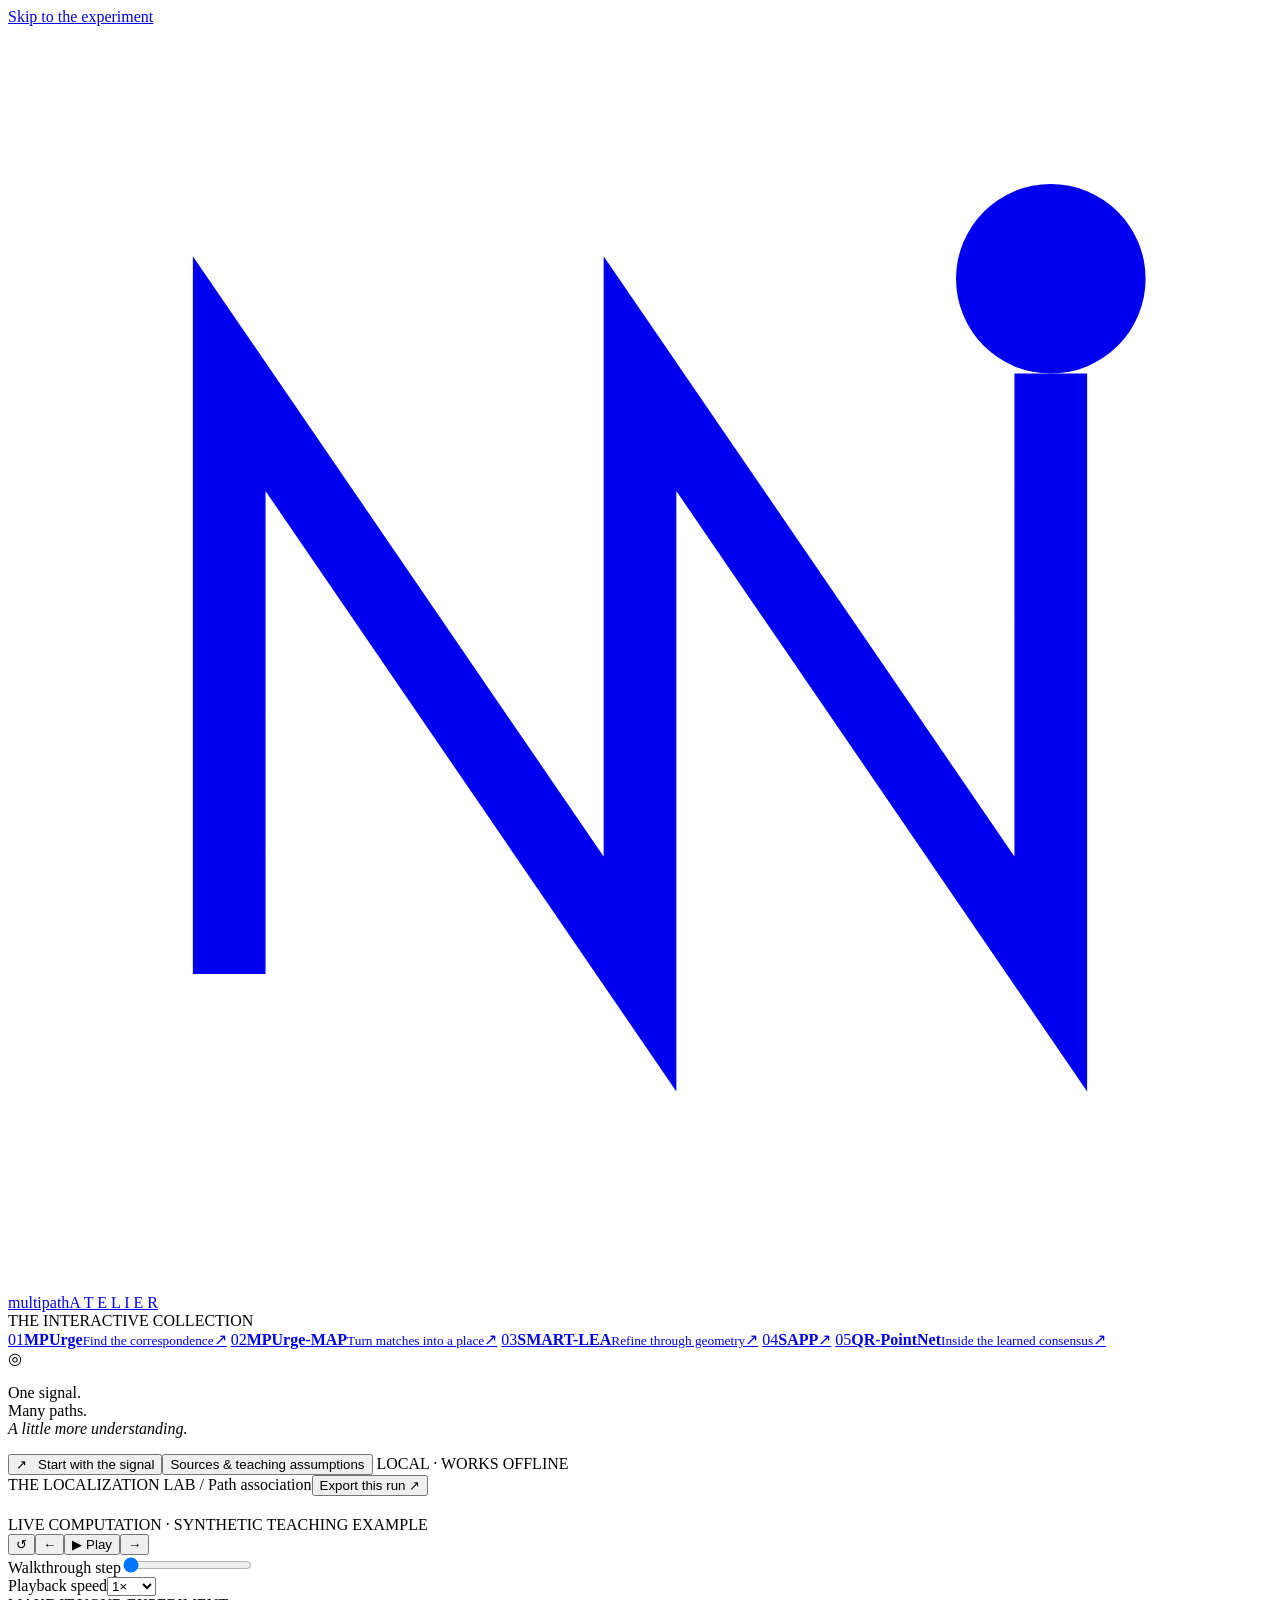
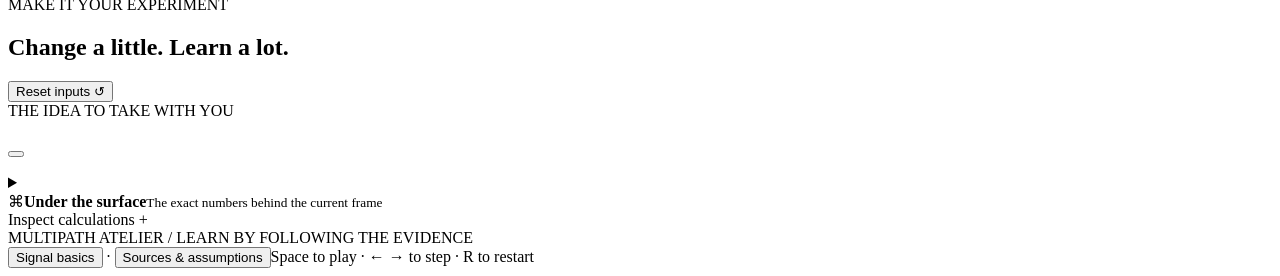
<file: src/template.html>
<!DOCTYPE html>
<html lang="en">
<head>
<meta charset="utf-8"><meta name="viewport" content="width=device-width,initial-scale=1">
<meta name="description" content="Explore MPUrge, MPUrge-MAP, SMART-LEA and SAPP, plus a component diagram of QR-PointNet's query-reference localization.">
<title>Multipath Atelier — an interactive localization lab</title>
<style>/*__STYLE__*/
/*__QR_STYLE__*/</style>
</head>
<body>
<a class="skip" href="#main">Skip to the experiment</a>
<aside class="sidebar">
  <a class="brand" href="#mpurge" aria-label="Multipath Atelier home"><svg viewBox="0 0 40 40" aria-hidden="true"><path d="M7 30V11l13 19V11l13 19V11" fill="none" stroke="currentColor" stroke-width="2.3"/><circle cx="33" cy="8" r="3" fill="currentColor"/></svg><span>multipath<span class="brand-sub">A T E L I E R</span></span></a>
  <div class="nav-label">THE INTERACTIVE COLLECTION</div>
  <nav aria-label="Algorithm lessons">
    <a href="#mpurge" data-lesson="mpurge"><span class="nav-number">01</span><span><b>MPUrge</b><small>Find the correspondence</small></span><span class="nav-arrow">↗</span></a>
    <a href="#map" data-lesson="map"><span class="nav-number">02</span><span><b>MPUrge-MAP</b><small>Turn matches into a place</small></span><span class="nav-arrow">↗</span></a>
    <a href="#smart" data-lesson="smart"><span class="nav-number">03</span><span><b>SMART-LEA</b><small>Refine through geometry</small></span><span class="nav-arrow">↗</span></a>
    <a href="#sapp" data-lesson="sapp"><span class="nav-number">04</span><span><b>SAPP</b></span><span class="nav-arrow">↗</span></a>
    <a href="#qr" data-lesson="qr"><span class="nav-number">05</span><span><b>QR-PointNet</b><small>Inside the learned consensus</small></span><span class="nav-arrow">↗</span></a>
  </nav>
  <div class="sidebar-note"><span class="mini-orbit" aria-hidden="true">◎</span><p>One signal.<br>Many paths.<br><em>A little more understanding.</em></p></div>
  <div class="sidebar-bottom"><button id="fundamentals" class="text-button">↗ &nbsp; Start with the signal</button><button id="about" class="text-button">Sources & teaching assumptions</button><span class="offline"><i></i> LOCAL · WORKS OFFLINE</span></div>
</aside>
<main id="main">
  <header class="topbar"><span>THE LOCALIZATION LAB <span class="slash">/</span> <span id="breadcrumb">Path association</span></span><button id="export" class="text-button">Export this run <span aria-hidden="true">↗</span></button></header>
  <section class="intro"><div><div class="eyebrow" id="eyebrow"></div><h1 id="title"></h1><p id="subtitle"></p></div><div class="chapter-index" id="chapterIndex" aria-hidden="true"></div></section>
  <div class="lesson-meta"><span id="inputSummary"></span><button id="methodMap" class="text-button" hidden>SAPP method map ↗</button><span id="teachingTag" class="teaching-tag">LIVE COMPUTATION <span>·</span> SYNTHETIC TEACHING EXAMPLE</span></div>
  <section class="workspace" aria-label="Interactive algorithm walkthrough">
    <div id="phases" class="phases" aria-label="Algorithm phases"></div>
    <div class="stage-layout">
      <div class="visual-panel"><div class="scene-header"><span id="sceneTitle"></span><div id="sceneTools" class="scene-tools" hidden></div><span id="sceneMeta" class="mono"></span></div><div id="scene" class="scene"></div><div id="selectionSummary" class="selection-summary" aria-live="polite"></div><div class="scene-footer"><div id="legend" class="legend"></div><span id="sceneHint"></span></div></div>
      <aside class="explanation" tabindex="0" aria-label="Current step explanation"><div class="step-kicker"><span id="phaseName"></span><span id="stepCounter"></span></div><div id="explanationContent" aria-live="polite" aria-atomic="true"></div><div id="prediction" class="prediction"></div></aside>
      <div id="explanationScrollHint" class="explanation-scroll-hint" aria-hidden="true" hidden>Scroll for the explanation & symbols ↓</div>
    </div>
    <div class="transport"><button id="restart" class="icon-button" aria-label="Restart walkthrough" title="Restart">↺</button><button id="previous" class="icon-button" aria-label="Previous step" title="Previous step (left arrow)">←</button><button id="play" class="play-button" aria-label="Play animation"><span aria-hidden="true">▶</span> Play</button><button id="next" class="icon-button" aria-label="Next step" title="Next step (right arrow)">→</button><div class="scrubber"><label class="sr-only" for="timeline">Walkthrough step</label><input id="timeline" type="range" min="0" max="10" value="0"><span id="timelineLabel" class="mono"></span></div><label class="speed-label"><span class="sr-only">Playback speed</span><select id="speed"><option value="4000">0.5×</option><option value="2200" selected>1×</option><option value="1100">2×</option></select></label></div>
  </section>
  <section id="sappOverview" class="method-overview" aria-label="SAPP method overview" hidden></section>
  <div class="below-grid">
    <section class="experiment panel"><div class="section-heading"><div><span class="eyebrow">MAKE IT YOUR EXPERIMENT</span><h2>Change a little. Learn a lot.</h2></div><button id="resetInputs" class="text-button">Reset inputs ↺</button></div><div id="controls"></div><div id="inputError" role="alert"></div><div class="experiment-note" id="experimentNote"></div></section>
    <section class="insight panel"><span class="eyebrow">THE IDEA TO TAKE WITH YOU</span><h2 id="takeawayTitle"></h2><p id="takeawayText"></p><button id="challenge" class="challenge-button"></button><p class="challenge-result" id="challengeResult" aria-live="polite"></p></section>
  </div>
  <details id="inspector" class="inspector"><summary><div><span class="inspector-icon">⌘</span><span><b>Under the surface</b><small>The exact numbers behind the current frame</small></span></div><span class="details-toggle">Inspect calculations <span aria-hidden="true">+</span></span></summary><div id="numerical" class="numerical"></div></details>
  <!--__QR__-->
  <footer><span>MULTIPATH ATELIER <span class="slash">/</span> LEARN BY FOLLOWING THE EVIDENCE<br><button id="basicsFooter" class="text-button">Signal basics</button> · <button id="aboutFooter" class="text-button">Sources & assumptions</button></span><span id="playbackHelp">Space to play · ← → to step · R to restart</span></footer>
</main>
<dialog id="modal"><div class="dialog-top"><span class="eyebrow">FIELD NOTES</span><button id="closeModal" class="icon-button" aria-label="Close dialog">×</button></div><div id="modalContent"></div></dialog>
<div id="toast" class="toast" role="status"></div>
<noscript>This interactive laboratory needs JavaScript enabled. All calculations run locally in your browser.</noscript>
<script>const LAB_DATA = /*__DATA__*/;</script>
<script>/*__ENGINE__*/</script>
<script>/*__APP__*/</script>
</body>
</html>
</file>
